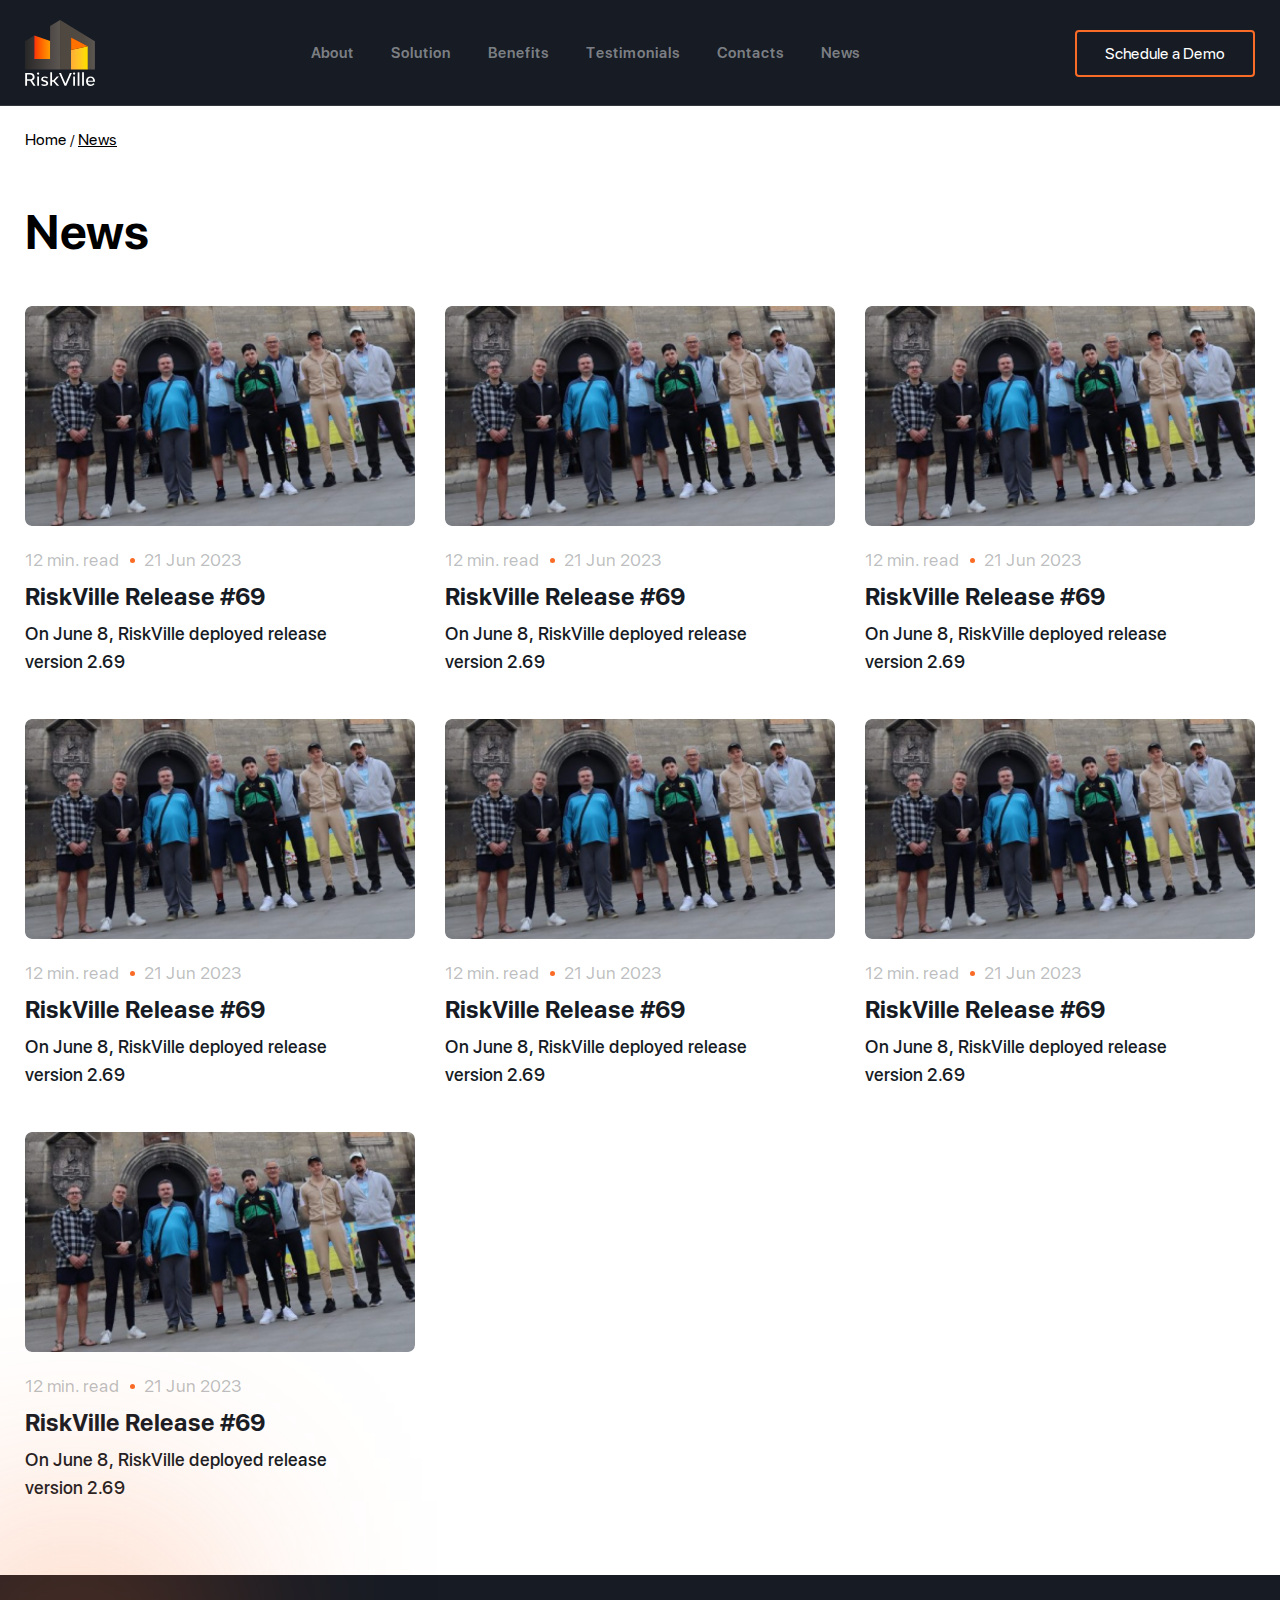
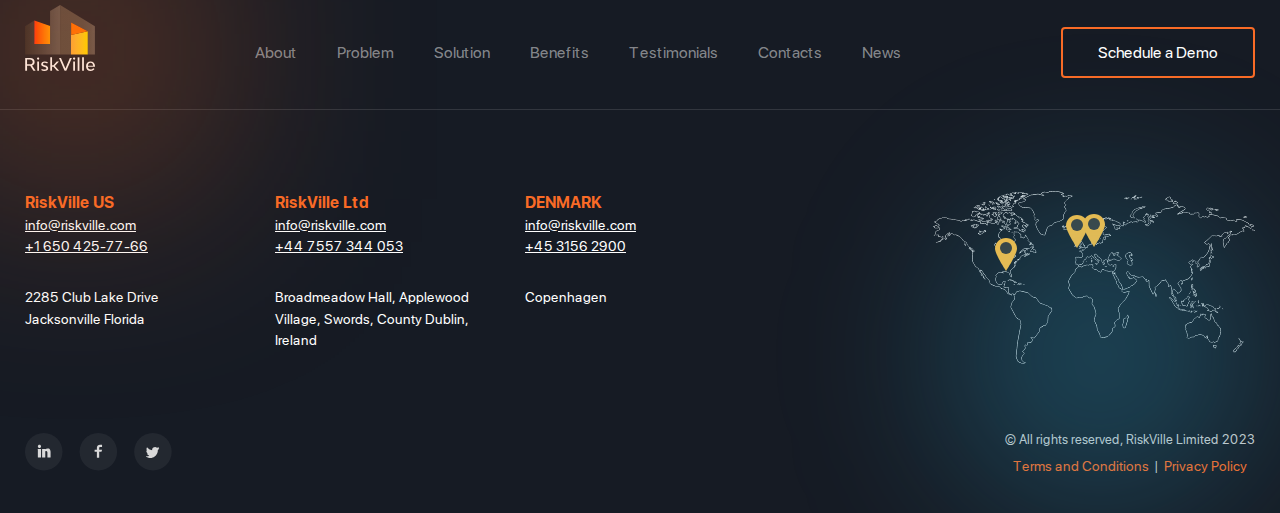
<file: news.html>
<!DOCTYPE html>
<html lang="en">

<head>
	<title>RiskVille</title>
	<meta charset="UTF-8">
	<meta name="format-detection" content="telephone=no">
	<!-- <style>body{opacity: 0;}</style> -->
	<link rel="stylesheet" href="css/style.min.css?_v=20230725163559">
	<link rel="shortcut icon" href="favicon.ico">
	<!-- <meta name="robots" content="noindex, nofollow"> -->
	<link rel="stylesheet" href="https://cdn.jsdelivr.net/npm/swiper@10/swiper-bundle.min.css?_v=20230725163559" />
	<meta name="viewport" content="width=device-width, initial-scale=1.0">
</head>

<body>
	<div id="loader">
		<div class="loader">
			<img src="img/logo.svg" alt="">
		</div>
	</div>
	<div class="wrapper" id="content">
		<header class="header header-news">
			<div class="header__container">
				<div class="header__logo">
					<a href="index.html">
						<img src="img/logo.svg" alt="logo">
					</a>
				</div>
				<div class="header__menu menu">
					<nav class="menu__body">
						<ul class="menu__list">
							<li class="menu__item">
								<a data-goto-header data-goto=".about" href="#about" class="menu__link">
									About
								</a>
							</li>
							<li class="menu__item">
								<a data-goto-header data-goto=".features" href="features" class="menu__link">
									Solution
								</a>
							</li>
							<li class="menu__item">
								<a data-goto-header data-goto=".benefits" href="#benefits" class="menu__link">
									Benefits
								</a>
							</li>
							<li class="menu__item">
								<a data-goto-header data-goto=".why-riskVille" href="#why-riskVille" class="menu__link">
									Testimonials
								</a>
							</li>
							<li class="menu__item">
								<a data-goto-header data-goto=".contacts" href="#contacts" class="menu__link">
									Contacts
								</a>
							</li>
							<li class="menu__item">
								<a href="news.html" class="menu__link">News</a>
							</li>
						</ul>
					</nav>
				</div>
				<a class="menu__button" data-goto-header data-goto=".contacts-page" href="#contacts">
					Schedule a Demo
				</a>
				<button type="button" class="menu__icon icon-menu"><span></span></button>
			</div>
		</header>
		<main class="page-news">
			<div class="page-news__container">
				<div class="page-news__name-location">
					<a href="index.html"> Home</a> / <a href="news.html"> News</a>
				</div>
				<h3 class="page-news__title">News</h3>
				<div class="page-news__items">
					<a href="read-more.html" class="page-news__item item-news">
						<div class="item-news__img" style="background-image: url('img/news.png')">
						</div>
						<div class="item-news__date">
							<span>12 min. read</span> <span>21 Jun 2023</span>
						</div>
						<h3 class="item-news__title">RiskVille release #69</h3>
						<p class="item-news__info">On June 8, RiskVille deployed release version 2.69</p>
					</a>
					<a href="read-more.html" class="page-news__item item-news">
						<div class="item-news__img" style="background-image: url('img/news.png')">
						</div>
						<div class="item-news__date">
							<span>12 min. read</span> <span>21 Jun 2023</span>
						</div>
						<h3 class="item-news__title">RiskVille release #69</h3>
						<p class="item-news__info">On June 8, RiskVille deployed release version 2.69</p>
					</a>
					<a href="read-more.html" class="page-news__item item-news">
						<div class="item-news__img" style="background-image: url('img/news.png')">
						</div>
						<div class="item-news__date">
							<span>12 min. read</span> <span>21 Jun 2023</span>
						</div>
						<h3 class="item-news__title">RiskVille release #69</h3>
						<p class="item-news__info">On June 8, RiskVille deployed release version 2.69</p>
					</a>
					<a href="read-more.html" class="page-news__item item-news">
						<div class="item-news__img" style="background-image: url('img/news.png')">
						</div>
						<div class="item-news__date">
							<span>12 min. read</span> <span>21 Jun 2023</span>
						</div>
						<h3 class="item-news__title">RiskVille release #69</h3>
						<p class="item-news__info">On June 8, RiskVille deployed release version 2.69</p>
					</a>
					<a href="read-more.html" class="page-news__item item-news">
						<div class="item-news__img" style="background-image: url('img/news.png')">
						</div>
						<div class="item-news__date">
							<span>12 min. read</span> <span>21 Jun 2023</span>
						</div>
						<h3 class="item-news__title">RiskVille release #69</h3>
						<p class="item-news__info">On June 8, RiskVille deployed release version 2.69</p>
					</a>
					<a href="read-more.html" class="page-news__item item-news">
						<div class="item-news__img" style="background-image: url('img/news.png')">
						</div>
						<div class="item-news__date">
							<span>12 min. read</span> <span>21 Jun 2023</span>
						</div>
						<h3 class="item-news__title">RiskVille release #69</h3>
						<p class="item-news__info">On June 8, RiskVille deployed release version 2.69</p>
					</a>
					<a href="read-more.html" class="page-news__item item-news">
						<div class="item-news__img" style="background-image: url('img/news.png')">
						</div>
						<div class="item-news__date">
							<span>12 min. read</span> <span>21 Jun 2023</span>
						</div>
						<h3 class="item-news__title">RiskVille release #69</h3>
						<p class="item-news__info">On June 8, RiskVille deployed release version 2.69</p>
					</a>
				</div>
			</div>
		</main>
		<footer class="footer">
			<div class="footer__container">
				<div class="footer__top ">
					<div class="footer__logo">
						<a href="" data-goto-header data-goto=".header__full-screen">
							<img src="img/logo.svg" alt="logo">
						</a>
					</div>
					<div class="footer__menu menu-footer">
						<div class="menu-footer__body">
							<ul class="menu-footer__list">
								<li class="menu-footer__item">
									<a data-goto-header data-goto=".about" href="#about" class="menu-footer__link">
										About
									</a>
								</li>
								<li class="menu-footer__item">
									<a data-goto-header data-goto=".problem" href="#about" class="menu-footer__link">
										Problem
									</a>
								</li>
								<li class="menu-footer__item">
									<a data-goto-header data-goto=".features" href="" class="menu-footer__link">
										Solution
									</a>
								</li>
								<li class="menu-footer__item">
									<a data-goto-header data-goto=".benefits" href="#benefits" class="menu-footer__link">
										Benefits
									</a>
								</li>
								<li class="menu-footer__item">
									<a data-goto-header data-goto=".why-riskVille" class="menu-footer__link" href="#why-riskVille">
										Testimonials
									</a>
								</li>
								<li class="menu-footer__item">
									<a data-goto-header data-goto=".contacts" class="menu-footer__link" href="#contacts">
										Contacts
									</a>
								</li>
								<li class="menu-footer__item">
									<a href="news.html" class="menu-footer__link">
										News
									</a>
								</li>
							</ul>
							<ul class="menu-footer__list2">
								<div class="menu-footer__item2">
									<a class="menu-footer__link" data-goto-header data-goto=".about" href="">About</a>
									<a class="menu-footer__link" data-goto-header data-goto=".features" href="">Solution</a>
									<a class="menu-footer__link" data-goto-header data-goto=".benefits" href="">Benefits</a>
								</div>
								<div class="menu-footer__item2">
									<a class="menu-footer__link" data-goto-header data-goto=".why-riskVille" href="">Testimonials</a>
									<a class="menu-footer__link" data-goto-header data-goto=".contacts" href="">Contacts</a>
									<a class="menu-footer__link" href="#news.html">News</a>
								</div>
							</ul>
						</div>
					</div>
					<div class="footer-page__button">
						<a href="#contacts" data-goto-header data-goto=".contacts" class="footer-page__btn btn-footer">Schedule
							a Demo</a>
					</div>
				</div>
				<div class="footer-bottom">
					<div class="footer-bottom__items">
						<div class="footer-bottom__item item-footer">
							<div class="item-footer__country">
								<span>RiskVille US</span>
							</div>
							<div class="item-footer__email">
								<a href="#">info@riskville.com</a>
							</div>
							<div class="item-footer__phone">
								<a href="tell:+16504257766">+1 650 425-77-66</a>
							</div>
							<div class="item-footer__text">
								<p>
									2285 Club Lake Drive Jacksonville Florida
								</p>
							</div>
						</div>
						<div class="footer-bottom__item item-footer">
							<div class="item-footer__country">
								<span> RiskVille Ltd</span>
							</div>
							<div class="item-footer__email">
								<a href="info@ riskville.com">info@riskville.com</a>
							</div>
							<div class="item-footer__phone">
								<a href="tell:+447557344053">+44 7557 344 053</a>
							</div>
							<div class="item-footer__text">
								<p>
									Broadmeadow Hall, Applewood Village, Swords, County Dublin, Ireland
								</p>
							</div>
						</div>
						<div class="footer-bottom__item item-footer">
							<div class="item-footer__country">
								<span>DENMARK</span>
							</div>
							<div class="item-footer__email">
								<a href="#">info@riskville.com</a>
							</div>
							<div class="item-footer__phone">
								<a href="tell:+4531562900">+45 3156 2900</a>
							</div>
							<div class="item-footer__text">
								<p>
									Copenhagen
								</p>
							</div>
						</div>
					</div>
					<div class="footer-bottom__map">
						<img src="img/footer-map.svg" alt="">
					</div>
				</div>
				<div class="footer-social">
					<div class="footer-social__icon">
						<a href=""><img src="img/linkedin.svg" alt=""></a>
						<a href=""><img src="img/facebook.svg" alt=""></a>
						<a href=""><img src="img/twitter.svg" alt=""></a>
					</div>
					<div class="footer-social__subtitle">
						<h3>© All rights reserved, RiskVille Limited 2023</h3>
						<div class="footer-social__links">
							<a href="terms-of-use.html">Terms and Conditions</a>
							<span>|</span>
							<a href="privacy-polycy.html">Privacy Policy</a>
						</div>
					</div>
				</div>
			</div>
			<div class="footer__dots1" data-prlx-mouse data-prlx-a="20" data-prlx-cx="10" data-prlx-cy="10" data-prlx-dxr></div>
			<div class="footer__dots2"></div>
		</footer>


	</div>
	<script src="js/app.min.js?_v=20230725163559"></script>
</body>

</html>
</file>
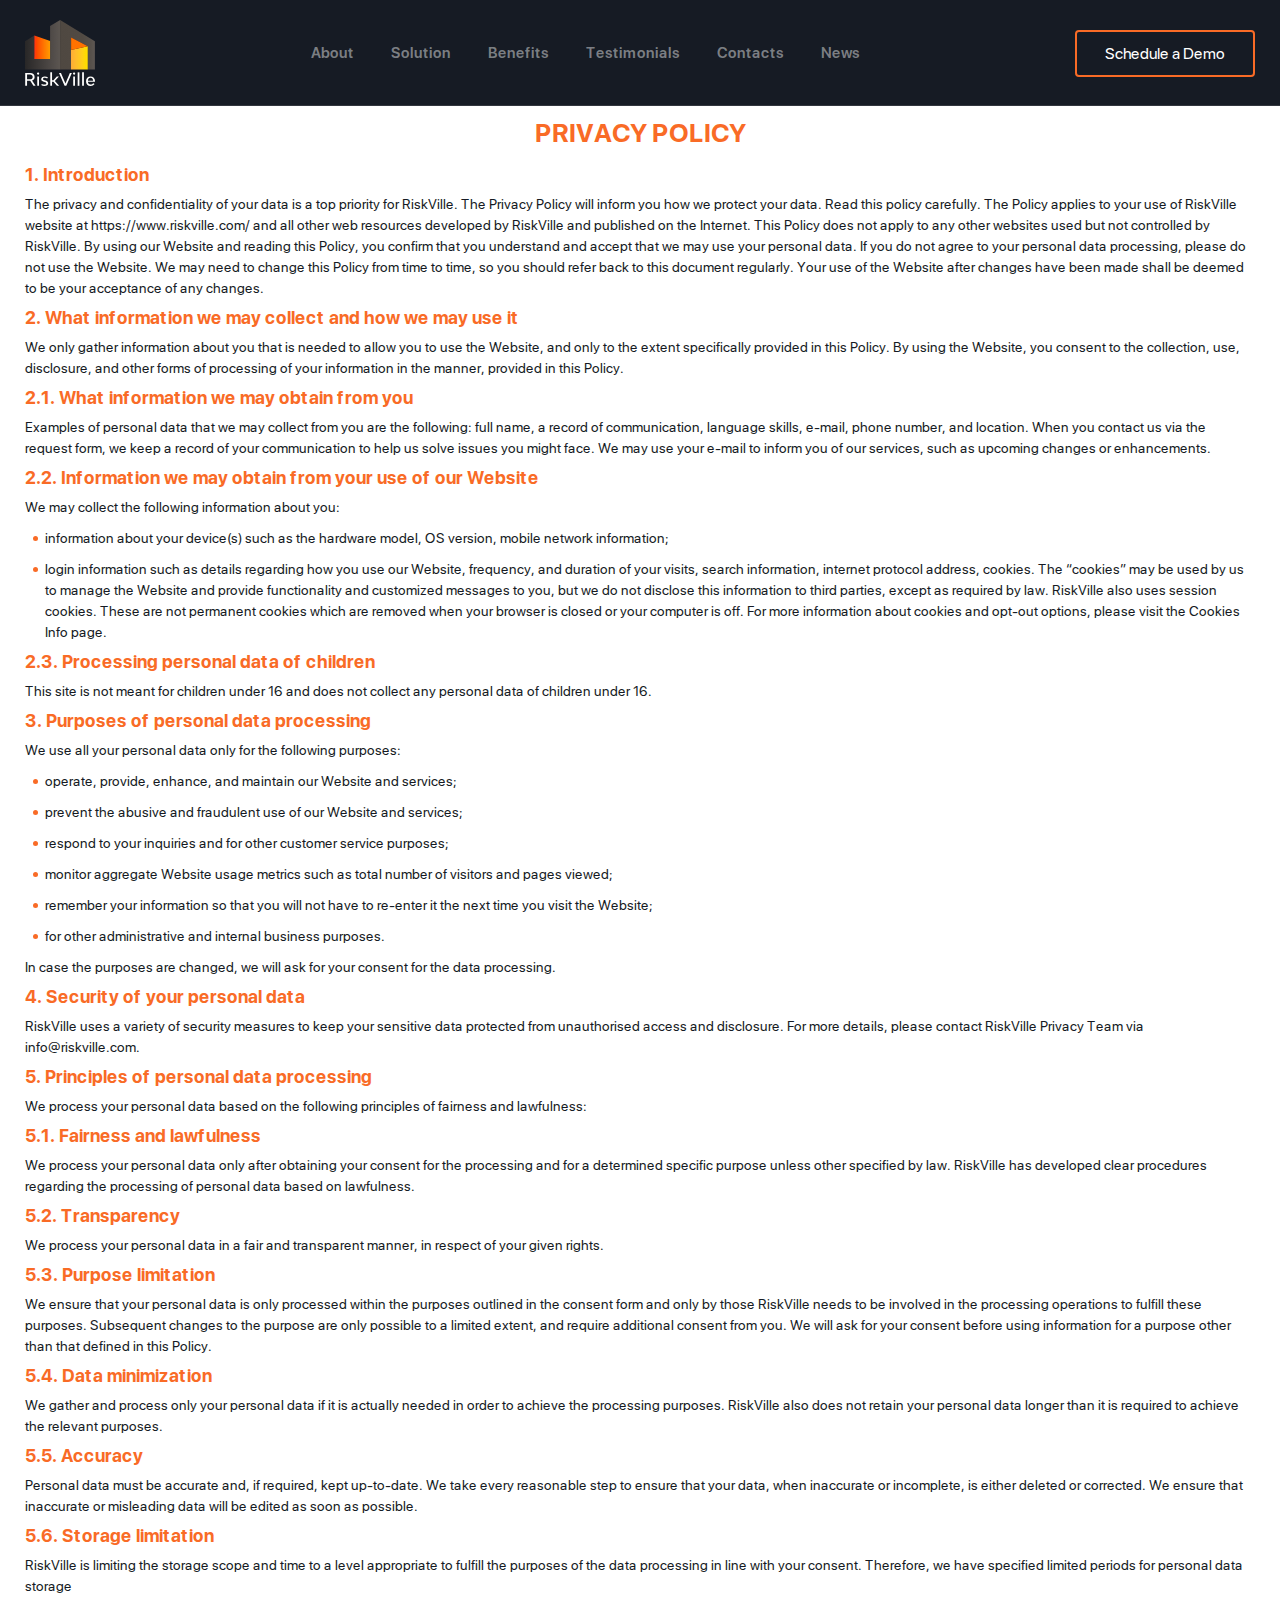
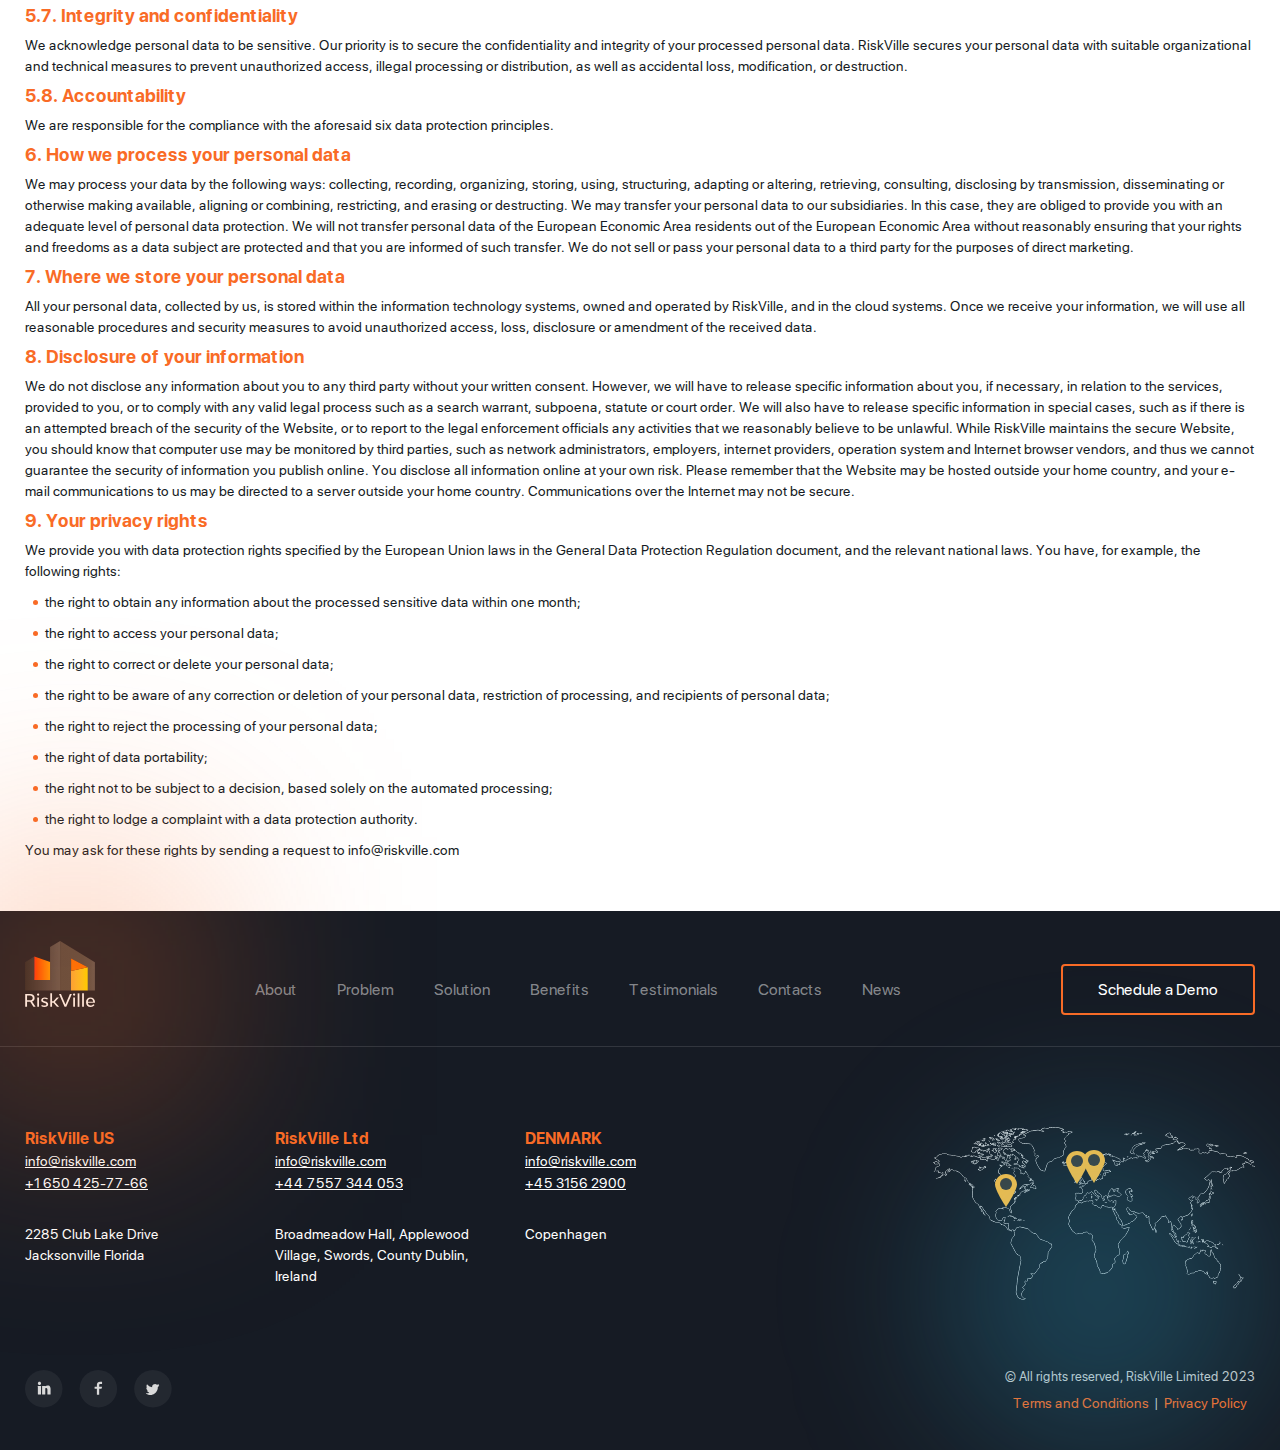
<file: privacy-polycy.html>
<!DOCTYPE html>
<html lang="en">

<head>
	<title>RiskVille</title>
	<meta charset="UTF-8">
	<meta name="format-detection" content="telephone=no">
	<!-- <style>body{opacity: 0;}</style> -->
	<link rel="stylesheet" href="css/style.min.css?_v=20230725163559">
	<link rel="shortcut icon" href="favicon.ico">
	<!-- <meta name="robots" content="noindex, nofollow"> -->
	<link rel="stylesheet" href="https://cdn.jsdelivr.net/npm/swiper@10/swiper-bundle.min.css?_v=20230725163559" />
	<meta name="viewport" content="width=device-width, initial-scale=1.0">
</head>

<body>
	<div id="loader">
		<div class="loader">
			<img src="img/logo.svg" alt="">
		</div>
	</div>
	<div class="wrapper" id="content">
		<header class="header header-news">
			<div class="header__container">
				<div class="header__logo">
					<a href="index.html">
						<img src="img/logo.svg" alt="logo">
					</a>
				</div>
				<div class="header__menu menu">
					<nav class="menu__body">
						<ul class="menu__list">
							<li class="menu__item">
								<a data-goto-header data-goto=".about" href="#about" class="menu__link">
									About
								</a>
							</li>
							<li class="menu__item">
								<a data-goto-header data-goto=".features" href="features" class="menu__link">
									Solution
								</a>
							</li>
							<li class="menu__item">
								<a data-goto-header data-goto=".benefits" href="#benefits" class="menu__link">
									Benefits
								</a>
							</li>
							<li class="menu__item">
								<a data-goto-header data-goto=".why-riskVille" href="#why-riskVille" class="menu__link">
									Testimonials
								</a>
							</li>
							<li class="menu__item">
								<a data-goto-header data-goto=".contacts" href="#contacts" class="menu__link">
									Contacts
								</a>
							</li>
							<li class="menu__item">
								<a href="news.html" class="menu__link">News</a>
							</li>
						</ul>
					</nav>
				</div>
				<a class="menu__button" data-goto-header data-goto=".contacts-page" href="#contacts">
					Schedule a Demo
				</a>
				<button type="button" class="menu__icon icon-menu"><span></span></button>
			</div>
		</header>
		<main class="privacy-policy__page">
			<div class="privacy-policy__container">
				<h2 class="privacy-policy__heading-main">
					PRIVACY POLICY
				</h2>
				<h3 class="privacy-policy__heading">
					1. Introduction
				</h3>
				<p>
					The privacy and confidentiality of your data is a top priority for RiskVille. The Privacy Policy will
					inform you how we protect your data. Read this policy carefully. The Policy applies to your use of
					RiskVille website at https://www.riskville.com/ and all other web resources developed by RiskVille and
					published on the Internet. This Policy does not apply to any other websites used but not controlled by
					RiskVille. By using our Website and reading this Policy, you confirm that you understand and accept that
					we may use your personal data. If you do not agree to your personal data processing, please do not use
					the Website. We may need to change this Policy from time to time, so you should refer back to this
					document regularly. Your use of the Website after changes have been made shall be deemed to be your
					acceptance of any changes.
				</p>
				<h3 class="privacy-policy__heading">
					2. What information we may collect and how we may use it
				</h3>
				<p>
					We only gather information about you that is needed to allow you to use the Website, and only to the
					extent specifically provided in this Policy. By using the Website, you consent to the collection, use,
					disclosure, and other forms of processing of your information in the manner, provided in this Policy.
				</p>
				<h3 class="privacy-policy__heading">
					2.1. What information we may obtain from you
				</h3>
				<p>
					Examples of personal data that we may collect from you are the following: full name, a record of
					communication, language skills, e-mail, phone number, and location.

					When you contact us via the request form, we keep a record of your communication to help us solve issues
					you might face. We may use your e-mail to inform you of our services, such as upcoming changes or
					enhancements.
				</p>
				<div class="privacy-policy__list">
					<h3 class="privacy-policy__heading">
						2.2. Information we may obtain from your use of our Website
					</h3>
					<p>
						We may collect the following information about you:
					</p>
					<ul>
						<li>
							information about your device(s) such as the hardware model, OS version, mobile network
							information;
						</li>
						<li>
							login information such as details regarding how you use our Website, frequency, and duration of
							your visits, search information, internet protocol address, cookies. The “cookies” may be used
							by us to manage the Website and provide functionality and customized messages to you, but we do
							not disclose this information to third parties, except as required by law. RiskVille also uses
							session cookies. These are not permanent cookies which are removed when your browser is closed
							or your computer is off. For more information about cookies and opt-out options, please visit
							the Cookies Info page.
						</li>
					</ul>
				</div>
				<h3 class="privacy-policy__heading">
					2.3. Processing personal data of children
				</h3>
				<p>
					This site is not meant for children under 16 and does not collect any personal data of children under
					16.
				</p>
				<div class="privacy-policy__list">
					<h3 class="privacy-policy__heading">
						3. Purposes of personal data processing
					</h3>
					<p>
						We use all your personal data only for the following purposes:
					</p>
					<ul>
						<li>
							operate, provide, enhance, and maintain our Website and services;
						</li>
						<li>
							prevent the abusive and fraudulent use of our Website and services;
						</li>
						<li>
							respond to your inquiries and for other customer service purposes;
						</li>
						<li>
							monitor aggregate Website usage metrics such as total number of visitors and pages viewed;
						</li>
						<li>
							remember your information so that you will not have to re-enter it the next time you visit the
							Website;
						</li>
						<li>
							for other administrative and internal business purposes.
						</li>
					</ul>
					<p>
						In case the purposes are changed, we will ask for your consent for the data processing.
					</p>
				</div>
				<h3 class="privacy-policy__heading">
					4. Security of your personal data
				</h3>
				<p>
					RiskVille uses a variety of security measures to keep your sensitive data protected from unauthorised
					access and disclosure. For more details, please contact RiskVille Privacy Team via info@riskville.com.
				</p>
				<h3 class="privacy-policy__heading">
					5. Principles of personal data processing
				</h3>
				<p>
					We process your personal data based on the following principles of fairness and lawfulness:
				</p>
				<h3 class="privacy-policy__heading">
					5.1. Fairness and lawfulness
				</h3>
				<p>
					We process your personal data only after obtaining your consent for the processing and for a determined
					specific purpose unless other specified by law. RiskVille has developed clear procedures regarding the
					processing of personal data based on lawfulness.
				</p>
				<h3 class="privacy-policy__heading">
					5.2. Transparency
				</h3>
				<p>
					We process your personal data in a fair and transparent manner, in respect of your given rights.
				</p>
				<h3 class="privacy-policy__heading">
					5.3. Purpose limitation
				</h3>
				<p>
					We ensure that your personal data is only processed within the purposes outlined in the consent form and
					only by those RiskVille needs to be involved in the processing operations to fulfill these purposes.
					Subsequent changes to the purpose are only possible to a limited extent, and require additional consent
					from you.

					We will ask for your consent before using information for a purpose other than that defined in this
					Policy.
				</p>
				<h3 class="privacy-policy__heading">
					5.4. Data minimization
				</h3>
				<p>
					We gather and process only your personal data if it is actually needed in order to achieve the
					processing purposes. RiskVille also does not retain your personal data longer than it is required to
					achieve the relevant purposes.
				</p>
				<h3 class="privacy-policy__heading">
					5.5. Accuracy
				</h3>
				<p>
					Personal data must be accurate and, if required, kept up-to-date. We take every reasonable step to
					ensure that your data, when inaccurate or incomplete, is either deleted or corrected. We ensure that
					inaccurate or misleading data will be edited as soon as possible.
				</p>
				<h3 class="privacy-policy__heading">
					5.6. Storage limitation
				</h3>
				<p>
					RiskVille is limiting the storage scope and time to a level appropriate to fulfill the purposes of the
					data processing in line with your consent. Therefore, we have specified limited periods for personal
					data storage
				</p>
				<h3 class="privacy-policy__heading">
					5.7. Integrity and confidentiality
				</h3>
				<p>
					We acknowledge personal data to be sensitive. Our priority is to secure the confidentiality and
					integrity of your processed personal data. RiskVille secures your personal data with suitable
					organizational and technical measures to prevent unauthorized access, illegal processing or
					distribution, as well as accidental loss, modification, or destruction.
				</p>
				<h3 class="privacy-policy__heading">
					5.8. Accountability

				</h3>
				<p>
					We are responsible for the compliance with the aforesaid six data protection principles.
				</p>
				<h3 class="privacy-policy__heading">
					6. How we process your personal data
				</h3>
				<p>
					We may process your data by the following ways: collecting, recording, organizing, storing, using,
					structuring, adapting or altering, retrieving, consulting, disclosing by transmission, disseminating or
					otherwise making available, aligning or combining, restricting, and erasing or destructing. We may
					transfer your personal data to our subsidiaries. In this case, they are obliged to provide you with an
					adequate level of personal data protection. We will not transfer personal data of the European Economic
					Area residents out of the European Economic Area without reasonably ensuring that your rights and
					freedoms as a data subject are protected and that you are informed of such transfer. We do not sell or
					pass your personal data to a third party for the purposes of direct marketing.
				</p>
				<h3 class="privacy-policy__heading">
					7. Where we store your personal data
				</h3>
				<p>
					All your personal data, collected by us, is stored within the information technology systems, owned and
					operated by RiskVille, and in the cloud systems. Once we receive your information, we will use all
					reasonable procedures and security measures to avoid unauthorized access, loss, disclosure or amendment
					of the received data.
				</p>
				<h3 class="privacy-policy__heading">
					8. Disclosure of your information
				</h3>
				<p>
					We do not disclose any information about you to any third party without your written consent. However,
					we will have to release specific information about you, if necessary, in relation to the services,
					provided to you, or to comply with any valid legal process such as a search warrant, subpoena, statute
					or court order. We will also have to release specific information in special cases, such as if there is
					an attempted breach of the security of the Website, or to report to the legal enforcement officials any
					activities that we reasonably believe to be unlawful. While RiskVille maintains the secure Website, you
					should know that computer use may be monitored by third parties, such as network administrators,
					employers, internet providers, operation system and Internet browser vendors, and thus we cannot
					guarantee the security of information you publish online. You disclose all information online at your
					own risk. Please remember that the Website may be hosted outside your home country, and your e-mail
					communications to us may be directed to a server outside your home country. Communications over the
					Internet may not be secure.
				</p>
				<div class="privacy-policy__list">
					<h3 class="privacy-policy__heading">
						9. Your privacy rights
					</h3>
					<p>
						We provide you with data protection rights specified by the European Union laws in the General Data
						Protection Regulation document, and the relevant national laws. You have, for example, the following
						rights:
					</p>
					<ul>
						<li>
							the right to obtain any information about the processed sensitive data within one month;
						</li>
						<li>
							the right to access your personal data;
						</li>
						<li>
							the right to correct or delete your personal data;
						</li>
						<li>
							the right to be aware of any correction or deletion of your personal data, restriction of
							processing, and recipients of personal data;
						</li>
						<li>
							the right to reject the processing of your personal data;
						</li>
						<li>
							the right of data portability;
						</li>
						<li>
							the right not to be subject to a decision, based solely on the automated processing;
						</li>
						<li>
							the right to lodge a complaint with a data protection authority.
						</li>
					</ul>
					<p>
						You may ask for these rights by sending a request to <a href="#">info@riskville.com</a>
					</p>
				</div>
			</div>
		</main>
		<footer class="footer">
			<div class="footer__container">
				<div class="footer__top ">
					<div class="footer__logo">
						<a href="" data-goto-header data-goto=".header__full-screen">
							<img src="img/logo.svg" alt="logo">
						</a>
					</div>
					<div class="footer__menu menu-footer">
						<div class="menu-footer__body">
							<ul class="menu-footer__list">
								<li class="menu-footer__item">
									<a data-goto-header data-goto=".about" href="#about" class="menu-footer__link">
										About
									</a>
								</li>
								<li class="menu-footer__item">
									<a data-goto-header data-goto=".problem" href="#about" class="menu-footer__link">
										Problem
									</a>
								</li>
								<li class="menu-footer__item">
									<a data-goto-header data-goto=".features" href="" class="menu-footer__link">
										Solution
									</a>
								</li>
								<li class="menu-footer__item">
									<a data-goto-header data-goto=".benefits" href="#benefits" class="menu-footer__link">
										Benefits
									</a>
								</li>
								<li class="menu-footer__item">
									<a data-goto-header data-goto=".why-riskVille" class="menu-footer__link" href="#why-riskVille">
										Testimonials
									</a>
								</li>
								<li class="menu-footer__item">
									<a data-goto-header data-goto=".contacts" class="menu-footer__link" href="#contacts">
										Contacts
									</a>
								</li>
								<li class="menu-footer__item">
									<a href="news.html" class="menu-footer__link">
										News
									</a>
								</li>
							</ul>
							<ul class="menu-footer__list2">
								<div class="menu-footer__item2">
									<a class="menu-footer__link" data-goto-header data-goto=".about" href="">About</a>
									<a class="menu-footer__link" data-goto-header data-goto=".features" href="">Solution</a>
									<a class="menu-footer__link" data-goto-header data-goto=".benefits" href="">Benefits</a>
								</div>
								<div class="menu-footer__item2">
									<a class="menu-footer__link" data-goto-header data-goto=".why-riskVille" href="">Testimonials</a>
									<a class="menu-footer__link" data-goto-header data-goto=".contacts" href="">Contacts</a>
									<a class="menu-footer__link" href="#news.html">News</a>
								</div>
							</ul>
						</div>
					</div>
					<div class="footer-page__button">
						<a href="#contacts" data-goto-header data-goto=".contacts" class="footer-page__btn btn-footer">Schedule
							a Demo</a>
					</div>
				</div>
				<div class="footer-bottom">
					<div class="footer-bottom__items">
						<div class="footer-bottom__item item-footer">
							<div class="item-footer__country">
								<span>RiskVille US</span>
							</div>
							<div class="item-footer__email">
								<a href="#">info@riskville.com</a>
							</div>
							<div class="item-footer__phone">
								<a href="tell:+16504257766">+1 650 425-77-66</a>
							</div>
							<div class="item-footer__text">
								<p>
									2285 Club Lake Drive Jacksonville Florida
								</p>
							</div>
						</div>
						<div class="footer-bottom__item item-footer">
							<div class="item-footer__country">
								<span> RiskVille Ltd</span>
							</div>
							<div class="item-footer__email">
								<a href="info@ riskville.com">info@riskville.com</a>
							</div>
							<div class="item-footer__phone">
								<a href="tell:+447557344053">+44 7557 344 053</a>
							</div>
							<div class="item-footer__text">
								<p>
									Broadmeadow Hall, Applewood Village, Swords, County Dublin, Ireland
								</p>
							</div>
						</div>
						<div class="footer-bottom__item item-footer">
							<div class="item-footer__country">
								<span>DENMARK</span>
							</div>
							<div class="item-footer__email">
								<a href="#">info@riskville.com</a>
							</div>
							<div class="item-footer__phone">
								<a href="tell:+4531562900">+45 3156 2900</a>
							</div>
							<div class="item-footer__text">
								<p>
									Copenhagen
								</p>
							</div>
						</div>
					</div>
					<div class="footer-bottom__map">
						<img src="img/footer-map.svg" alt="">
					</div>
				</div>
				<div class="footer-social">
					<div class="footer-social__icon">
						<a href=""><img src="img/linkedin.svg" alt=""></a>
						<a href=""><img src="img/facebook.svg" alt=""></a>
						<a href=""><img src="img/twitter.svg" alt=""></a>
					</div>
					<div class="footer-social__subtitle">
						<h3>© All rights reserved, RiskVille Limited 2023</h3>
						<div class="footer-social__links">
							<a href="terms-of-use.html">Terms and Conditions</a>
							<span>|</span>
							<a href="privacy-polycy.html">Privacy Policy</a>
						</div>
					</div>
				</div>
			</div>
			<div class="footer__dots1" data-prlx-mouse data-prlx-a="20" data-prlx-cx="10" data-prlx-cy="10" data-prlx-dxr></div>
			<div class="footer__dots2"></div>
		</footer>


	</div>
	<script src="js/app.min.js?_v=20230725163559"></script>
</body>

</html>
</file>
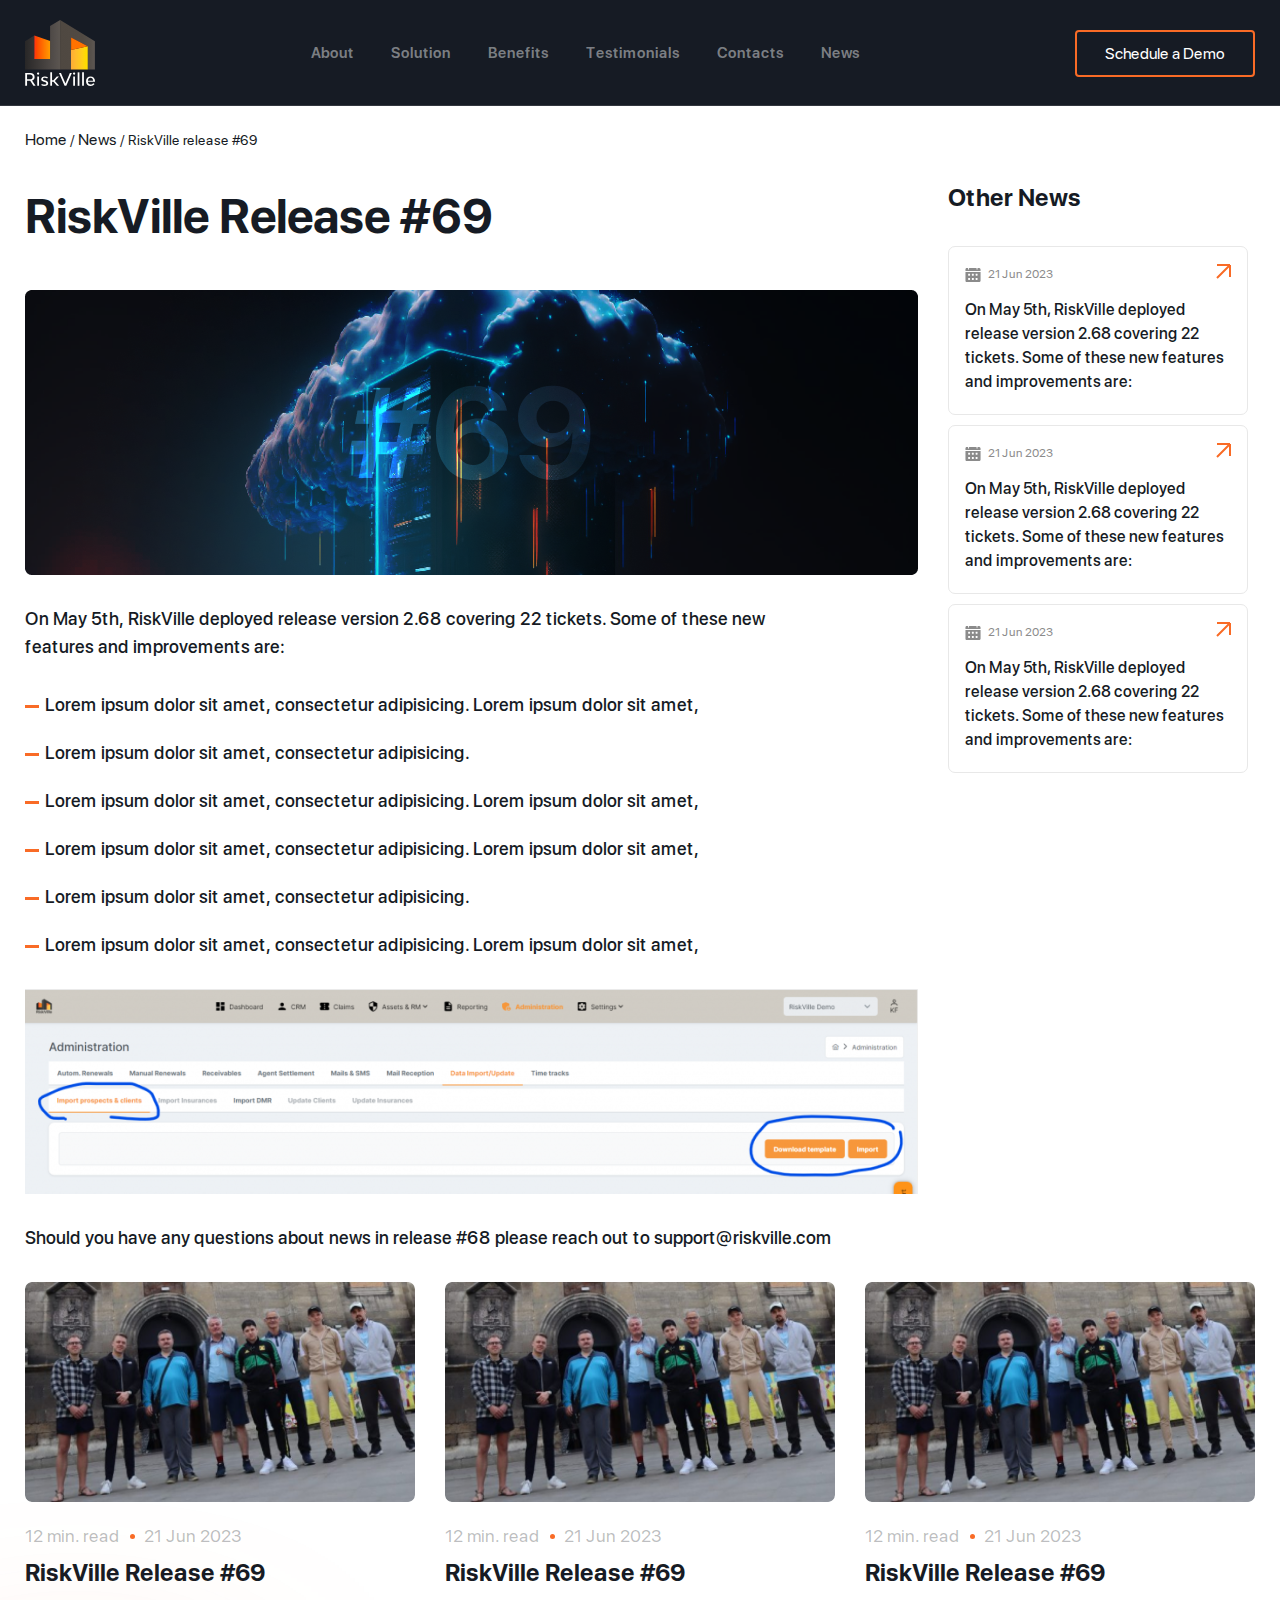
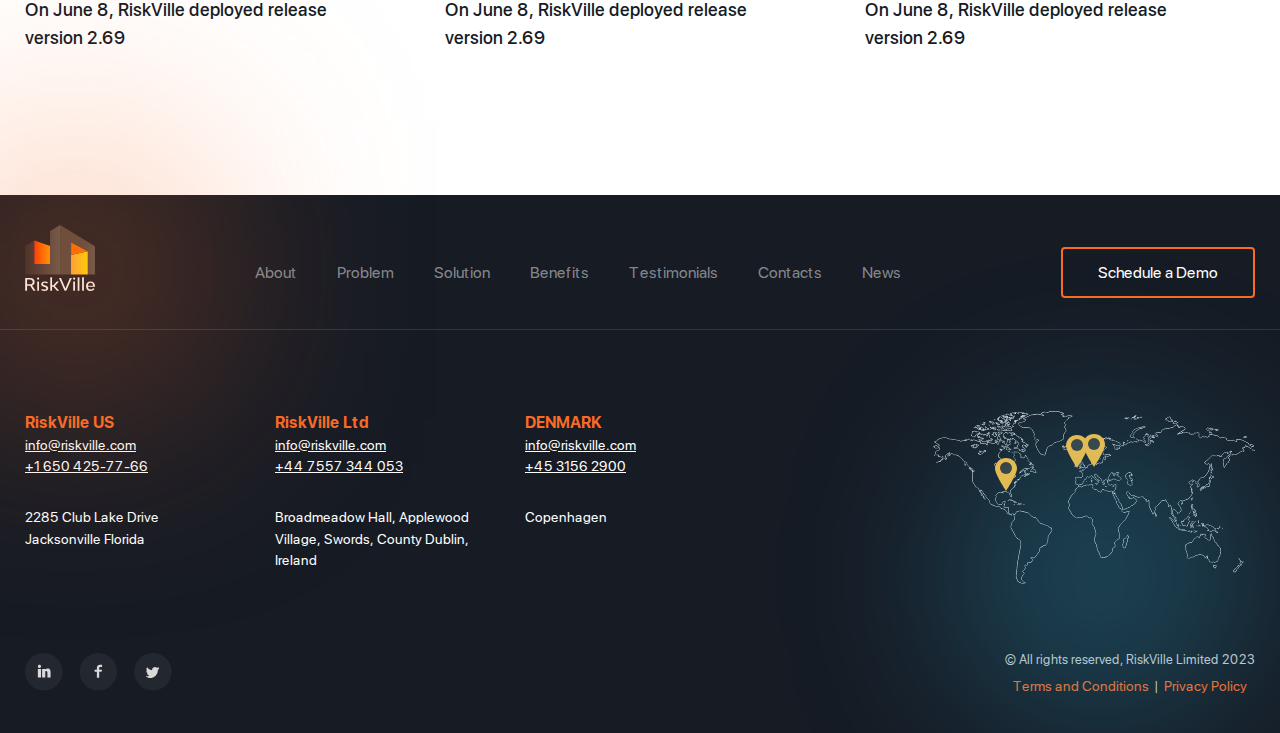
<file: read-more.html>
<!DOCTYPE html>
<html lang="en">

<head>
	<title>RiskVille</title>
	<meta charset="UTF-8">
	<meta name="format-detection" content="telephone=no">
	<!-- <style>body{opacity: 0;}</style> -->
	<link rel="stylesheet" href="css/style.min.css?_v=20230725163559">
	<link rel="shortcut icon" href="favicon.ico">
	<!-- <meta name="robots" content="noindex, nofollow"> -->
	<link rel="stylesheet" href="https://cdn.jsdelivr.net/npm/swiper@10/swiper-bundle.min.css?_v=20230725163559" />
	<meta name="viewport" content="width=device-width, initial-scale=1.0">
</head>

<body>
	<div id="loader">
		<div class="loader">
			<img src="img/logo.svg" alt="">
		</div>
	</div>
	<div class="wrapper" id="content">
		<header class="header header-news">
			<div class="header__container">
				<div class="header__logo">
					<a href="index.html">
						<img src="img/logo.svg" alt="logo">
					</a>
				</div>
				<div class="header__menu menu">
					<nav class="menu__body">
						<ul class="menu__list">
							<li class="menu__item">
								<a data-goto-header data-goto=".about" href="#about" class="menu__link">
									About
								</a>
							</li>
							<li class="menu__item">
								<a data-goto-header data-goto=".features" href="#features" class="menu__link">
									Solution
								</a>
							</li>
							<li class="menu__item">
								<a data-goto-header data-goto=".benefits" href="#benefits" class="menu__link">
									Benefits
								</a>
							</li>
							<li class="menu__item">
								<a data-goto-header data-goto=".why-riskVille" href="#why-riskVille" class="menu__link">
									Testimonials
								</a>
							</li>
							<li class="menu__item">
								<a data-goto-header data-goto=".contacts" href="#contacts" class="menu__link">
									Contacts
								</a>
							</li>
							<li class="menu__item">
								<a href="news.html" class="menu__link">News</a>
							</li>
						</ul>
					</nav>
				</div>
				<a class="menu__button" data-goto-header data-goto=".contacts-page" href="#contacts">
					Schedule a Demo
				</a>
				<button type="button" class="menu__icon icon-menu"><span></span></button>
			</div>
		</header>
		<main class="read-more">
			<div class="read-more__container">
				<div class="read-more__box">
					<div class="read-more__main-news main-news">
						<div class="main-news__name-location">
							<a href="index.html"> Home</a> / <a href="news.html">News</a> /
							<span>RiskVille release #69</span>
						</div>
						<h3 class="main-news__title">RiskVille release #69</h3>
						<div class="main-news__first-img">
							<img src="img/main-news.png" alt="">
						</div>
						<p class="main-news__text">
							On May 5th, RiskVille deployed release version 2.68 covering 22 tickets. Some of these new
							features
							and improvements are:
						</p>
						<ul class="main-news__info-list">
							<li class="main-news__info-item">Lorem ipsum dolor sit amet, consectetur adipisicing. Lorem
								ipsum
								dolor sit amet,
							</li>
							<li class="main-news__info-item">Lorem ipsum dolor sit amet, consectetur adipisicing.</li>
							<li class="main-news__info-item">Lorem ipsum dolor sit amet, consectetur adipisicing. Lorem
								ipsum
								dolor sit amet,
							</li>
							<li class="main-news__info-item">Lorem ipsum dolor sit amet, consectetur adipisicing. Lorem
								ipsum
								dolor sit amet,
							</li>
							<li class="main-news__info-item">Lorem ipsum dolor sit amet, consectetur adipisicing.</li>
							<li class="main-news__info-item">Lorem ipsum dolor sit amet, consectetur adipisicing. Lorem
								ipsum
								dolor sit amet,
							</li>
						</ul>
						<div class="main-news__second-img">
							<img src="img/main-news2.png" alt="" width="100%">
						</div>
						<p class="main-news__question">Should you have any questions about news in release #68 please reach
							out
							to support@riskville.com
						</p>
					</div>
					<div class="read-more__other-news other-news">
						<h3 class="other-news__title">other news</h3>
						<div class="other-news__items">
							<div class="other-news__item other-item">
								<a href="">
									<div class="other-item__date">21 Jun 2023</div>
									<p class="other-item__text">
										On May 5th, RiskVille deployed release version 2.68 covering 22 tickets. Some of
										these
										new features and improvements are:
									</p>
									<img src="img/other-icon.svg" class="other-item__icon">
								</a>
							</div>
							<div class="other-news__item other-item">
								<a href="">
									<div class="other-item__date">21 Jun 2023</div>
									<p class="other-item__text">
										On May 5th, RiskVille deployed release version 2.68 covering 22 tickets. Some of
										these
										new features and improvements are:
									</p>
									<img src="img/other-icon.svg" class="other-item__icon">
								</a>
							</div>
							<div class="other-news__item other-item">
								<a href="">
									<div class="other-item__date">21 Jun 2023</div>
									<p class="other-item__text">
										On May 5th, RiskVille deployed release version 2.68 covering 22 tickets. Some of
										these
										new features and improvements are:
									</p>
									<img src="img/other-icon.svg" class="other-item__icon">
								</a>
							</div>
						</div>
					</div>
				</div>
				<div class="read-more__items">
					<a href="read-more.html" class="read-more__item item-news">
						<div class="item-news__img" style="background-image: url('img/news.png')">
						</div>
						<div class="item-news__date">
							<span>12 min. read</span> <span>21 Jun 2023</span>
						</div>
						<h3 class="item-news__title">RiskVille release #69</h3>
						<p class="item-news__info">On June 8, RiskVille deployed release version 2.69</p>
					</a>
					<a href="read-more.html" class="read-more__item item-news">
						<div class="item-news__img" style="background-image: url('img/news.png')">
						</div>
						<div class="item-news__date">
							<span>12 min. read</span> <span>21 Jun 2023</span>
						</div>
						<h3 class="item-news__title">RiskVille release #69</h3>
						<p class="item-news__info">On June 8, RiskVille deployed release version 2.69</p>
					</a>
					<a href="read-more.html" class="read-more__item item-news">
						<div class="item-news__img" style="background-image: url('img/news.png')">
						</div>
						<div class="item-news__date">
							<span>12 min. read</span> <span>21 Jun 2023</span>
						</div>
						<h3 class="item-news__title">RiskVille release #69</h3>
						<p class="item-news__info">On June 8, RiskVille deployed release version 2.69</p>
					</a>
				</div>
			</div>
		</main>
		<footer class="footer">
			<div class="footer__container">
				<div class="footer__top ">
					<div class="footer__logo">
						<a href="" data-goto-header data-goto=".header__full-screen">
							<img src="img/logo.svg" alt="logo">
						</a>
					</div>
					<div class="footer__menu menu-footer">
						<div class="menu-footer__body">
							<ul class="menu-footer__list">
								<li class="menu-footer__item">
									<a data-goto-header data-goto=".about" href="#about" class="menu-footer__link">
										About
									</a>
								</li>
								<li class="menu-footer__item">
									<a data-goto-header data-goto=".problem" href="#about" class="menu-footer__link">
										Problem
									</a>
								</li>
								<li class="menu-footer__item">
									<a data-goto-header data-goto=".features" href="" class="menu-footer__link">
										Solution
									</a>
								</li>
								<li class="menu-footer__item">
									<a data-goto-header data-goto=".benefits" href="#benefits" class="menu-footer__link">
										Benefits
									</a>
								</li>
								<li class="menu-footer__item">
									<a data-goto-header data-goto=".why-riskVille" class="menu-footer__link" href="#why-riskVille">
										Testimonials
									</a>
								</li>
								<li class="menu-footer__item">
									<a data-goto-header data-goto=".contacts" class="menu-footer__link" href="#contacts">
										Contacts
									</a>
								</li>
								<li class="menu-footer__item">
									<a href="news.html" class="menu-footer__link">
										News
									</a>
								</li>
							</ul>
							<ul class="menu-footer__list2">
								<div class="menu-footer__item2">
									<a class="menu-footer__link" data-goto-header data-goto=".about" href="">About</a>
									<a class="menu-footer__link" data-goto-header data-goto=".features" href="">Solution</a>
									<a class="menu-footer__link" data-goto-header data-goto=".benefits" href="">Benefits</a>
								</div>
								<div class="menu-footer__item2">
									<a class="menu-footer__link" data-goto-header data-goto=".why-riskVille" href="">Testimonials</a>
									<a class="menu-footer__link" data-goto-header data-goto=".contacts" href="">Contacts</a>
									<a class="menu-footer__link" href="#news.html">News</a>
								</div>
							</ul>
						</div>
					</div>
					<div class="footer-page__button">
						<a href="#contacts" data-goto-header data-goto=".contacts" class="footer-page__btn btn-footer">Schedule
							a Demo</a>
					</div>
				</div>
				<div class="footer-bottom">
					<div class="footer-bottom__items">
						<div class="footer-bottom__item item-footer">
							<div class="item-footer__country">
								<span>RiskVille US</span>
							</div>
							<div class="item-footer__email">
								<a href="#">info@riskville.com</a>
							</div>
							<div class="item-footer__phone">
								<a href="tell:+16504257766">+1 650 425-77-66</a>
							</div>
							<div class="item-footer__text">
								<p>
									2285 Club Lake Drive Jacksonville Florida
								</p>
							</div>
						</div>
						<div class="footer-bottom__item item-footer">
							<div class="item-footer__country">
								<span> RiskVille Ltd</span>
							</div>
							<div class="item-footer__email">
								<a href="info@ riskville.com">info@riskville.com</a>
							</div>
							<div class="item-footer__phone">
								<a href="tell:+447557344053">+44 7557 344 053</a>
							</div>
							<div class="item-footer__text">
								<p>
									Broadmeadow Hall, Applewood Village, Swords, County Dublin, Ireland
								</p>
							</div>
						</div>
						<div class="footer-bottom__item item-footer">
							<div class="item-footer__country">
								<span>DENMARK</span>
							</div>
							<div class="item-footer__email">
								<a href="#">info@riskville.com</a>
							</div>
							<div class="item-footer__phone">
								<a href="tell:+4531562900">+45 3156 2900</a>
							</div>
							<div class="item-footer__text">
								<p>
									Copenhagen
								</p>
							</div>
						</div>
					</div>
					<div class="footer-bottom__map">
						<img src="img/footer-map.svg" alt="">
					</div>
				</div>
				<div class="footer-social">
					<div class="footer-social__icon">
						<a href=""><img src="img/linkedin.svg" alt=""></a>
						<a href=""><img src="img/facebook.svg" alt=""></a>
						<a href=""><img src="img/twitter.svg" alt=""></a>
					</div>
					<div class="footer-social__subtitle">
						<h3>© All rights reserved, RiskVille Limited 2023</h3>
						<div class="footer-social__links">
							<a href="terms-of-use.html">Terms and Conditions</a>
							<span>|</span>
							<a href="privacy-polycy.html">Privacy Policy</a>
						</div>
					</div>
				</div>
			</div>
			<div class="footer__dots1" data-prlx-mouse data-prlx-a="20" data-prlx-cx="10" data-prlx-cy="10" data-prlx-dxr></div>
			<div class="footer__dots2"></div>
		</footer>


	</div>
	<script src="js/app.min.js?_v=20230725163559"></script>
</body>

</html>
</file>
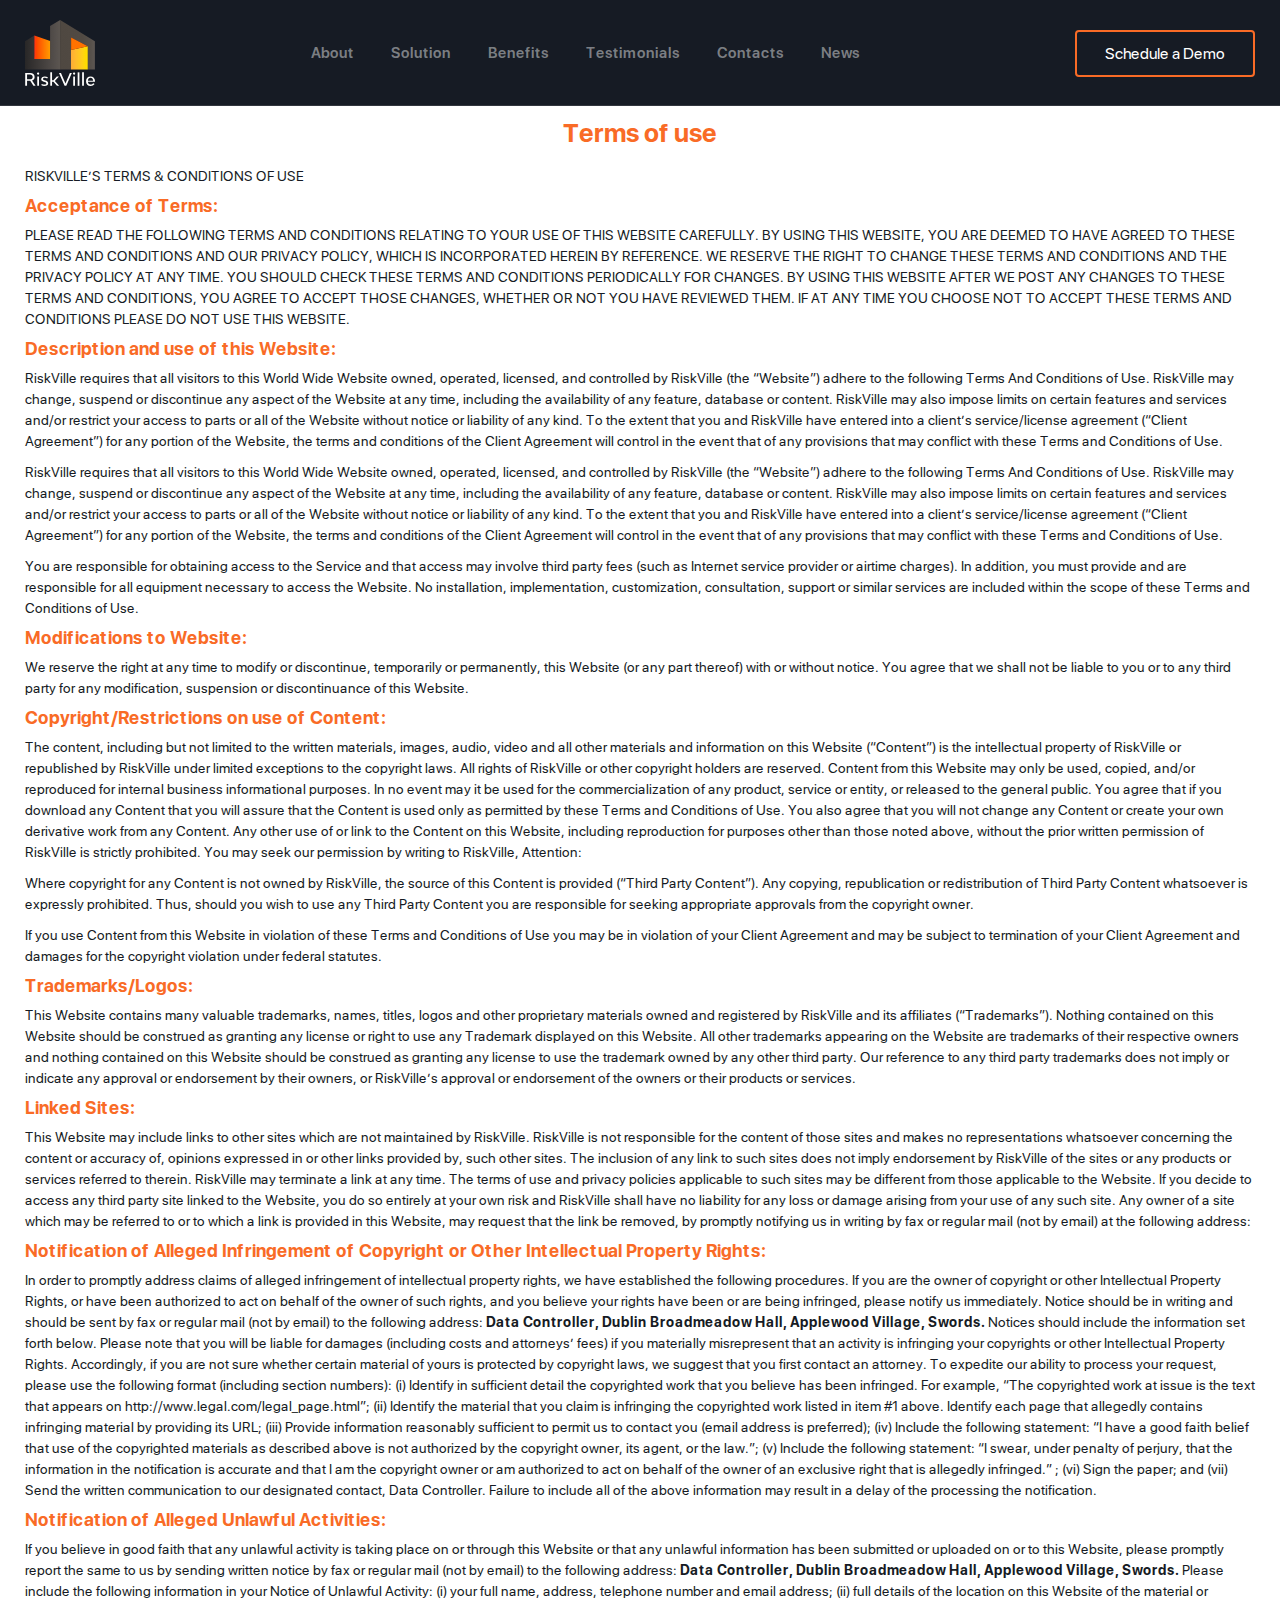
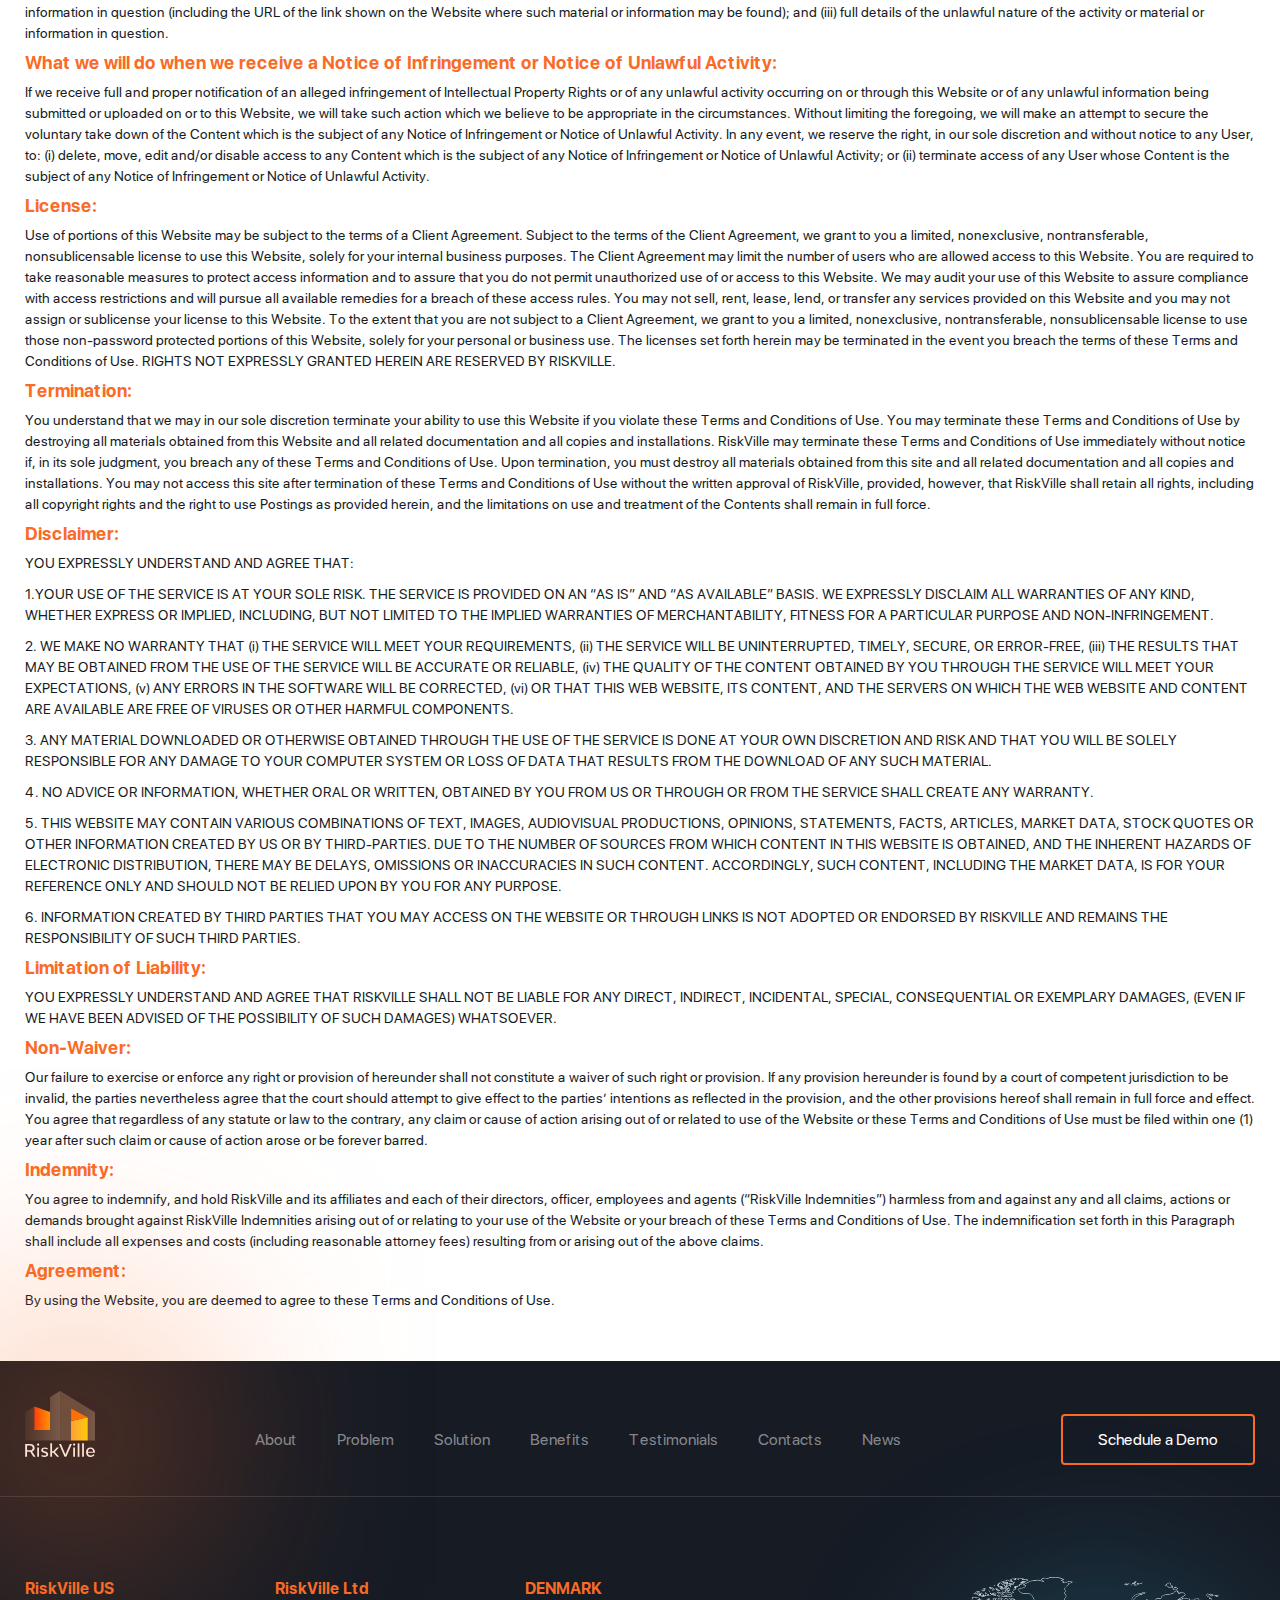
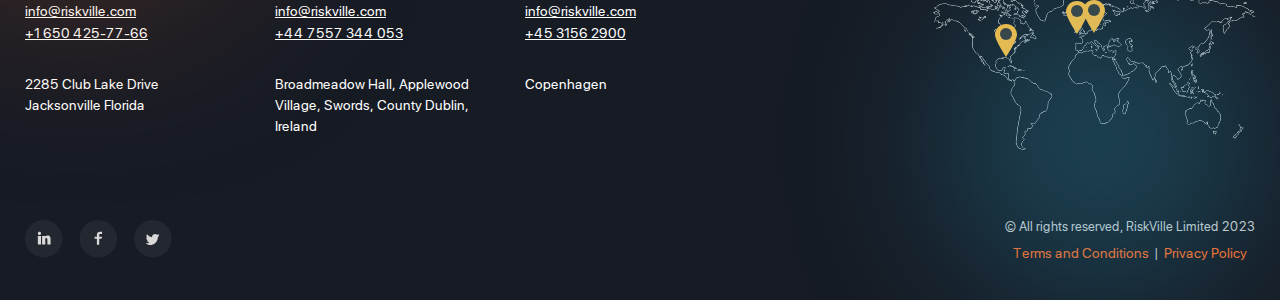
<file: terms-of-use.html>
<!DOCTYPE html>
<html lang="en">

<head>
	<title>RiskVille</title>
	<meta charset="UTF-8">
	<meta name="format-detection" content="telephone=no">
	<!-- <style>body{opacity: 0;}</style> -->
	<link rel="stylesheet" href="css/style.min.css?_v=20230725163559">
	<link rel="shortcut icon" href="favicon.ico">
	<!-- <meta name="robots" content="noindex, nofollow"> -->
	<link rel="stylesheet" href="https://cdn.jsdelivr.net/npm/swiper@10/swiper-bundle.min.css?_v=20230725163559" />
	<meta name="viewport" content="width=device-width, initial-scale=1.0">
</head>

<body>
	<div id="loader">
		<div class="loader">
			<img src="img/logo.svg" alt="">
		</div>
	</div>
	<div class="wrapper" id="content">
		<header class="header header-news">
			<div class="header__container">
				<div class="header__logo">
					<a href="index.html">
						<img src="img/logo.svg" alt="logo">
					</a>
				</div>
				<div class="header__menu menu">
					<nav class="menu__body">
						<ul class="menu__list">
							<li class="menu__item">
								<a data-goto-header data-goto=".about" href="#about" class="menu__link">
									About
								</a>
							</li>
							<li class="menu__item">
								<a data-goto-header data-goto=".features" href="features" class="menu__link">
									Solution
								</a>
							</li>
							<li class="menu__item">
								<a data-goto-header data-goto=".benefits" href="#benefits" class="menu__link">
									Benefits
								</a>
							</li>
							<li class="menu__item">
								<a data-goto-header data-goto=".why-riskVille" href="#why-riskVille" class="menu__link">
									Testimonials
								</a>
							</li>
							<li class="menu__item">
								<a data-goto-header data-goto=".contacts" href="#contacts" class="menu__link">
									Contacts
								</a>
							</li>
							<li class="menu__item">
								<a href="news.html" class="menu__link">News</a>
							</li>
						</ul>
					</nav>
				</div>
				<a class="menu__button" data-goto-header data-goto=".contacts-page" href="#contacts">
					Schedule a Demo
				</a>
				<button type="button" class="menu__icon icon-menu"><span></span></button>
			</div>
		</header>
		<main class="terms-of-use__page">
			<div class="terms-of-use__container">
				<h2 class="terms-heading-main">
					Terms of use
				</h2>
				<p>
					RISKVILLE’S TERMS & CONDITIONS OF USE
				</p>
				<h3 class="terms-heading">
					Acceptance of Terms:
				</h3>
				<p>
					PLEASE READ THE FOLLOWING TERMS AND CONDITIONS RELATING TO YOUR USE OF THIS WEBSITE CAREFULLY. BY USING
					THIS WEBSITE, YOU ARE DEEMED TO HAVE AGREED TO THESE TERMS AND CONDITIONS AND OUR PRIVACY POLICY, WHICH
					IS INCORPORATED HEREIN BY REFERENCE. WE RESERVE THE RIGHT TO CHANGE THESE TERMS AND CONDITIONS AND THE
					PRIVACY POLICY AT ANY TIME. YOU SHOULD CHECK THESE TERMS AND CONDITIONS PERIODICALLY FOR CHANGES. BY
					USING THIS WEBSITE AFTER WE POST ANY CHANGES TO THESE TERMS AND CONDITIONS, YOU AGREE TO ACCEPT THOSE
					CHANGES, WHETHER OR NOT YOU HAVE REVIEWED THEM. IF AT ANY TIME YOU CHOOSE NOT TO ACCEPT THESE TERMS AND
					CONDITIONS PLEASE DO NOT USE THIS WEBSITE.
				</p>
				<h3 class="terms-heading">
					Description and use of this Website:
				</h3>
				<p>
					RiskVille requires that all visitors to this World Wide Website owned, operated, licensed, and
					controlled by RiskVille (the “Website”) adhere to the following Terms And Conditions of Use. RiskVille
					may change, suspend or discontinue any aspect of the Website at any time, including the availability of
					any feature, database or content. RiskVille may also impose limits on certain features and services
					and/or restrict your access to parts or all of the Website without notice or liability of any kind. To
					the extent that you and RiskVille have entered into a client’s service/license agreement (“Client
					Agreement”) for any portion of the Website, the terms and conditions of the Client Agreement will
					control in the event that of any provisions that may conflict with these Terms and Conditions of Use.
				</p>
				<p>
					RiskVille requires that all visitors to this World Wide Website owned, operated, licensed, and
					controlled by RiskVille (the “Website”) adhere to the following Terms And Conditions of Use. RiskVille
					may change, suspend or discontinue any aspect of the Website at any time, including the availability of
					any feature, database or content. RiskVille may also impose limits on certain features and services
					and/or restrict your access to parts or all of the Website without notice or liability of any kind. To
					the extent that you and RiskVille have entered into a client’s service/license agreement (“Client
					Agreement”) for any portion of the Website, the terms and conditions of the Client Agreement will
					control in the event that of any provisions that may conflict with these Terms and Conditions of Use.
				</p>
				<p>
					You are responsible for obtaining access to the Service and that access may involve third party fees
					(such as Internet service provider or airtime charges). In addition, you must provide and are
					responsible for all equipment necessary to access the Website. No installation, implementation,
					customization, consultation, support or similar services are included within the scope of these Terms
					and Conditions of Use.
				</p>
				<h3 class="terms-heading">
					Modifications to Website:
				</h3>
				<p>
					We reserve the right at any time to modify or discontinue, temporarily or permanently, this Website (or
					any part thereof) with or without notice. You agree that we shall not be liable to you or to any third
					party for any modification, suspension or discontinuance of this Website.
				</p>
				<h3 class="terms-heading">
					Copyright/Restrictions on use of Content:
				</h3>
				<p>
					The content, including but not limited to the written materials, images, audio, video and all other
					materials and information on this Website (“Content”) is the intellectual property of RiskVille or
					republished by RiskVille under limited exceptions to the copyright laws. All rights of RiskVille or
					other copyright holders are reserved. Content from this Website may only be used, copied, and/or
					reproduced for internal business informational purposes. In no event may it be used for the
					commercialization of any product, service or entity, or released to the general public. You agree that
					if you download any Content that you will assure that the Content is used only as permitted by these
					Terms and Conditions of Use. You also agree that you will not change any Content or create your own
					derivative work from any Content. Any other use of or link to the Content on this Website, including
					reproduction for purposes other than those noted above, without the prior written permission of
					RiskVille is strictly prohibited. You may seek our permission by writing to RiskVille, Attention:
				</p>
				<p>
					Where copyright for any Content is not owned by RiskVille, the source of this Content is provided
					(“Third Party Content”). Any copying, republication or redistribution of Third Party Content whatsoever
					is expressly prohibited. Thus, should you wish to use any Third Party Content you are responsible for
					seeking appropriate approvals from the copyright owner.
				</p>
				<p>
					If you use Content from this Website in violation of these Terms and Conditions of Use you may be in
					violation of your Client Agreement and may be subject to termination of your Client Agreement and
					damages for the copyright violation under federal statutes.
				</p>
				<h3 class="terms-heading">
					Trademarks/Logos:
				</h3>
				<p>
					This Website contains many valuable trademarks, names, titles, logos and other proprietary materials
					owned and registered by RiskVille and its affiliates (“Trademarks”). Nothing contained on this Website
					should be construed as granting any license or right to use any Trademark displayed on this Website. All
					other trademarks appearing on the Website are trademarks of their respective owners and nothing
					contained on this Website should be construed as granting any license to use the trademark owned by any
					other third party. Our reference to any third party trademarks does not imply or indicate any approval
					or endorsement by their owners, or RiskVille’s approval or endorsement of the owners or their products
					or services.
				</p>
				<h3 class="terms-heading">
					Linked Sites:
				</h3>
				<p>
					This Website may include links to other sites which are not maintained by RiskVille. RiskVille is not
					responsible for the content of those sites and makes no representations whatsoever concerning the
					content or accuracy of, opinions expressed in or other links provided by, such other sites. The
					inclusion of any link to such sites does not imply endorsement by RiskVille of the sites or any products
					or services referred to therein. RiskVille may terminate a link at any time. The terms of use and
					privacy policies applicable to such sites may be different from those applicable to the Website. If you
					decide to access any third party site linked to the Website, you do so entirely at your own risk and
					RiskVille shall have no liability for any loss or damage arising from your use of any such site. Any
					owner of a site which may be referred to or to which a link is provided in this Website, may request
					that the link be removed, by promptly notifying us in writing by fax or regular mail (not by email) at
					the following address:
				</p>
				<h3 class="terms-heading">
					<strong>
						Notification of Alleged Infringement of Copyright or Other Intellectual Property
						Rights:
					</strong>
				</h3>
				<p>
					In order to promptly address claims of alleged infringement of intellectual property rights, we have
					established the following procedures. If you are the owner of copyright or other Intellectual Property
					Rights, or have been authorized to act on behalf of the owner of such rights, and you believe your
					rights have been or are being infringed, please notify us immediately. Notice should be in writing and
					should be sent by fax or regular mail (not by email) to the following address:
					<strong>Data Controller, Dublin Broadmeadow Hall, Applewood Village, Swords.</strong>
					Notices should include the information set forth below. Please note that you will be liable for damages
					(including costs and attorneys’ fees) if you materially misrepresent that an activity is infringing your
					copyrights or other Intellectual Property Rights. Accordingly, if you are not sure whether certain
					material of yours is protected by copyright laws, we suggest that you first contact an attorney. To
					expedite our ability to process your request, please use the following format (including section
					numbers): (i) Identify in sufficient detail the copyrighted work that you believe has been infringed.
					For example, “The copyrighted work at issue is the text that appears on
					http://www.legal.com/legal_page.html”; (ii) Identify the material that you claim is infringing the
					copyrighted work listed in item #1 above. Identify each page that allegedly contains infringing material
					by providing its URL; (iii) Provide information reasonably sufficient to permit us to contact you (email
					address is preferred); (iv) Include the following statement: “I have a good faith belief that use of the
					copyrighted materials as described above is not authorized by the copyright owner, its agent, or the
					law.”; (v) Include the following statement: “I swear, under penalty of perjury, that the information in
					the notification is accurate and that I am the copyright owner or am authorized to act on behalf of the
					owner of an exclusive right that is allegedly infringed.” ; (vi) Sign the paper; and (vii) Send the
					written communication to our designated contact, Data Controller. Failure to include all of the above
					information may result in a delay of the processing the notification.
				</p>
				<h3 class="terms-heading">
					<strong>
						Notification of Alleged Unlawful Activities:
					</strong>
				</h3>
				<p>
					If you believe in good faith that any unlawful activity is taking place on or through this Website or
					that any unlawful information has been submitted or uploaded on or to this Website, please promptly
					report the same to us by sending written notice by fax or regular mail (not by email) to the following
					address: <strong>Data Controller, Dublin Broadmeadow Hall, Applewood Village, Swords.</strong>
					Please include the following information in your Notice of Unlawful Activity: (i) your full name,
					address, telephone number and email address; (ii) full details of the location on this Website of the
					material or information in question (including the URL of the link shown on the Website where such
					material or information may be found); and (iii) full details of the unlawful nature of the activity or
					material or information in question.
				</p>
				<h3 class="terms-heading">
					<strong>
						What we will do when we receive a Notice of Infringement or Notice of Unlawful Activity:
					</strong>
				</h3>
				<p>
					If we receive full and proper notification of an alleged infringement of Intellectual Property Rights or
					of any unlawful activity occurring on or through this Website or of any unlawful information being
					submitted or uploaded on or to this Website, we will take such action which we believe to be appropriate
					in the circumstances. Without limiting the foregoing, we will make an attempt to secure the voluntary
					take down of the Content which is the subject of any Notice of Infringement or Notice of Unlawful
					Activity. In any event, we reserve the right, in our sole discretion and without notice to any User, to:
					(i) delete, move, edit and/or disable access to any Content which is the subject of any Notice of
					Infringement or Notice of Unlawful Activity; or (ii) terminate access of any User whose Content is the
					subject of any Notice of Infringement or Notice of Unlawful Activity.
				</p>
				<h3 class="terms-heading">
					<strong>
						License:
					</strong>
				</h3>
				<p>
					Use of portions of this Website may be subject to the terms of a Client Agreement. Subject to the terms
					of the Client Agreement, we grant to you a limited, nonexclusive, nontransferable, nonsublicensable
					license to use this Website, solely for your internal business purposes. The Client Agreement may limit
					the number of users who are allowed access to this Website. You are required to take reasonable measures
					to protect access information and to assure that you do not permit unauthorized use of or access to this
					Website. We may audit your use of this Website to assure compliance with access restrictions and will
					pursue all available remedies for a breach of these access rules. You may not sell, rent, lease, lend,
					or transfer any services provided on this Website and you may not assign or sublicense your license to
					this Website. To the extent that you are not subject to a Client Agreement, we grant to you a limited,
					nonexclusive, nontransferable, nonsublicensable license to use those non-password protected portions of
					this Website, solely for your personal or business use. The licenses set forth herein may be terminated
					in the event you breach the terms of these Terms and Conditions of Use. RIGHTS NOT EXPRESSLY GRANTED
					HEREIN ARE RESERVED BY RISKVILLE.
				</p>
				<h3 class="terms-heading">
					<strong>
						Termination:
					</strong>
				</h3>
				<p>
					You understand that we may in our sole discretion terminate your ability to use this Website if you
					violate these Terms and Conditions of Use. You may terminate these Terms and Conditions of Use by
					destroying all materials obtained from this Website and all related documentation and all copies and
					installations. RiskVille may terminate these Terms and Conditions of Use immediately without notice if,
					in its sole judgment, you breach any of these Terms and Conditions of Use. Upon termination, you must
					destroy all materials obtained from this site and all related documentation and all copies and
					installations. You may not access this site after termination of these Terms and Conditions of Use
					without the written approval of RiskVille, provided, however, that RiskVille shall retain all rights,
					including all copyright rights and the right to use Postings as provided herein, and the limitations on
					use and treatment of the Contents shall remain in full force.
				</p>
				<h3 class="terms-heading">
					<strong>
						Disclaimer:
					</strong>
				</h3>
				<p>
					YOU EXPRESSLY UNDERSTAND AND AGREE THAT:
				</p>
				<p>
					1.YOUR USE OF THE SERVICE IS AT YOUR SOLE RISK. THE SERVICE IS PROVIDED ON AN “AS IS” AND “AS AVAILABLE”
					BASIS. WE EXPRESSLY DISCLAIM ALL WARRANTIES OF ANY KIND, WHETHER EXPRESS OR IMPLIED, INCLUDING, BUT NOT
					LIMITED TO THE IMPLIED WARRANTIES OF MERCHANTABILITY, FITNESS FOR A PARTICULAR PURPOSE AND
					NON-INFRINGEMENT.
				</p>
				<p>
					2. WE MAKE NO WARRANTY THAT (i) THE SERVICE WILL MEET YOUR REQUIREMENTS, (ii) THE SERVICE WILL BE
					UNINTERRUPTED, TIMELY, SECURE, OR ERROR-FREE, (iii) THE RESULTS THAT MAY BE OBTAINED FROM THE USE OF THE
					SERVICE WILL BE ACCURATE OR RELIABLE, (iv) THE QUALITY OF THE CONTENT OBTAINED BY YOU THROUGH THE
					SERVICE WILL MEET YOUR EXPECTATIONS, (v) ANY ERRORS IN THE SOFTWARE WILL BE CORRECTED, (vi) OR THAT THIS
					WEB WEBSITE, ITS CONTENT, AND THE SERVERS ON WHICH THE WEB WEBSITE AND CONTENT ARE AVAILABLE ARE FREE OF
					VIRUSES OR OTHER HARMFUL COMPONENTS.
				</p>
				<p>
					3. ANY MATERIAL DOWNLOADED OR OTHERWISE OBTAINED THROUGH THE USE OF THE SERVICE IS DONE AT YOUR OWN
					DISCRETION AND RISK AND THAT YOU WILL BE SOLELY RESPONSIBLE FOR ANY DAMAGE TO YOUR COMPUTER SYSTEM OR
					LOSS OF DATA THAT RESULTS FROM THE DOWNLOAD OF ANY SUCH MATERIAL.
				</p>
				<p>
					4. NO ADVICE OR INFORMATION, WHETHER ORAL OR WRITTEN, OBTAINED BY YOU FROM US OR THROUGH OR FROM THE
					SERVICE SHALL CREATE ANY WARRANTY.
				</p>
				<p>
					5. THIS WEBSITE MAY CONTAIN VARIOUS COMBINATIONS OF TEXT, IMAGES, AUDIOVISUAL PRODUCTIONS, OPINIONS,
					STATEMENTS, FACTS, ARTICLES, MARKET DATA, STOCK QUOTES OR OTHER INFORMATION CREATED BY US OR BY
					THIRD-PARTIES. DUE TO THE NUMBER OF SOURCES FROM WHICH CONTENT IN THIS WEBSITE IS OBTAINED, AND THE
					INHERENT HAZARDS OF ELECTRONIC DISTRIBUTION, THERE MAY BE DELAYS, OMISSIONS OR INACCURACIES IN SUCH
					CONTENT. ACCORDINGLY, SUCH CONTENT, INCLUDING THE MARKET DATA, IS FOR YOUR REFERENCE ONLY AND SHOULD NOT
					BE RELIED UPON BY YOU FOR ANY PURPOSE.
				</p>
				<p>
					6. INFORMATION CREATED BY THIRD PARTIES THAT YOU MAY ACCESS ON THE WEBSITE OR THROUGH LINKS IS NOT
					ADOPTED OR ENDORSED BY RISKVILLE AND REMAINS THE RESPONSIBILITY OF SUCH THIRD PARTIES.
				</p>
				<h3 class="terms-heading">
					<strong>
						Limitation of Liability:
					</strong>
				</h3>
				<p>
					YOU EXPRESSLY UNDERSTAND AND AGREE THAT RISKVILLE SHALL NOT BE LIABLE FOR ANY DIRECT, INDIRECT,
					INCIDENTAL, SPECIAL, CONSEQUENTIAL OR EXEMPLARY DAMAGES, (EVEN IF WE HAVE BEEN ADVISED OF THE
					POSSIBILITY OF SUCH DAMAGES) WHATSOEVER.
				</p>
				<h3 class="terms-heading">
					<strong>
						Non-Waiver:
					</strong>
				</h3>
				<p>
					Our failure to exercise or enforce any right or provision of hereunder shall not constitute a waiver of
					such right or provision. If any provision hereunder is found by a court of competent jurisdiction to be
					invalid, the parties nevertheless agree that the court should attempt to give effect to the parties’
					intentions as reflected in the provision, and the other provisions hereof shall remain in full force and
					effect. You agree that regardless of any statute or law to the contrary, any claim or cause of action
					arising out of or related to use of the Website or these Terms and Conditions of Use must be filed
					within one (1) year after such claim or cause of action arose or be forever barred.
				</p>
				<h3 class="terms-heading">
					<strong>
						Indemnity:
					</strong>
				</h3>
				<p>
					You agree to indemnify, and hold RiskVille and its affiliates and each of their directors, officer,
					employees and agents (“RiskVille Indemnities”) harmless from and against any and all claims, actions or
					demands brought against RiskVille Indemnities arising out of or relating to your use of the Website or
					your breach of these Terms and Conditions of Use. The indemnification set forth in this Paragraph shall
					include all expenses and costs (including reasonable attorney fees) resulting from or arising out of the
					above claims.
				</p>
				<h3 class="terms-heading">
					<strong>
						Agreement:
					</strong>
				</h3>
				<p>
					By using the Website, you are deemed to agree to these Terms and Conditions of Use.
				</p>
			</div>
		</main>
		<footer class="footer">
			<div class="footer__container">
				<div class="footer__top ">
					<div class="footer__logo">
						<a href="" data-goto-header data-goto=".header__full-screen">
							<img src="img/logo.svg" alt="logo">
						</a>
					</div>
					<div class="footer__menu menu-footer">
						<div class="menu-footer__body">
							<ul class="menu-footer__list">
								<li class="menu-footer__item">
									<a data-goto-header data-goto=".about" href="#about" class="menu-footer__link">
										About
									</a>
								</li>
								<li class="menu-footer__item">
									<a data-goto-header data-goto=".problem" href="#about" class="menu-footer__link">
										Problem
									</a>
								</li>
								<li class="menu-footer__item">
									<a data-goto-header data-goto=".features" href="" class="menu-footer__link">
										Solution
									</a>
								</li>
								<li class="menu-footer__item">
									<a data-goto-header data-goto=".benefits" href="#benefits" class="menu-footer__link">
										Benefits
									</a>
								</li>
								<li class="menu-footer__item">
									<a data-goto-header data-goto=".why-riskVille" class="menu-footer__link" href="#why-riskVille">
										Testimonials
									</a>
								</li>
								<li class="menu-footer__item">
									<a data-goto-header data-goto=".contacts" class="menu-footer__link" href="#contacts">
										Contacts
									</a>
								</li>
								<li class="menu-footer__item">
									<a href="news.html" class="menu-footer__link">
										News
									</a>
								</li>
							</ul>
							<ul class="menu-footer__list2">
								<div class="menu-footer__item2">
									<a class="menu-footer__link" data-goto-header data-goto=".about" href="">About</a>
									<a class="menu-footer__link" data-goto-header data-goto=".features" href="">Solution</a>
									<a class="menu-footer__link" data-goto-header data-goto=".benefits" href="">Benefits</a>
								</div>
								<div class="menu-footer__item2">
									<a class="menu-footer__link" data-goto-header data-goto=".why-riskVille" href="">Testimonials</a>
									<a class="menu-footer__link" data-goto-header data-goto=".contacts" href="">Contacts</a>
									<a class="menu-footer__link" href="#news.html">News</a>
								</div>
							</ul>
						</div>
					</div>
					<div class="footer-page__button">
						<a href="#contacts" data-goto-header data-goto=".contacts" class="footer-page__btn btn-footer">Schedule
							a Demo</a>
					</div>
				</div>
				<div class="footer-bottom">
					<div class="footer-bottom__items">
						<div class="footer-bottom__item item-footer">
							<div class="item-footer__country">
								<span>RiskVille US</span>
							</div>
							<div class="item-footer__email">
								<a href="#">info@riskville.com</a>
							</div>
							<div class="item-footer__phone">
								<a href="tell:+16504257766">+1 650 425-77-66</a>
							</div>
							<div class="item-footer__text">
								<p>
									2285 Club Lake Drive Jacksonville Florida
								</p>
							</div>
						</div>
						<div class="footer-bottom__item item-footer">
							<div class="item-footer__country">
								<span> RiskVille Ltd</span>
							</div>
							<div class="item-footer__email">
								<a href="info@ riskville.com">info@riskville.com</a>
							</div>
							<div class="item-footer__phone">
								<a href="tell:+447557344053">+44 7557 344 053</a>
							</div>
							<div class="item-footer__text">
								<p>
									Broadmeadow Hall, Applewood Village, Swords, County Dublin, Ireland
								</p>
							</div>
						</div>
						<div class="footer-bottom__item item-footer">
							<div class="item-footer__country">
								<span>DENMARK</span>
							</div>
							<div class="item-footer__email">
								<a href="#">info@riskville.com</a>
							</div>
							<div class="item-footer__phone">
								<a href="tell:+4531562900">+45 3156 2900</a>
							</div>
							<div class="item-footer__text">
								<p>
									Copenhagen
								</p>
							</div>
						</div>
					</div>
					<div class="footer-bottom__map">
						<img src="img/footer-map.svg" alt="">
					</div>
				</div>
				<div class="footer-social">
					<div class="footer-social__icon">
						<a href=""><img src="img/linkedin.svg" alt=""></a>
						<a href=""><img src="img/facebook.svg" alt=""></a>
						<a href=""><img src="img/twitter.svg" alt=""></a>
					</div>
					<div class="footer-social__subtitle">
						<h3>© All rights reserved, RiskVille Limited 2023</h3>
						<div class="footer-social__links">
							<a href="terms-of-use.html">Terms and Conditions</a>
							<span>|</span>
							<a href="privacy-polycy.html">Privacy Policy</a>
						</div>
					</div>
				</div>
			</div>
			<div class="footer__dots1" data-prlx-mouse data-prlx-a="20" data-prlx-cx="10" data-prlx-cy="10" data-prlx-dxr></div>
			<div class="footer__dots2"></div>
		</footer>


	</div>
	<script src="js/app.min.js?_v=20230725163559"></script>
</body>

</html>
</file>
<file: css/style.min.css>
@charset "UTF-8";@font-face{font-family:SF;font-display:swap;src:url(../fonts/SF-Pro-Display-Bold.woff2) format("woff2"),url(../fonts/SF-Pro-Display-Bold.woff) format("woff");font-weight:700;font-style:normal}@font-face{font-family:SF;font-display:swap;src:url(../fonts/SF-Pro-Display-Medium.woff2) format("woff2"),url(../fonts/SF-Pro-Display-Medium.woff) format("woff");font-weight:500;font-style:normal}@font-face{font-family:SF;font-display:swap;src:url(../fonts/SF-Pro-Display-Regular.woff2) format("woff2"),url(../fonts/SF-Pro-Display-Regular.woff) format("woff");font-weight:400;font-style:normal}@font-face{font-family:SF;font-display:swap;src:url(../fonts/SF-Pro-Display-Semibold.woff2) format("woff2"),url(../fonts/SF-Pro-Display-Semibold.woff) format("woff");font-weight:600;font-style:normal}*{padding:0;margin:0;border:0}*,:after,:before{-webkit-box-sizing:border-box;box-sizing:border-box}body,html{height:100%;min-width:320px}body{color:#cacaca;line-height:1;font-family:SF;font-size:14px;-ms-text-size-adjust:100%;-moz-text-size-adjust:100%;-webkit-text-size-adjust:100%;-webkit-font-smoothing:antialiased;-moz-osx-font-smoothing:grayscale}button,input,textarea{font-family:SF;font-size:inherit}button{cursor:pointer;color:inherit;background-color:transparent}a{color:inherit;text-decoration:none}ul li{list-style:none}img{vertical-align:top}h1,h2,h3,h4,h5,h6{font-weight:inherit;font-size:inherit}body{font-family:SF}.lock body{overflow:hidden;-ms-touch-action:none;touch-action:none;-ms-scroll-chaining:none;overscroll-behavior:none}.wrapper{min-height:100%;display:-webkit-box;display:-ms-flexbox;display:flex;-webkit-box-orient:vertical;-webkit-box-direction:normal;-ms-flex-direction:column;flex-direction:column;overflow:hidden}@supports (overflow:clip){.wrapper{overflow:clip}}.wrapper>main{-webkit-box-flex:1;-ms-flex:1 1 auto;flex:1 1 auto}.wrapper>*{min-width:0}[class*=__container]{max-width:78.75rem;margin:0 auto;padding:0 .9375rem}body::after{content:"";background:rgba(22,27,36,.83);position:fixed;width:100%;height:100%;top:0;left:0;opacity:0;pointer-events:none;z-index:149}.popup-show body::after{opacity:1}.popup{position:fixed;top:0;left:0;bottom:0;right:0;padding:30px 10px;visibility:hidden;pointer-events:none}.popup_show{z-index:150;overflow:auto;pointer-events:auto}.popup_show .popup__content{visibility:visible;-webkit-transform:scale(1);-ms-transform:scale(1);transform:scale(1)}.popup__wrapper{display:-webkit-box;display:-ms-flexbox;display:flex;-webkit-box-orient:vertical;-webkit-box-direction:normal;-ms-flex-direction:column;flex-direction:column;-webkit-box-align:center;-ms-flex-align:center;align-items:center;min-height:100%;-webkit-box-flex:1;-ms-flex:1 1 auto;flex:1 1 auto;width:100%;display:flex;-webkit-box-pack:center;-ms-flex-pack:center;justify-content:center;align-items:center}.popup__content{visibility:hidden;display:-webkit-box;display:-ms-flexbox;display:flex;-webkit-box-orient:vertical;-webkit-box-direction:normal;-ms-flex-direction:column;flex-direction:column;-webkit-box-align:center;-ms-flex-align:center;align-items:center;-webkit-transform:scale(0);-ms-transform:scale(0);transform:scale(0);background:rgba(40,47,60,.71);-webkit-backdrop-filter:blur(17.5px);backdrop-filter:blur(17.5px);padding:60px 40px;width:100%;max-width:594px;border-radius:20px;color:#fff}.lock .popup__content{visibility:visible}.popup__close{position:absolute;top:14px;right:16px;width:45px;height:45px;border-radius:5px;background:#161b24;outline:0;border:1px solid transparent;-webkit-transition:border .3s linear;transition:border .3s linear}.popup__close:hover{border:1px solid #f96b26}.popup__close span{background-color:transparent}.popup__close span:after,.popup__close span:before{content:"";-webkit-transition:all .3s ease 0s;-o-transition:all .3s ease 0s;right:0;position:absolute;top:49%;left:25%;width:20px;height:2px;background-color:rgba(255,255,255,.45)}.popup__close span:before{-webkit-transform:rotate(45deg);-ms-transform:rotate(45deg);transform:rotate(45deg)}.popup__close span:after{-webkit-transform:rotate(-45deg);-ms-transform:rotate(-45deg);transform:rotate(-45deg)}.popup__title{text-align:center;font-style:normal;font-weight:700;line-height:55.5px;text-transform:capitalize;margin-bottom:13px}.popup__text{text-align:center;font-style:normal;font-weight:500;line-height:28px;max-width:417px;margin-bottom:24px}.popup__form{width:100%;display:-webkit-box;display:-ms-flexbox;display:flex;-webkit-box-orient:vertical;-webkit-box-direction:normal;-ms-flex-direction:column;flex-direction:column;-webkit-box-align:center;-ms-flex-align:center;align-items:center}input{border-radius:5px;background:#161b24;padding:17px 0 17px 17px;display:block;width:100%;font-family:SF;color:#fff;outline:0;border:1px solid transparent;-webkit-transition:all .2s linear;transition:all .2s linear}input:not(:last-child){margin-bottom:10px}input:focus{border:1px solid #f96b26}input:hover{border:1px solid #f96b26}.form__error{position:absolute;bottom:130px;left:42px;color:red}.popup__button{padding:14px 60px;border-radius:4px;background:linear-gradient(148deg,#ef7a2e 0,#feda4a 100%);font-size:16px;font-style:normal;font-weight:600;line-height:28px;border:1px solid transparent;color:#fff;margin-top:20px}.popup__button:hover{background:0 0;border:1px solid #f96b26}[class*=-ibg]{position:relative}[class*=-ibg] img{position:absolute;width:100%;height:100%;top:0;left:0;-o-object-fit:cover;object-fit:cover}[class*=-ibg_contain] img{-o-object-fit:contain;object-fit:contain}.header__full-screen{width:100%;height:100vh;position:relative;background-color:#161b24}.header__full-screen .header__full-bg{position:absolute;width:100%;height:100%;top:0;left:0;z-index:1;opacity:.2;background-image:url(../img/header-bg.png);background-repeat:no-repeat;background-size:auto 100%;background-position:left bottom}.header{position:fixed;width:100%;left:0;top:0;padding:20px 0;z-index:1000}.header._header-scroll{height:55px;padding-top:5px;padding-bottom:5px;background:#161b24;-webkit-box-shadow:0 -1px 7px 1px #000;box-shadow:0 -1px 7px 1px #000;overflow:hidden}.header._header-scroll .header__logo img{width:45px;height:42px}.header._header-scroll .menu__button{padding:8px 28px}.header._header-scroll .menu__link:before{display:none}.header._header-scroll .icon-menu{height:40px}.header:before{content:"";position:absolute;width:100%;height:1px;bottom:0;left:0;background:rgba(255,255,255,.12);z-index:20}.header__container{display:-webkit-box;display:-ms-flexbox;display:flex;-webkit-box-align:center;-ms-flex-align:center;align-items:center;position:relative;z-index:20}.header__logo img{position:relative;z-index:20}.header__menu{-webkit-box-flex:1;-ms-flex:1 1 auto;flex:1 1 auto}.header__menu .menu__body{position:relative;z-index:10}.header__menu .menu__body .menu__list{display:-webkit-box;display:-ms-flexbox;display:flex;-webkit-box-pack:center;-ms-flex-pack:center;justify-content:center}.header__menu .menu__body .menu__list .menu__item:not(:last-child){margin-right:37px}.header__menu .menu__body .menu__list .menu__item .menu__link{color:rgba(255,255,255,.46);font-size:15px;font-style:normal;font-weight:600;line-height:19px;-webkit-transition:color .3s linear;transition:color .3s linear;position:relative}.header__menu .menu__body .menu__list .menu__item .menu__link:before{content:"";position:absolute;width:100%;height:1px;bottom:-44px;left:0;background:#f96b26;display:none}.header__menu .menu__body .menu__list .menu__item .menu__link:hover{color:#fff}.header__menu .menu__body .menu__list .menu__item .menu__link:hover:before{display:block}.header .menu__button{padding:12px 28px;border:2px solid #f96b26;border-radius:4px;font-size:16px;line-height:19px;text-align:center;color:#fff;position:relative;z-index:20}.header .menu__button:hover{background:linear-gradient(148deg,#ef7a2e 0,#feda4a 100%);border:2px solid transparent}.header-bottom{position:relative;z-index:5}.header-bottom__container{position:relative}.header-bottom__body{display:-webkit-box;display:-ms-flexbox;display:flex;-webkit-box-align:center;-ms-flex-align:center;align-items:center;-webkit-box-pack:justify;-ms-flex-pack:justify;justify-content:space-between}.header-bottom .body__info{margin-right:30px;max-width:450px}.header-bottom .body__info-title{font-size:48px;font-style:normal;font-weight:700;line-height:62px;text-transform:capitalize;margin-bottom:16px}.header-bottom .body__info-title span{background:-webkit-linear-gradient(0deg,#ef7930 0,#ffd6bc 70%);-webkit-background-clip:text;-webkit-text-fill-color:transparent}.header-bottom .body__info-text{font-style:normal;font-weight:500;line-height:28px;margin-bottom:45px;max-width:377px}.header-bottom .body__info-button{padding:14px 42px;font-size:16px;font-style:normal;font-weight:600;color:#fff;line-height:28px;border-radius:4px;border:1px solid transparent;background:linear-gradient(148deg,#ef7a2e 0,#feda4a 100%);-webkit-transition:background .3s linear;transition:background .3s linear}.header-bottom .body__info-button:hover{background:0 0;border:1px solid #f96b26}.mouse{width:40px;height:70px;border:3px solid #f96b26;border-radius:60px;position:absolute;bottom:5%;left:47%;z-index:10}.mouse::before{content:"";width:10px;height:10px;position:absolute;top:10px;left:12px;background-color:#f96b26;border-radius:10px 10px 10px 10px;opacity:1;animation:wheel 3s infinite;-webkit-animation:wheel 3s infinite}@-webkit-keyframes wheel{0%{top:10px}30%{height:45px;top:10px}40%{top:45px;height:10px}50%{top:45px;height:10px}100%{top:10px}}@keyframes wheel{0%{top:10px}30%{height:45px;top:10px}40%{top:45px;height:10px}50%{top:45px;height:10px}100%{top:10px}}.icon-menu{display:none}.header__dots{position:absolute;width:100px;height:140px;border-radius:50%;z-index:1}.header__dots.dots1{height:326px;top:35%;right:6%;background-color:rgba(15,189,243,.24);-webkit-filter:blur(81.5px);filter:blur(81.5px);z-index:1}.header__dots.dots2{background-color:#f96b26;-webkit-filter:blur(100.5px);filter:blur(100.5px);-webkit-animation-name:dots;animation-name:dots;-webkit-animation:move infinite linear;animation:move infinite linear;-webkit-animation-duration:20s;animation-duration:20s;top:-60px;left:-25px;z-index:1}@-webkit-keyframes move{0%{-webkit-transform:translate(0,0);transform:translate(0,0)}25%{-webkit-transform:translate(100px,0);transform:translate(100px,0)}50%{-webkit-transform:translate(100px,100px);transform:translate(100px,100px)}75%{-webkit-transform:translate(0,100px);transform:translate(0,100px)}100%{-webkit-transform:translate(0,0);transform:translate(0,0)}}@keyframes move{0%{-webkit-transform:translate(0,0);transform:translate(0,0)}25%{-webkit-transform:translate(100px,0);transform:translate(100px,0)}50%{-webkit-transform:translate(100px,100px);transform:translate(100px,100px)}75%{-webkit-transform:translate(0,100px);transform:translate(0,100px)}100%{-webkit-transform:translate(0,0);transform:translate(0,0)}}.header__dots.dots3{background-color:#f96b26;-webkit-filter:blur(114.5px);filter:blur(114.5px);bottom:0;left:35%;-webkit-animation:move2 4s infinite linear alternate;animation:move2 4s infinite linear alternate;-webkit-animation-duration:20s;animation-duration:20s;-webkit-animation-delay:1s;animation-delay:1s}@-webkit-keyframes move2{0%{bottom:0}50%{left:0}70%{right:0}100%{left:0}}@keyframes move2{0%{bottom:0}50%{left:0}70%{right:0}100%{left:0}}.footer{background-color:#161b24;position:relative;padding-bottom:40px}.footer:before{content:"";position:absolute;bottom:0;top:25%;width:100%;height:1px;background:rgba(255,255,255,.12)}.footer__top{display:-webkit-box;display:-ms-flexbox;display:flex;-webkit-box-align:center;-ms-flex-align:center;align-items:center;padding-top:30px;padding-bottom:30px;margin-bottom:60px}.footer__logo{margin-bottom:30px}.footer__menu{-webkit-box-flex:1;-ms-flex:1 1 auto;flex:1 1 auto}.footer__dots1{position:absolute;width:320px;height:320px;z-index:1;border-radius:50%;right:20px;top:220px;background-color:rgba(46,193,239,.24);-webkit-filter:blur(81.5px);filter:blur(81.5px)}.footer__dots2{position:absolute;width:150px;height:150px;background-color:#f96b26;-webkit-filter:blur(130.5px);filter:blur(130.5px);top:0;left:0}.menu-footer__body{display:-webkit-box;display:-ms-flexbox;display:flex;-webkit-box-pack:center;-ms-flex-pack:center;justify-content:center}.menu-footer__list{display:-webkit-box;display:-ms-flexbox;display:flex}.menu-footer__item:not(:last-child){margin-right:40px}.menu-footer__link{line-height:19px;color:rgba(255,255,255,.49);-webkit-transition:all .3s ease 0s;transition:all .3s ease 0s}.menu-footer__link:hover{color:#fff}.menu-footer__list2{display:none}.menu-footer__item2:first-child{margin-right:100px}.menu-footer__item2 a{display:block}.menu-footer__item2 a:not(:last-child){margin-bottom:30px}.btn-footer{max-width:200px;padding:14px 35px;border:2px solid #f96b26;border-radius:4px;font-size:16px;line-height:19px;text-align:center;color:#fff}.btn-footer:hover{background:linear-gradient(148deg,#ef7a2e 0,#feda4a 100%)}.footer-bottom{display:-webkit-box;display:-ms-flexbox;display:flex}.footer-bottom__items{-webkit-box-flex:1;-ms-flex:1 1 auto;flex:1 1 auto;display:-webkit-box;display:-ms-flexbox;display:flex;margin-right:4.375rem}.footer-bottom__item:not(:last-child){margin-right:3.125rem}.footer-bottom__map{width:100%;max-width:322px}.footer-bottom__map img{width:100%;margin:0 auto;display:block;max-width:425px}.item-footer{margin-bottom:5rem}.item-footer__country{font-weight:700;line-height:152.69%;color:#f96b26;position:relative}.item-footer__email{line-height:152.69%;color:#fff;text-decoration:underline}.item-footer__phone{line-height:152.69%;color:#fff;text-decoration:underline;margin-bottom:30px}.item-footer__text{line-height:152.69%;color:#fff;max-width:200px}.footer-social{display:-webkit-box;display:-ms-flexbox;display:flex;-webkit-box-align:center;-ms-flex-align:center;align-items:center;-webkit-box-pack:justify;-ms-flex-pack:justify;justify-content:space-between}.footer-social__icon{display:-webkit-box;display:-ms-flexbox;display:flex;gap:16px;user-select:none;-ms-user-select:none;-webkit-user-select:none;-moz-user-select:none}.footer-social__icon img{-webkit-transition:all .3s ease 0s;transition:all .3s ease 0s}.footer-social__icon img:hover{-webkit-transform:scale(1.1);-ms-transform:scale(1.1);transform:scale(1.1)}.footer-social .footer-social{display:-webkit-box;display:-ms-flexbox;display:flex;-webkit-box-orient:vertical;-webkit-box-direction:normal;-ms-flex-direction:column;flex-direction:column;-webkit-box-align:center;-ms-flex-align:center;align-items:center;position:relative;z-index:5}.footer-social .footer-social__subtitle h3{text-align:center;font-size:13px;font-style:normal;font-weight:400;line-height:18px;margin-bottom:10px}.footer-social .footer-social__links{display:-webkit-box;display:-ms-flexbox;display:flex;-webkit-box-pack:center;-ms-flex-pack:center;justify-content:center}.footer-social .footer-social__links span{margin:0 5px}.footer-social .footer-social__links a{color:#f96b26}#loader{position:fixed;z-index:100;background-color:#161b24;width:100%;height:100vh;display:-webkit-box;display:-ms-flexbox;display:flex;-webkit-box-pack:center;-ms-flex-pack:center;justify-content:center;-webkit-box-align:center;-ms-flex-align:center;align-items:center;z-index:2000}#loader .loader{position:relative;display:-webkit-box;display:-ms-flexbox;display:flex;-webkit-box-pack:center;-ms-flex-pack:center;justify-content:center;-webkit-box-align:center;-ms-flex-align:center;align-items:center;width:150px;height:150px}#loader .loader:after,#loader .loader:before{content:"";border-radius:50%;position:absolute;inset:0;-webkit-box-shadow:0 0 10px 2px #2ec1ef inset;box-shadow:0 0 10px 2px #2ec1ef inset}#loader .loader:after{-webkit-box-shadow:0 5px 0 #f96b26 inset;box-shadow:0 5px 0 #f96b26 inset;-webkit-animation:rotate 2s linear infinite;animation:rotate 2s linear infinite}@-webkit-keyframes rotate{0%{-webkit-transform:rotate(0);transform:rotate(0)}100%{-webkit-transform:rotate(360deg);transform:rotate(360deg)}}@keyframes rotate{0%{-webkit-transform:rotate(0);transform:rotate(0)}100%{-webkit-transform:rotate(360deg);transform:rotate(360deg)}}*{scrollbar-width:none;scrollbar-color:#e1873d #f5f5f5}::-webkit-scrollbar{width:5px}::-webkit-scrollbar-track{background-color:#161b24}::-webkit-scrollbar-thumb{background-color:#e1873d;border-radius:12px}.about__items{display:-webkit-box;display:-ms-flexbox;display:flex;-ms-flex-wrap:wrap;flex-wrap:wrap}.about__item{width:calc((100% - 60px)/ 2);margin:0 auto 30px;background-color:#090c10;overflow:hidden;position:relative;z-index:1;background-repeat:no-repeat;background-size:100% 100%}.about__item:nth-child(1){background-image:url(../img/about-1.png)}.about__item:nth-child(2){background-image:url(../img/about-2.png)}.about__item:nth-child(3){background-image:url(../img/about-3.png)}.about__item:nth-child(4){background-image:url(../img/about-4.png)}.about .item{display:-webkit-box;display:-ms-flexbox;display:flex;border-radius:4px}.about .item__first-column{-webkit-box-flex:0;-ms-flex:0 0 92px;flex:0 0 92px;height:100%;background:#161b24;text-align:center;position:relative;border-right:1px solid rgba(255,255,255,.13);z-index:5}.about .item__first-column:after{content:"";width:5px;height:35px;background-image:url(../img/icon-about.svg);background-size:cover;position:absolute;right:-5px;top:65px;-webkit-transition:opacity .3s ease-out;transition:opacity .3s ease-out}.about .item__first-column._watcher-view span{-webkit-animation:focus-in-expand-fwd .8s cubic-bezier(.25,.46,.45,.94) both;animation:focus-in-expand-fwd .8s cubic-bezier(.25,.46,.45,.94) both}@-webkit-keyframes focus-in-expand-fwd{0%{letter-spacing:-.5em;-webkit-transform:translateZ(-800px);transform:translateZ(-800px);-webkit-filter:blur(12px);filter:blur(12px);opacity:0}100%{-webkit-transform:translateZ(0);transform:translateZ(0);-webkit-filter:blur(0);filter:blur(0);opacity:1}}@keyframes focus-in-expand-fwd{0%{letter-spacing:-.5em;-webkit-transform:translateZ(-800px);transform:translateZ(-800px);-webkit-filter:blur(12px);filter:blur(12px);opacity:0}100%{-webkit-transform:translateZ(0);transform:translateZ(0);-webkit-filter:blur(0);filter:blur(0);opacity:1}}.about .item__first-column span{position:absolute;top:51px;left:16px;font-size:48px;font-style:normal;font-weight:700;line-height:62px;text-transform:capitalize;background:linear-gradient(98deg,#ef7930 0,#ffd6bc 100%);background-clip:text;-webkit-background-clip:text;-webkit-text-fill-color:transparent}.about .item__second-column{-webkit-box-flex:1;-ms-flex:1 1 490px;flex:1 1 490px;position:relative;z-index:1}.about .item__second-column._watcher-view h3{-webkit-animation:focus-in-expand .8s cubic-bezier(.25,.46,.45,.94) both;animation:focus-in-expand .8s cubic-bezier(.25,.46,.45,.94) both}@-webkit-keyframes focus-in-expand{0%{letter-spacing:-.5em;-webkit-filter:blur(12px);filter:blur(12px);opacity:0}100%{-webkit-filter:blur(0);filter:blur(0);opacity:1}}@keyframes focus-in-expand{0%{letter-spacing:-.5em;-webkit-filter:blur(12px);filter:blur(12px);opacity:0}100%{-webkit-filter:blur(0);filter:blur(0);opacity:1}}.about .item__second-column._watcher-view p{-webkit-animation:text-focus-in .8s cubic-bezier(.25,.46,.45,.94) both;animation:text-focus-in .8s cubic-bezier(.25,.46,.45,.94) both}@-webkit-keyframes text-focus-in{0%{-webkit-filter:blur(12px);filter:blur(12px);opacity:0}100%{-webkit-filter:blur(0);filter:blur(0);opacity:1}}@keyframes text-focus-in{0%{-webkit-filter:blur(12px);filter:blur(12px);opacity:0}100%{-webkit-filter:blur(0);filter:blur(0);opacity:1}}.about .item__second-column h3{font-style:normal;font-weight:700;line-height:62px;color:#fff;text-transform:capitalize}.about .item__second-column p{font-style:normal;font-weight:500;line-height:28px;-webkit-transition:opacity 2s linear 0s;transition:opacity 2s linear 0s;opacity:0}.problem{background-color:#161b24;position:relative;overflow:hidden}.problem__body{display:-webkit-box;display:-ms-flexbox;display:flex;-webkit-box-align:center;-ms-flex-align:center;align-items:center;-webkit-box-pack:justify;-ms-flex-pack:justify;justify-content:space-between;position:relative;z-index:4}.problem__body._watcher-view .swiper-container{-webkit-animation:focus-in-contract-bck 1s cubic-bezier(.25,.46,.45,.94) both;animation:focus-in-contract-bck 1s cubic-bezier(.25,.46,.45,.94) both}.problem__body._watcher-view .body__box{-webkit-animation:focus-in-contract-bck 1s cubic-bezier(.25,.46,.45,.94) both;animation:focus-in-contract-bck 1s cubic-bezier(.25,.46,.45,.94) both}@-webkit-keyframes focus-in-contract-bck{0%{-webkit-filter:blur(12px);filter:blur(12px);opacity:0}100%{-webkit-filter:blur(0);filter:blur(0);opacity:1}}@keyframes focus-in-contract-bck{0%{-webkit-filter:blur(12px);filter:blur(12px);opacity:0}100%{-webkit-filter:blur(0);filter:blur(0);opacity:1}}.problem__body .body__box{-webkit-box-flex:0;-ms-flex:0 0 45%;flex:0 0 45%;position:relative;z-index:4;margin-right:20px}.problem__body .body__box .body__title{font-size:40px;font-style:normal;font-weight:700;line-height:55.5px;text-transform:capitalize;max-width:550px}.problem__body .body__box .body__title span{background:linear-gradient(98deg,#ef7930 0,#ffd6bc 100%);background-clip:text;-webkit-background-clip:text;-webkit-text-fill-color:transparent}.problem__body .body__box .body__text{font-size:18px;font-style:normal;font-weight:500;line-height:28px;margin-bottom:30px;max-width:460px}.problem__body .body__box .body__button{display:inline-block;padding:14px 42px;border-radius:4px;background:linear-gradient(148deg,#ef7a2e 0,#feda4a 100%);font-size:16px;font-weight:600;line-height:28px;color:#fff;border:1px solid transparent}.problem__body .body__box .body__button:hover{border:1px solid #f96b26;background:0 0}.problem__body .swiper{max-width:560px;height:100%;overflow:initial;paint-order:10}.problem__body .swiper-slide{width:100%;height:100%}.problem__body .swiper-horizontal>.swiper-pagination-bullets,.problem__body .swiper-pagination-bullets.swiper-pagination-horizontal,.problem__body .swiper-pagination-custom,.problem__body .swiper-pagination-fraction{bottom:-25px}.problem__body .swiper-pagination-bullet{position:relative;width:20px;height:5px;background-color:rgba(255,255,255,.2);opacity:.5;border-radius:4px;display:inline-block;margin:0 5px;-webkit-transition:opacity .3s ease;transition:opacity .3s ease;-webkit-transform:translate(-10px,0);-ms-transform:translate(-10px,0);transform:translate(-10px,0);z-index:10}.problem__body .swiper-pagination-bullet-active{background:#f96b26}.problem__dots{position:absolute;width:320px;height:320px;z-index:2;border-radius:50%;right:10%;top:25%;background-color:rgba(15,189,243,.24);-webkit-filter:blur(81.5px);filter:blur(81.5px)}.problem__dots2{position:absolute;width:150px;height:150px;z-index:2;background-color:#f96b26;-webkit-filter:blur(100.5px);filter:blur(100.5px);top:0;left:0}.features{padding:0 40px;position:relative}.features__bg{background-repeat:no-repeat;position:absolute;z-index:1;bottom:40px;right:10px}.features__container{position:relative;z-index:5}.box-features__first-row{display:-webkit-box;display:-ms-flexbox;display:flex;margin-bottom:120px;position:relative}.box-features__first-row._watcher-view .item-features{-webkit-transition:opacity .5s ease-in-out 0s;transition:opacity .5s ease-in-out 0s;opacity:1}.box-features__first-row .item-features{-webkit-box-flex:0;-ms-flex:0 0 33.333%;flex:0 0 33.333%;opacity:0}.box-features__first-row .item-features._watcher-view .item-features__icon{-webkit-animation:rotate-scale-up-diag-1 .7s linear both;animation:rotate-scale-up-diag-1 .7s linear both}@-webkit-keyframes rotate-scale-up-diag-1{0%{-webkit-transform:scale(1) rotate3d(1,1,0,0deg);transform:scale(1) rotate3d(1,1,0,0deg)}50%{-webkit-transform:scale(2) rotate3d(1,1,0,-180deg);transform:scale(2) rotate3d(1,1,0,-180deg)}100%{-webkit-transform:scale(1) rotate3d(1,1,0,-360deg);transform:scale(1) rotate3d(1,1,0,-360deg)}}@keyframes rotate-scale-up-diag-1{0%{-webkit-transform:scale(1) rotate3d(1,1,0,0deg);transform:scale(1) rotate3d(1,1,0,0deg)}50%{-webkit-transform:scale(2) rotate3d(1,1,0,-180deg);transform:scale(2) rotate3d(1,1,0,-180deg)}100%{-webkit-transform:scale(1) rotate3d(1,1,0,-360deg);transform:scale(1) rotate3d(1,1,0,-360deg)}}.box-features__first-row .item-features__icon{margin-bottom:15px}.box-features__first-row .item-features__title{font-size:24px;font-style:normal;font-weight:700;line-height:45px;text-transform:capitalize;color:#161b24;margin-bottom:15px}.box-features__first-row .item-features__text{font-size:18px;color:#161b24;font-style:normal;font-weight:500;line-height:28px;max-width:380px}.box-features__first-row .box-features__title{-webkit-box-flex:0;-ms-flex:0 0 66.666%;flex:0 0 66.666%}.box-features__first-row .box-features__title span{background:linear-gradient(108deg,#ef7a2e 0,#f9b740 100%);background-clip:text;-webkit-background-clip:text;-webkit-text-fill-color:transparent}.box-features__first-row .box-features__title h3{position:relative;font-style:normal;font-weight:700;line-height:95px;text-transform:capitalize;color:#161b24}.box-features__first-row .box-features__title h3::before{content:"";position:absolute;width:95%;height:1px;bottom:-84px;left:0;background:#d9d9d9}.box-features__first-row .box-features__title h3::after{content:"";position:absolute;width:1px;height:160%;top:13%;right:100px;background:#d9d9d9}.box-features__second-row .change-item{display:none}.box-features__second-row .box-features__items{display:-webkit-box;display:-ms-flexbox;display:flex;-ms-flex-wrap:wrap;flex-wrap:wrap}.box-features__second-row .box-features__items._watcher-view .item-features{-webkit-transition:opacity .5s ease-in-out 0s;transition:opacity .5s ease-in-out 0s;opacity:1}.box-features__second-row .box-features__items .item-features{opacity:0;-webkit-box-flex:0;-ms-flex:0 0 33.333%;flex:0 0 33.333%;margin-bottom:40px;padding-right:55px}.box-features__second-row .box-features__items .item-features__icon{margin-bottom:15px}.box-features__second-row .box-features__items .item-features__title{font-style:normal;font-weight:700;line-height:45px;text-transform:capitalize;color:#161b24;margin-bottom:15px}.box-features__second-row .box-features__items .item-features__text{font-size:18px;color:#161b24;font-style:normal;font-weight:500;line-height:28px;max-width:373px}.benefits{background-color:#161b24;position:relative;overflow:hidden}.benefits__bg{text-align:center;z-index:1;background-image:url(../img/benefits.svg);background-repeat:no-repeat;background-position:center center;background-size:contain}.benefits__container{position:relative;z-index:5}.benefits__title{font-weight:700;line-height:48px;text-align:center;letter-spacing:-.02em;text-transform:capitalize;color:#fff;margin-bottom:95px}.benefits__dots1{position:absolute;width:615px;height:615px;z-index:5;border-radius:50%;right:-15%;top:220px;background-color:rgba(46,193,239,.24);-webkit-filter:blur(81.5px);filter:blur(81.5px)}.benefits__dots2{position:absolute;width:150px;height:150px;background-color:#f96b26;-webkit-filter:blur(130.5px);filter:blur(130.5px);top:0;left:0}.why-riskVille__body .item-1{opacity:0}.why-riskVille__body .item-1._watcher-view{opacity:1;-webkit-animation-name:zoomIn;animation-name:zoomIn;-webkit-animation-duration:.2s;animation-duration:.2s;-webkit-animation-fill-mode:both;animation-fill-mode:both}@-webkit-keyframes zoomIn{0%{opacity:0;-webkit-transform:scale3d(.3,.3,.3);transform:scale3d(.3,.3,.3)}50%{opacity:1}}@keyframes zoomIn{0%{opacity:0;-webkit-transform:scale3d(.3,.3,.3);transform:scale3d(.3,.3,.3)}50%{opacity:1}}.why-riskVille__body .item-2{opacity:0}.why-riskVille__body .item-2._watcher-view{opacity:1;-webkit-animation-name:zoomIn;animation-name:zoomIn;-webkit-animation-duration:.2s;animation-duration:.2s;-webkit-animation-delay:.3s;animation-delay:.3s;-webkit-animation-fill-mode:both;animation-fill-mode:both}@keyframes zoomIn{0%{opacity:0;-webkit-transform:scale3d(.3,.3,.3);transform:scale3d(.3,.3,.3)}50%{opacity:1}}.why-riskVille__body .item-3{opacity:0}.why-riskVille__body .item-3._watcher-view{opacity:1;-webkit-animation-name:zoomIn;animation-name:zoomIn;-webkit-animation-duration:.2s;animation-duration:.2s;-webkit-animation-delay:.6s;animation-delay:.6s;-webkit-animation-fill-mode:both;animation-fill-mode:both}@keyframes zoomIn{0%{opacity:0;-webkit-transform:scale3d(.3,.3,.3);transform:scale3d(.3,.3,.3)}50%{opacity:1}}.why-riskVille__body .item-4{opacity:0}.why-riskVille__body .item-4._watcher-view{opacity:1;-webkit-animation-name:zoomIn;animation-name:zoomIn;-webkit-animation-duration:.2s;animation-duration:.2s;-webkit-animation-delay:.9s;animation-delay:.9s;-webkit-animation-fill-mode:both;animation-fill-mode:both}@keyframes zoomIn{0%{opacity:0;-webkit-transform:scale3d(.3,.3,.3);transform:scale3d(.3,.3,.3)}50%{opacity:1}}.why-riskVille__title{margin-bottom:40px;color:#161b24;text-align:center;font-style:normal;font-weight:700;line-height:55.5px;text-transform:capitalize}.why-riskVille__items{display:-webkit-box;display:-ms-flexbox;display:flex}.why-riskVille__item{-webkit-box-flex:1;-ms-flex:1 1 25%;flex:1 1 25%;padding:75px 34px 45px 34px;display:-webkit-box;display:-ms-flexbox;display:flex;-webkit-box-orient:vertical;-webkit-box-direction:normal;-ms-flex-direction:column;flex-direction:column;background:#161b24;border-radius:4px;position:relative;z-index:5;overflow:hidden;-webkit-transition:opacity .3s;transition:opacity .3s}.why-riskVille__item:not(:last-child){margin-right:30px}.why-riskVille__item:after{content:"";position:absolute;width:246px;height:246px;border-radius:50%;background:rgba(239,122,46,.24);-webkit-filter:blur(81.5px);filter:blur(81.5px);bottom:10px;left:0;z-index:1;-webkit-transition:background 1s linear;transition:background 1s linear}.why-riskVille__item:before{content:"";position:absolute;top:0;left:50%;-webkit-transform:translateX(-50%);-ms-transform:translateX(-50%);transform:translateX(-50%);width:0;height:0;z-index:1;border-left:150px solid transparent;border-right:150px solid transparent;border-top:30px solid #fff}.why-riskVille .item-why__top{display:-webkit-box;display:-ms-flexbox;display:flex;-webkit-box-pack:center;-ms-flex-pack:center;justify-content:center;-webkit-box-align:center;-ms-flex-align:center;align-items:center;margin-bottom:15px;position:relative;z-index:5}.why-riskVille .item-why__bottom{color:#fff;display:-webkit-box;display:-ms-flexbox;display:flex;-webkit-box-orient:vertical;-webkit-box-direction:normal;-ms-flex-direction:column;flex-direction:column;-webkit-box-pack:start;-ms-flex-pack:start;justify-content:flex-start;position:relative;z-index:5}.why-riskVille .item-why__bottom h3{text-align:center;font-size:24px;font-style:normal;font-weight:700;line-height:35.5px;text-transform:capitalize;max-width:223px;margin:0 auto}.why-riskVille .item-why__bottom p{text-align:center;font-size:18px;font-style:normal;font-weight:500;line-height:28px;margin-top:15px}.our-tech{background:#161b24;position:relative;overflow:hidden}.our-tech__title{text-align:center;font-style:normal;font-weight:700;line-height:55.5px;text-transform:capitalize;margin-bottom:35px}.our-tech__title span{background:linear-gradient(108deg,#ef7a2e 0,#f9b740 100%);background-clip:text;-webkit-background-clip:text;-webkit-text-fill-color:transparent}.our-tech__items{display:-webkit-box;display:-ms-flexbox;display:flex;-webkit-box-pack:justify;-ms-flex-pack:justify;justify-content:space-between}.our-tech__item{padding:12px 56px 39px 56px;border-radius:10px;background:rgba(255,255,255,.1);-webkit-box-flex:0;-ms-flex:0 0 31.333%;flex:0 0 31.333%}.our-tech .tech-item__title{text-align:center;margin-bottom:22px;color:#fff;font-size:18px;font-style:normal;font-weight:700;line-height:28px}.our-tech .tech-item__box{display:-ms-grid;display:grid;-ms-grid-columns:(1fr)[3];grid-template-columns:repeat(3,1fr);grid-gap:20px;justify-items:center;-webkit-box-align:start;-ms-flex-align:start;align-items:flex-start}.our-tech__dots1{position:absolute;width:615px;height:615px;z-index:5;border-radius:50%;right:-15%;top:220px;background-color:rgba(46,193,239,.24);-webkit-filter:blur(81.5px);filter:blur(81.5px)}.our-tech__dots2{position:absolute;width:150px;height:150px;background-color:#f96b26;-webkit-filter:blur(130.5px);filter:blur(130.5px);top:0;left:0}.clients__title{text-align:center;font-style:normal;font-weight:700;line-height:55.5px;text-transform:capitalize;margin-bottom:35px;color:#161b24}.clients__title span{background:linear-gradient(108deg,#ef7a2e 0,#f9b740 100%);background-clip:text;-webkit-background-clip:text;-webkit-text-fill-color:transparent}.clients .swiper-container{width:100%;margin:0 auto;position:relative;overflow:hidden}.clients .swiper-slide .item-clients{position:relative}.clients .swiper-slide .item-clients:not(:last-child){margin-bottom:20px}.clients .swiper-slide .item-clients__body{display:-webkit-box;display:-ms-flexbox;display:flex;-webkit-box-align:center;-ms-flex-align:center;align-items:center;-webkit-box-pack:center;-ms-flex-pack:center;justify-content:center}.clients .swiper-slide .item-clients__img{margin-right:80px}.clients .swiper-slide .item-clients__img img{background-position:center;background-repeat:no-repeat;background-size:cover;border-radius:400px;-webkit-filter:grayscale(.8);filter:grayscale(.8)}.clients .swiper-slide .item-clients__name{font-size:18px;font-style:normal;font-weight:700;line-height:20px;color:#161b24;margin-bottom:10px}.clients .swiper-slide .item-clients__row{margin-bottom:20px;display:-webkit-box;display:-ms-flexbox;display:flex;-webkit-box-pack:justify;-ms-flex-pack:justify;justify-content:space-between;-webkit-box-align:center;-ms-flex-align:center;align-items:center}.clients .swiper-slide .item-clients__company{font-size:15px;font-style:normal;font-weight:500;line-height:21px;color:#cacaca}.clients .swiper-slide .item-clients__text{font-style:normal;font-weight:500;line-height:28px;color:#161b24;margin-bottom:20px;max-width:610px}.clients .swiper-slide .item-clients__button{padding:7px 30px;border-radius:4px;border:1px solid #f96b26;font-size:14px;font-style:normal;font-weight:600;line-height:28px;color:#f96b26;margin-left:auto;outline:0}.clients .swiper-slide .item-clients__button:hover{color:#fff;background:linear-gradient(148deg,#ef7a2e 0,#feda4a 100%)}.clients .swiper-pagination-bullet{position:relative;width:27px;height:4px;border-radius:4px;background:rgba(0,0,0,.2);opacity:1;display:inline-block;margin:0 5px;-webkit-transition:opacity .3s ease;transition:opacity .3s ease;-webkit-transform:translate(-10px,0);-ms-transform:translate(-10px,0);transform:translate(-10px,0);z-index:5}.clients .swiper-pagination-bullet-active{background:linear-gradient(148deg,#ef7a2e 0,#feda4a 100%)}.clients .swiper-horizontal>.swiper-pagination-bullets,.clients .swiper-pagination-bullets.swiper-pagination-horizontal,.clients .swiper-pagination-custom,.clients .swiper-pagination-fraction{bottom:0;position:absolute}.news{position:relative;background:#161b24}.news__title{color:#fff;text-align:center;font-style:normal;font-weight:700;line-height:55.5px;text-transform:capitalize;margin-bottom:57px}.news__items{display:-webkit-box;display:-ms-flexbox;display:flex;-webkit-box-pack:justify;-ms-flex-pack:justify;justify-content:space-between}.news__item{-webkit-box-flex:1;-ms-flex:1 1 380px;flex:1 1 380px;position:relative;z-index:10}.news__item:not(:last-child){margin-right:30px}.news .item-news__img{margin-bottom:30px}.news .item-news__img img{width:100%}.news .item-news__title{color:#fff;font-size:24px;font-style:normal;font-weight:700;line-height:35.5px;text-transform:capitalize;margin-bottom:10px}.news .item-news__text{font-size:18px;font-style:normal;font-weight:500;line-height:28px;margin-bottom:20px}.news .item-news__link{font-size:18px;font-style:normal;font-weight:500;line-height:28px;color:#f96b26;position:relative}.news .item-news__link:after{content:"";width:20px;height:10px;background-image:url(../img/arrow-news.svg);background-repeat:no-repeat;position:absolute;bottom:4px;right:-35px;-webkit-animation:pulse 2s infinite ease-out;animation:pulse 2s infinite ease-out}@-webkit-keyframes pulse{0%{-webkit-transform:translateX(0);transform:translateX(0);opacity:1}25%{-webkit-transform:translateX(10px);transform:translateX(10px);opacity:.9}50%{-webkit-transform:translateX(10px);transform:translateX(10px);opacity:.9}100%{-webkit-transform:translateX(0);transform:translateX(0);opacity:1}}@keyframes pulse{0%{-webkit-transform:translateX(0);transform:translateX(0);opacity:1}25%{-webkit-transform:translateX(10px);transform:translateX(10px);opacity:.9}50%{-webkit-transform:translateX(10px);transform:translateX(10px);opacity:.9}100%{-webkit-transform:translateX(0);transform:translateX(0);opacity:1}}.news .item-news__date{position:absolute;top:-25px;left:7px;width:55px;height:55px;border-radius:7px;background:linear-gradient(153deg,#f18632 0,#f9b740 100%);color:#fff;display:-webkit-box;display:-ms-flexbox;display:flex;-webkit-box-orient:vertical;-webkit-box-direction:normal;-ms-flex-direction:column;flex-direction:column;-webkit-box-align:center;-ms-flex-align:center;align-items:center;-webkit-box-pack:center;-ms-flex-pack:center;justify-content:center}.news .item-news__day{font-size:18px;font-style:normal;font-weight:700;line-height:10px;margin-bottom:10px}.news .item-news__month{font-size:16px;font-style:normal;font-weight:500;line-height:10px}.contacts{background-image:url(../img/contacts-bg.png);background-repeat:no-repeat;background-position:center -8%;background-color:#161b24;position:relative}.contacts__hr-top{position:absolute;top:0;left:0;width:100%;height:1px;background-color:rgba(255,255,255,.12)}.contacts__hr-bottom{position:absolute;bottom:0;left:0;width:100%;height:1px;background-color:rgba(255,255,255,.12)}.contacts__box{display:-webkit-box;display:-ms-flexbox;display:flex;border-radius:10px;padding:40px 50px;background-color:rgba(255,255,255,.1);-webkit-backdrop-filter:blur(17.5px);backdrop-filter:blur(17.5px);position:relative;z-index:3}.contacts__text{max-width:480px;margin-right:80px}.contacts__text h3{color:#fff;font-style:normal;font-weight:700;line-height:55.5px;text-transform:capitalize;margin-bottom:35px}.contacts__text p{font-size:18px;font-style:normal;font-weight:500;line-height:28px;color:#fff}.contacts .form{border-radius:3px;-webkit-box-flex:1;-ms-flex:1 1 auto;flex:1 1 auto;position:relative}.contacts .form__email{font-family:SF;display:block;width:100%;padding:18px 0 18px 18px;border-radius:5px;background:#161b24;margin-bottom:30px;color:#fff}.contacts .form__email._form-error{border:1px solid red}.contacts .form__email:hover{border:1px solid #f96b26}.contacts .form .form__error{position:absolute;top:60px;left:5px;color:red}.contacts .form__textarea{font-family:SF;border-radius:5px;background:#161b24;width:100%;padding:16px;margin-bottom:25px;color:#fff;border:1px solid transparent;-webkit-transition:all .2s linear;transition:all .2s linear;resize:none;outline:0}.contacts .form__textarea:hover{border:1px solid #f96b26}.contacts .form__text{font-size:12px;font-style:normal;font-weight:400;line-height:16px;letter-spacing:.52px}.contacts .form__btn{color:#fff;font-size:16px;font-style:normal;font-weight:600;line-height:28px;padding:14px 52px;border-radius:4px;border:1px solid transparent;background:linear-gradient(148deg,#ef7a2e 0,#feda4a 100%);margin-bottom:25px}.contacts .form__btn:hover{background:0 0;border:1px solid #f96b26}.contacts__dots1{position:absolute;width:326px;height:326px;z-index:5;border-radius:50%;right:3%;top:220px;background-color:rgba(46,193,239,.24);-webkit-filter:blur(81.5px);filter:blur(81.5px)}.contacts__dots2{position:absolute;width:150px;height:150px;background-color:#f96b26;-webkit-filter:blur(130.5px);filter:blur(130.5px);top:0;left:0}.header-news{background-color:#161b24}.page-news{color:#000;padding-top:130px;padding-bottom:30px}.page-news__name-location{margin-bottom:56px}.page-news__name-location a{font-size:16px;font-style:normal;font-weight:400;line-height:19px}.page-news__name-location a:hover{text-decoration:underline}.page-news__name-location a:last-child{text-decoration:underline}.page-news__title{font-size:48px;font-style:normal;font-weight:700;line-height:55.5px;text-transform:capitalize;margin-bottom:45px}.page-news__items{display:-webkit-box;display:-ms-flexbox;display:flex;-ms-flex-wrap:wrap;flex-wrap:wrap}.page-news__items .item-news{width:calc((100% - 60px)/ 3);margin-right:30px;margin-bottom:43px}.page-news__items .item-news__img{height:220px;width:100%;background-repeat:no-repeat;background-position:center center;background-size:cover;border-radius:7px;margin-bottom:20px}.page-news__items .item-news__date{color:rgba(22,27,36,.29);font-size:18px;font-style:normal;font-weight:400;line-height:28px;margin-bottom:10px}.page-news__items .item-news__date span:first-child{position:relative;margin-right:20px}.page-news__items .item-news__date span:first-child:after{content:"";width:5px;height:5px;border-radius:50%;position:absolute;right:-15px;top:9px;background-color:#f96b26}.page-news__items .item-news__title{color:#161b24;font-size:24px;font-style:normal;font-weight:700;line-height:26px;text-transform:capitalize;margin-bottom:10px}.page-news__items .item-news__info{color:#161b24;font-size:18px;font-style:normal;font-weight:500;line-height:28px;max-width:342px}.read-more{color:#161b24;padding-top:130px;padding-bottom:100px}.read-more .read-more__box{display:-webkit-box;display:-ms-flexbox;display:flex;margin-bottom:30px}.read-more__main-news{margin-right:30px}.read-more__main-news .main-news__name-location{margin-bottom:40px}.read-more__main-news .main-news__name-location a{font-size:16px;font-style:normal;font-weight:400;line-height:19px}.read-more__main-news .main-news__title{font-style:normal;font-weight:700;line-height:55.5px;text-transform:capitalize;margin-bottom:45px}.read-more__main-news .main-news__first-img{margin-bottom:30px}.read-more__main-news .main-news__text{font-size:18px;font-style:normal;font-weight:500;line-height:28px;margin-bottom:30px;max-width:810px}.read-more__main-news .main-news__info-list{padding-left:20px;margin-bottom:30px}.read-more__main-news .main-news__info-list .main-news__info-item{font-style:normal;font-weight:500;line-height:28px;position:relative;margin-bottom:20px}.read-more__main-news .main-news__info-list .main-news__info-item:before{content:"";position:absolute;width:14px;height:3px;bottom:11px;left:-20px;background-color:#f96b26}.read-more__main-news .main-news__second-img{margin-bottom:30px}.read-more__main-news .main-news__question{font-size:18px;font-style:normal;font-weight:500;line-height:28px}.read-more__other-news{width:310px;padding-top:40px}.read-more__other-news .other-news__title{font-size:24px;font-style:normal;font-weight:700;line-height:55.5px;text-transform:capitalize;margin-bottom:20px}.read-more__other-news .other-news__items .other-item{padding:20px 16px;max-width:300px;border-radius:7px;border:1px solid #e8e8e8;margin-bottom:10px;position:relative}.read-more__other-news .other-news__items .other-item .other-item__date{color:#8b8b8b;font-size:12px;font-style:normal;font-weight:400;line-height:15px;margin-bottom:15px;display:-webkit-box;display:-ms-flexbox;display:flex;-webkit-box-align:center;-ms-flex-align:center;align-items:center}.read-more__other-news .other-news__items .other-item .other-item__date:before{content:"";width:16px;height:16px;margin-right:7px;display:inline-block;background-image:url(../img/other-calendar.svg)}.read-more__other-news .other-news__items .other-item .other-item__text{font-size:16px;font-style:normal;font-weight:500;line-height:24px}.read-more__other-news .other-news__items .other-item .other-item__icon{position:absolute;top:17px;right:16px}.read-more .read-more__items{display:-webkit-box;display:-ms-flexbox;display:flex;-ms-flex-wrap:wrap;flex-wrap:wrap;-webkit-box-pack:start;-ms-flex-pack:start;justify-content:flex-start}.read-more .read-more__items .item-news{width:calc((100% - 60px)/ 3);margin-right:30px;margin-bottom:43px}.read-more .read-more__items .item-news .item-news__img{height:220px;width:100%;background-repeat:no-repeat;background-position:center center;background-size:cover;border-radius:7px;margin-bottom:20px}.read-more .read-more__items .item-news .item-news__date{color:rgba(22,27,36,.29);font-size:18px;font-style:normal;font-weight:400;line-height:28px;margin-bottom:10px}.read-more .read-more__items .item-news .item-news__date span:first-child{position:relative;margin-right:20px}.read-more .read-more__items .item-news .item-news__date span:first-child:after{content:"";width:5px;height:5px;border-radius:50%;position:absolute;right:-15px;top:9px;background-color:#f96b26}.read-more .read-more__items .item-news .item-news__title{color:#161b24;font-size:24px;font-style:normal;font-weight:700;line-height:26px;text-transform:capitalize;margin-bottom:10px}.read-more .read-more__items .item-news .item-news__info{color:#161b24;font-size:18px;font-style:normal;font-weight:500;line-height:28px;max-width:342px}.terms-of-use__page{padding-top:120px;padding-bottom:40px;color:#161b24}.terms-of-use__page .terms-heading-main{text-align:center;font-weight:700;font-size:26px;margin-bottom:20px;color:#f96b26}.terms-of-use__page .terms-heading{font-weight:700;font-size:18px;margin-bottom:10px;color:#f96b26}.terms-of-use__page p{line-height:21px;margin-bottom:10px}.privacy-policy__page{padding-top:120px;padding-bottom:40px;color:#161b24}.privacy-policy__page .privacy-policy__heading-main{text-align:center;font-weight:700;font-size:26px;margin-bottom:20px;color:#f96b26}.privacy-policy__page .privacy-policy__heading{font-weight:700;font-size:18px;margin-bottom:10px;color:#f96b26}.privacy-policy__page p{line-height:21px;margin-bottom:10px}.privacy-policy__page .privacy-policy__list{margin-bottom:10px}.privacy-policy__page .privacy-policy__list li{line-height:21px;margin-bottom:10px;position:relative;padding-left:20px}.privacy-policy__page .privacy-policy__list li:before{content:"";width:5px;height:5px;position:absolute;left:8px;top:8px;background-color:#f96b26;border-radius:50%}@font-face{font-family:swiper-icons;src:url("data:application/font-woff;charset=utf-8;base64, [base64]//wADZ2x5ZgAAAywAAADMAAAD2MHtryVoZWFkAAABbAAAADAAAAA2E2+eoWhoZWEAAAGcAAAAHwAAACQC9gDzaG10eAAAAigAAAAZAAAArgJkABFsb2NhAAAC0AAAAFoAAABaFQAUGG1heHAAAAG8AAAAHwAAACAAcABAbmFtZQAAA/gAAAE5AAACXvFdBwlwb3N0AAAFNAAAAGIAAACE5s74hXjaY2BkYGAAYpf5Hu/j+W2+MnAzMYDAzaX6QjD6/4//Bxj5GA8AuRwMYGkAPywL13jaY2BkYGA88P8Agx4j+/8fQDYfA1AEBWgDAIB2BOoAeNpjYGRgYNBh4GdgYgABEMnIABJzYNADCQAACWgAsQB42mNgYfzCOIGBlYGB0YcxjYGBwR1Kf2WQZGhhYGBiYGVmgAFGBiQQkOaawtDAoMBQxXjg/wEGPcYDDA4wNUA2CCgwsAAAO4EL6gAAeNpj2M0gyAACqxgGNWBkZ2D4/wMA+xkDdgAAAHjaY2BgYGaAYBkGRgYQiAHyGMF8FgYHIM3DwMHABGQrMOgyWDLEM1T9/w8UBfEMgLzE////P/5//f/V/xv+r4eaAAeMbAxwIUYmIMHEgKYAYjUcsDAwsLKxc3BycfPw8jEQA/[base64]/uznmfPFBNODM2K7MTQ45YEAZqGP81AmGGcF3iPqOop0r1SPTaTbVkfUe4HXj97wYE+yNwWYxwWu4v1ugWHgo3S1XdZEVqWM7ET0cfnLGxWfkgR42o2PvWrDMBSFj/IHLaF0zKjRgdiVMwScNRAoWUoH78Y2icB/yIY09An6AH2Bdu/UB+yxopYshQiEvnvu0dURgDt8QeC8PDw7Fpji3fEA4z/PEJ6YOB5hKh4dj3EvXhxPqH/SKUY3rJ7srZ4FZnh1PMAtPhwP6fl2PMJMPDgeQ4rY8YT6Gzao0eAEA409DuggmTnFnOcSCiEiLMgxCiTI6Cq5DZUd3Qmp10vO0LaLTd2cjN4fOumlc7lUYbSQcZFkutRG7g6JKZKy0RmdLY680CDnEJ+UMkpFFe1RN7nxdVpXrC4aTtnaurOnYercZg2YVmLN/d/gczfEimrE/fs/bOuq29Zmn8tloORaXgZgGa78yO9/cnXm2BpaGvq25Dv9S4E9+5SIc9PqupJKhYFSSl47+Qcr1mYNAAAAeNptw0cKwkAAAMDZJA8Q7OUJvkLsPfZ6zFVERPy8qHh2YER+3i/BP83vIBLLySsoKimrqKqpa2hp6+jq6RsYGhmbmJqZSy0sraxtbO3sHRydnEMU4uR6yx7JJXveP7WrDycAAAAAAAH//wACeNpjYGRgYOABYhkgZgJCZgZNBkYGLQZtIJsFLMYAAAw3ALgAeNolizEKgDAQBCchRbC2sFER0YD6qVQiBCv/H9ezGI6Z5XBAw8CBK/m5iQQVauVbXLnOrMZv2oLdKFa8Pjuru2hJzGabmOSLzNMzvutpB3N42mNgZGBg4GKQYzBhYMxJLMlj4GBgAYow/P/PAJJhLM6sSoWKfWCAAwDAjgbRAAB42mNgYGBkAIIbCZo5IPrmUn0hGA0AO8EFTQAA");font-weight:400;font-style:normal}:root{--swiper-theme-color:#007aff}:host{position:relative;display:block;margin-left:auto;margin-right:auto;z-index:1}.swiper{margin-left:auto;margin-right:auto;position:relative;overflow:hidden;overflow:clip;list-style:none;padding:0;z-index:1;display:block}.swiper-vertical>.swiper-wrapper{-webkit-box-orient:vertical;-webkit-box-direction:normal;-ms-flex-direction:column;flex-direction:column}.swiper-wrapper{position:relative;width:100%;height:100%;z-index:1;display:-webkit-box;display:-ms-flexbox;display:flex;-webkit-transition-property:-webkit-transform;transition-property:-webkit-transform;transition-property:transform;transition-property:transform,-webkit-transform;-webkit-transition-timing-function:var(--swiper-wrapper-transition-timing-function,initial);transition-timing-function:var(--swiper-wrapper-transition-timing-function,initial);-webkit-box-sizing:content-box;box-sizing:content-box}.swiper-android .swiper-slide,.swiper-ios .swiper-slide,.swiper-wrapper{-webkit-transform:translate3d(0,0,0);transform:translate3d(0,0,0)}.swiper-horizontal{-ms-touch-action:pan-y;touch-action:pan-y}.swiper-vertical{-ms-touch-action:pan-x;touch-action:pan-x}.swiper-slide{-ms-flex-negative:0;flex-shrink:0;width:100%;height:100%;position:relative;-webkit-transition-property:-webkit-transform;transition-property:-webkit-transform;transition-property:transform;transition-property:transform,-webkit-transform;display:block}.swiper-slide-invisible-blank{visibility:hidden}.swiper-autoheight,.swiper-autoheight .swiper-slide{height:auto}.swiper-autoheight .swiper-wrapper{-webkit-box-align:start;-ms-flex-align:start;align-items:flex-start;-webkit-transition-property:height,-webkit-transform;transition-property:height,-webkit-transform;transition-property:transform,height;transition-property:transform,height,-webkit-transform}.swiper-backface-hidden .swiper-slide{-webkit-transform:translateZ(0);transform:translateZ(0);-webkit-backface-visibility:hidden;backface-visibility:hidden}.swiper-3d.swiper-css-mode .swiper-wrapper{-webkit-perspective:1200px;perspective:1200px}.swiper-3d .swiper-wrapper{-webkit-transform-style:preserve-3d;transform-style:preserve-3d}.swiper-3d{-webkit-perspective:1200px;perspective:1200px}.swiper-3d .swiper-cube-shadow,.swiper-3d .swiper-slide{-webkit-transform-style:preserve-3d;transform-style:preserve-3d}.swiper-css-mode>.swiper-wrapper{overflow:auto;scrollbar-width:none;-ms-overflow-style:none}.swiper-css-mode>.swiper-wrapper::-webkit-scrollbar{display:none}.swiper-css-mode>.swiper-wrapper>.swiper-slide{scroll-snap-align:start start}.swiper-css-mode.swiper-horizontal>.swiper-wrapper{-ms-scroll-snap-type:x mandatory;scroll-snap-type:x mandatory}.swiper-css-mode.swiper-vertical>.swiper-wrapper{-ms-scroll-snap-type:y mandatory;scroll-snap-type:y mandatory}.swiper-css-mode.swiper-free-mode>.swiper-wrapper{-ms-scroll-snap-type:none;scroll-snap-type:none}.swiper-css-mode.swiper-free-mode>.swiper-wrapper>.swiper-slide{scroll-snap-align:none}.swiper-css-mode.swiper-centered>.swiper-wrapper::before{content:"";-ms-flex-negative:0;flex-shrink:0;-webkit-box-ordinal-group:10000;-ms-flex-order:9999;order:9999}.swiper-css-mode.swiper-centered>.swiper-wrapper>.swiper-slide{scroll-snap-align:center center;scroll-snap-stop:always}.swiper-css-mode.swiper-centered.swiper-horizontal>.swiper-wrapper>.swiper-slide:first-child{-webkit-margin-start:var(--swiper-centered-offset-before);margin-inline-start:var(--swiper-centered-offset-before)}.swiper-css-mode.swiper-centered.swiper-horizontal>.swiper-wrapper::before{height:100%;min-height:1px;width:var(--swiper-centered-offset-after)}.swiper-css-mode.swiper-centered.swiper-vertical>.swiper-wrapper>.swiper-slide:first-child{-webkit-margin-before:var(--swiper-centered-offset-before);margin-block-start:var(--swiper-centered-offset-before)}.swiper-css-mode.swiper-centered.swiper-vertical>.swiper-wrapper::before{width:100%;min-width:1px;height:var(--swiper-centered-offset-after)}.swiper-3d .swiper-slide-shadow,.swiper-3d .swiper-slide-shadow-bottom,.swiper-3d .swiper-slide-shadow-left,.swiper-3d .swiper-slide-shadow-right,.swiper-3d .swiper-slide-shadow-top{position:absolute;left:0;top:0;width:100%;height:100%;pointer-events:none;z-index:10}.swiper-3d .swiper-slide-shadow{background:rgba(0,0,0,.15)}.swiper-3d .swiper-slide-shadow-left{background-image:-webkit-gradient(linear,right top,left top,from(rgba(0,0,0,.5)),to(rgba(0,0,0,0)));background-image:linear-gradient(to left,rgba(0,0,0,.5),rgba(0,0,0,0))}.swiper-3d .swiper-slide-shadow-right{background-image:-webkit-gradient(linear,left top,right top,from(rgba(0,0,0,.5)),to(rgba(0,0,0,0)));background-image:linear-gradient(to right,rgba(0,0,0,.5),rgba(0,0,0,0))}.swiper-3d .swiper-slide-shadow-top{background-image:-webkit-gradient(linear,left bottom,left top,from(rgba(0,0,0,.5)),to(rgba(0,0,0,0)));background-image:linear-gradient(to top,rgba(0,0,0,.5),rgba(0,0,0,0))}.swiper-3d .swiper-slide-shadow-bottom{background-image:-webkit-gradient(linear,left top,left bottom,from(rgba(0,0,0,.5)),to(rgba(0,0,0,0)));background-image:linear-gradient(to bottom,rgba(0,0,0,.5),rgba(0,0,0,0))}.swiper-lazy-preloader{width:42px;height:42px;position:absolute;left:50%;top:50%;margin-left:-21px;margin-top:-21px;z-index:10;-webkit-transform-origin:50%;-ms-transform-origin:50%;transform-origin:50%;-webkit-box-sizing:border-box;box-sizing:border-box;border:4px solid var(--swiper-preloader-color,var(--swiper-theme-color));border-radius:50%;border-top-color:transparent}.swiper-watch-progress .swiper-slide-visible .swiper-lazy-preloader,.swiper:not(.swiper-watch-progress) .swiper-lazy-preloader{-webkit-animation:swiper-preloader-spin 1s infinite linear;animation:swiper-preloader-spin 1s infinite linear}.swiper-lazy-preloader-white{--swiper-preloader-color:#fff}.swiper-lazy-preloader-black{--swiper-preloader-color:#000}@-webkit-keyframes swiper-preloader-spin{0%{-webkit-transform:rotate(0);transform:rotate(0)}100%{-webkit-transform:rotate(360deg);transform:rotate(360deg)}}@keyframes swiper-preloader-spin{0%{-webkit-transform:rotate(0);transform:rotate(0)}100%{-webkit-transform:rotate(360deg);transform:rotate(360deg)}}.swiper-virtual .swiper-slide{-webkit-backface-visibility:hidden;-webkit-transform:translateZ(0);transform:translateZ(0)}.swiper-virtual.swiper-css-mode .swiper-wrapper::after{content:"";position:absolute;left:0;top:0;pointer-events:none}.swiper-virtual.swiper-css-mode.swiper-horizontal .swiper-wrapper::after{height:1px;width:var(--swiper-virtual-size)}.swiper-virtual.swiper-css-mode.swiper-vertical .swiper-wrapper::after{width:1px;height:var(--swiper-virtual-size)}:root{--swiper-navigation-size:44px}.swiper-button-next,.swiper-button-prev{position:absolute;top:var(--swiper-navigation-top-offset,50%);width:calc(var(--swiper-navigation-size)/ 44 * 27);height:var(--swiper-navigation-size);margin-top:calc(0px - var(--swiper-navigation-size)/ 2);z-index:10;cursor:pointer;display:-webkit-box;display:-ms-flexbox;display:flex;-webkit-box-align:center;-ms-flex-align:center;align-items:center;-webkit-box-pack:center;-ms-flex-pack:center;justify-content:center;color:var(--swiper-navigation-color,var(--swiper-theme-color))}.swiper-button-next.swiper-button-disabled,.swiper-button-prev.swiper-button-disabled{opacity:.35;cursor:auto;pointer-events:none}.swiper-button-next.swiper-button-hidden,.swiper-button-prev.swiper-button-hidden{opacity:0;cursor:auto;pointer-events:none}.swiper-navigation-disabled .swiper-button-next,.swiper-navigation-disabled .swiper-button-prev{display:none!important}.swiper-button-next svg,.swiper-button-prev svg{width:100%;height:100%;-o-object-fit:contain;object-fit:contain;-webkit-transform-origin:center;-ms-transform-origin:center;transform-origin:center}.swiper-rtl .swiper-button-next svg,.swiper-rtl .swiper-button-prev svg{-webkit-transform:rotate(180deg);-ms-transform:rotate(180deg);transform:rotate(180deg)}.swiper-button-prev,.swiper-rtl .swiper-button-next{left:var(--swiper-navigation-sides-offset,10px);right:auto}.swiper-button-next,.swiper-rtl .swiper-button-prev{right:var(--swiper-navigation-sides-offset,10px);left:auto}.swiper-button-lock{display:none}.swiper-button-next:after,.swiper-button-prev:after{font-family:swiper-icons;font-size:var(--swiper-navigation-size);text-transform:none!important;letter-spacing:0;font-variant:initial;line-height:1}.swiper-button-prev:after,.swiper-rtl .swiper-button-next:after{content:"prev"}.swiper-button-next,.swiper-rtl .swiper-button-prev{right:var(--swiper-navigation-sides-offset,10px);left:auto}.swiper-button-next:after,.swiper-rtl .swiper-button-prev:after{content:"next"}.swiper-pagination{position:absolute;text-align:center;-webkit-transition:.3s opacity;transition:.3s opacity;-webkit-transform:translate3d(0,0,0);transform:translate3d(0,0,0);z-index:10}.swiper-pagination.swiper-pagination-hidden{opacity:0}.swiper-pagination-disabled>.swiper-pagination,.swiper-pagination.swiper-pagination-disabled{display:none!important}.swiper-horizontal>.swiper-pagination-bullets,.swiper-pagination-bullets.swiper-pagination-horizontal,.swiper-pagination-custom,.swiper-pagination-fraction{bottom:var(--swiper-pagination-bottom,8px);top:var(--swiper-pagination-top,auto);left:0;width:100%}.swiper-pagination-bullets-dynamic{overflow:hidden;font-size:0}.swiper-pagination-bullets-dynamic .swiper-pagination-bullet{-webkit-transform:scale(.33);-ms-transform:scale(.33);transform:scale(.33);position:relative}.swiper-pagination-bullets-dynamic .swiper-pagination-bullet-active{-webkit-transform:scale(1);-ms-transform:scale(1);transform:scale(1)}.swiper-pagination-bullets-dynamic .swiper-pagination-bullet-active-main{-webkit-transform:scale(1);-ms-transform:scale(1);transform:scale(1)}.swiper-pagination-bullets-dynamic .swiper-pagination-bullet-active-prev{-webkit-transform:scale(.66);-ms-transform:scale(.66);transform:scale(.66)}.swiper-pagination-bullets-dynamic .swiper-pagination-bullet-active-prev-prev{-webkit-transform:scale(.33);-ms-transform:scale(.33);transform:scale(.33)}.swiper-pagination-bullets-dynamic .swiper-pagination-bullet-active-next{-webkit-transform:scale(.66);-ms-transform:scale(.66);transform:scale(.66)}.swiper-pagination-bullets-dynamic .swiper-pagination-bullet-active-next-next{-webkit-transform:scale(.33);-ms-transform:scale(.33);transform:scale(.33)}.swiper-pagination-bullet{width:var(--swiper-pagination-bullet-width,var(--swiper-pagination-bullet-size,8px));height:var(--swiper-pagination-bullet-height,var(--swiper-pagination-bullet-size,8px));display:inline-block;border-radius:var(--swiper-pagination-bullet-border-radius,50%);background:var(--swiper-pagination-bullet-inactive-color,#000);opacity:var(--swiper-pagination-bullet-inactive-opacity,.2)}button.swiper-pagination-bullet{border:none;margin:0;padding:0;-webkit-box-shadow:none;box-shadow:none;-webkit-appearance:none;-moz-appearance:none;appearance:none}.swiper-pagination-clickable .swiper-pagination-bullet{cursor:pointer}.swiper-pagination-bullet:only-child{display:none!important}.swiper-pagination-bullet-active{opacity:var(--swiper-pagination-bullet-opacity,1);background:var(--swiper-pagination-color,var(--swiper-theme-color))}.swiper-pagination-vertical.swiper-pagination-bullets,.swiper-vertical>.swiper-pagination-bullets{right:var(--swiper-pagination-right,8px);left:var(--swiper-pagination-left,auto);top:50%;-webkit-transform:translate3d(0,-50%,0);transform:translate3d(0,-50%,0)}.swiper-pagination-vertical.swiper-pagination-bullets .swiper-pagination-bullet,.swiper-vertical>.swiper-pagination-bullets .swiper-pagination-bullet{margin:var(--swiper-pagination-bullet-vertical-gap,6px) 0;display:block}.swiper-pagination-vertical.swiper-pagination-bullets.swiper-pagination-bullets-dynamic,.swiper-vertical>.swiper-pagination-bullets.swiper-pagination-bullets-dynamic{top:50%;-webkit-transform:translateY(-50%);-ms-transform:translateY(-50%);transform:translateY(-50%);width:8px}.swiper-pagination-vertical.swiper-pagination-bullets.swiper-pagination-bullets-dynamic .swiper-pagination-bullet,.swiper-vertical>.swiper-pagination-bullets.swiper-pagination-bullets-dynamic .swiper-pagination-bullet{display:inline-block;-webkit-transition:.2s top,.2s -webkit-transform;transition:.2s top,.2s -webkit-transform;transition:.2s transform,.2s top;transition:.2s transform,.2s top,.2s -webkit-transform}.swiper-horizontal>.swiper-pagination-bullets .swiper-pagination-bullet,.swiper-pagination-horizontal.swiper-pagination-bullets .swiper-pagination-bullet{margin:0 var(--swiper-pagination-bullet-horizontal-gap,4px)}.swiper-horizontal>.swiper-pagination-bullets.swiper-pagination-bullets-dynamic,.swiper-pagination-horizontal.swiper-pagination-bullets.swiper-pagination-bullets-dynamic{left:50%;-webkit-transform:translateX(-50%);-ms-transform:translateX(-50%);transform:translateX(-50%);white-space:nowrap}.swiper-horizontal>.swiper-pagination-bullets.swiper-pagination-bullets-dynamic .swiper-pagination-bullet,.swiper-pagination-horizontal.swiper-pagination-bullets.swiper-pagination-bullets-dynamic .swiper-pagination-bullet{-webkit-transition:.2s left,.2s -webkit-transform;transition:.2s left,.2s -webkit-transform;transition:.2s transform,.2s left;transition:.2s transform,.2s left,.2s -webkit-transform}.swiper-horizontal.swiper-rtl>.swiper-pagination-bullets-dynamic .swiper-pagination-bullet{-webkit-transition:.2s right,.2s -webkit-transform;transition:.2s right,.2s -webkit-transform;transition:.2s transform,.2s right;transition:.2s transform,.2s right,.2s -webkit-transform}.swiper-pagination-fraction{color:var(--swiper-pagination-fraction-color,inherit)}.swiper-pagination-progressbar{background:var(--swiper-pagination-progressbar-bg-color,rgba(0,0,0,.25));position:absolute}.swiper-pagination-progressbar .swiper-pagination-progressbar-fill{background:var(--swiper-pagination-color,var(--swiper-theme-color));position:absolute;left:0;top:0;width:100%;height:100%;-webkit-transform:scale(0);-ms-transform:scale(0);transform:scale(0);-webkit-transform-origin:left top;-ms-transform-origin:left top;transform-origin:left top}.swiper-rtl .swiper-pagination-progressbar .swiper-pagination-progressbar-fill{-webkit-transform-origin:right top;-ms-transform-origin:right top;transform-origin:right top}.swiper-horizontal>.swiper-pagination-progressbar,.swiper-pagination-progressbar.swiper-pagination-horizontal,.swiper-pagination-progressbar.swiper-pagination-vertical.swiper-pagination-progressbar-opposite,.swiper-vertical>.swiper-pagination-progressbar.swiper-pagination-progressbar-opposite{width:100%;height:var(--swiper-pagination-progressbar-size,4px);left:0;top:0}.swiper-horizontal>.swiper-pagination-progressbar.swiper-pagination-progressbar-opposite,.swiper-pagination-progressbar.swiper-pagination-horizontal.swiper-pagination-progressbar-opposite,.swiper-pagination-progressbar.swiper-pagination-vertical,.swiper-vertical>.swiper-pagination-progressbar{width:var(--swiper-pagination-progressbar-size,4px);height:100%;left:0;top:0}.swiper-pagination-lock{display:none}.swiper-scrollbar{border-radius:var(--swiper-scrollbar-border-radius,10px);position:relative;-ms-touch-action:none;background:var(--swiper-scrollbar-bg-color,rgba(0,0,0,.1))}.swiper-scrollbar-disabled>.swiper-scrollbar,.swiper-scrollbar.swiper-scrollbar-disabled{display:none!important}.swiper-horizontal>.swiper-scrollbar,.swiper-scrollbar.swiper-scrollbar-horizontal{position:absolute;left:var(--swiper-scrollbar-sides-offset,1%);bottom:var(--swiper-scrollbar-bottom,4px);top:var(--swiper-scrollbar-top,auto);z-index:50;height:var(--swiper-scrollbar-size,4px);width:calc(100% - 2 * var(--swiper-scrollbar-sides-offset,1%))}.swiper-scrollbar.swiper-scrollbar-vertical,.swiper-vertical>.swiper-scrollbar{position:absolute;left:var(--swiper-scrollbar-left,auto);right:var(--swiper-scrollbar-right,4px);top:var(--swiper-scrollbar-sides-offset,1%);z-index:50;width:var(--swiper-scrollbar-size,4px);height:calc(100% - 2 * var(--swiper-scrollbar-sides-offset,1%))}.swiper-scrollbar-drag{height:100%;width:100%;position:relative;background:var(--swiper-scrollbar-drag-bg-color,rgba(0,0,0,.5));border-radius:var(--swiper-scrollbar-border-radius,10px);left:0;top:0}.swiper-scrollbar-cursor-drag{cursor:move}.swiper-scrollbar-lock{display:none}.swiper-zoom-container{width:100%;height:100%;display:-webkit-box;display:-ms-flexbox;display:flex;-webkit-box-pack:center;-ms-flex-pack:center;justify-content:center;-webkit-box-align:center;-ms-flex-align:center;align-items:center;text-align:center}.swiper-zoom-container>canvas,.swiper-zoom-container>img,.swiper-zoom-container>svg{max-width:100%;max-height:100%;-o-object-fit:contain;object-fit:contain}.swiper-slide-zoomed{cursor:move;-ms-touch-action:none;touch-action:none}.swiper .swiper-notification{position:absolute;left:0;top:0;pointer-events:none;opacity:0;z-index:-1000}.swiper-free-mode>.swiper-wrapper{-webkit-transition-timing-function:ease-out;transition-timing-function:ease-out;margin:0 auto}.swiper-grid>.swiper-wrapper{-ms-flex-wrap:wrap;flex-wrap:wrap}.swiper-grid-column>.swiper-wrapper{-ms-flex-wrap:wrap;flex-wrap:wrap;-webkit-box-orient:vertical;-webkit-box-direction:normal;-ms-flex-direction:column;flex-direction:column}.swiper-fade.swiper-free-mode .swiper-slide{-webkit-transition-timing-function:ease-out;transition-timing-function:ease-out}.swiper-fade .swiper-slide{pointer-events:none;-webkit-transition-property:opacity;transition-property:opacity}.swiper-fade .swiper-slide .swiper-slide{pointer-events:none}.swiper-fade .swiper-slide-active,.swiper-fade .swiper-slide-active .swiper-slide-active{pointer-events:auto}.swiper-cube{overflow:visible}.swiper-cube .swiper-slide{pointer-events:none;-webkit-backface-visibility:hidden;backface-visibility:hidden;z-index:1;visibility:hidden;-webkit-transform-origin:0 0;-ms-transform-origin:0 0;transform-origin:0 0;width:100%;height:100%}.swiper-cube .swiper-slide .swiper-slide{pointer-events:none}.swiper-cube.swiper-rtl .swiper-slide{-webkit-transform-origin:100% 0;-ms-transform-origin:100% 0;transform-origin:100% 0}.swiper-cube .swiper-slide-active,.swiper-cube .swiper-slide-active .swiper-slide-active{pointer-events:auto}.swiper-cube .swiper-slide-active,.swiper-cube .swiper-slide-next,.swiper-cube .swiper-slide-prev{pointer-events:auto;visibility:visible}.swiper-cube .swiper-cube-shadow{position:absolute;left:0;bottom:0;width:100%;height:100%;opacity:.6;z-index:0}.swiper-cube .swiper-cube-shadow:before{content:"";background:#000;position:absolute;left:0;top:0;bottom:0;right:0;-webkit-filter:blur(50px);filter:blur(50px)}.swiper-cube .swiper-slide-next+.swiper-slide{pointer-events:auto;visibility:visible}.swiper-cube .swiper-slide-shadow-cube.swiper-slide-shadow-bottom,.swiper-cube .swiper-slide-shadow-cube.swiper-slide-shadow-left,.swiper-cube .swiper-slide-shadow-cube.swiper-slide-shadow-right,.swiper-cube .swiper-slide-shadow-cube.swiper-slide-shadow-top{z-index:0;-webkit-backface-visibility:hidden;backface-visibility:hidden}.swiper-flip{overflow:visible}.swiper-flip .swiper-slide{pointer-events:none;-webkit-backface-visibility:hidden;backface-visibility:hidden;z-index:1}.swiper-flip .swiper-slide .swiper-slide{pointer-events:none}.swiper-flip .swiper-slide-active,.swiper-flip .swiper-slide-active .swiper-slide-active{pointer-events:auto}.swiper-flip .swiper-slide-shadow-flip.swiper-slide-shadow-bottom,.swiper-flip .swiper-slide-shadow-flip.swiper-slide-shadow-left,.swiper-flip .swiper-slide-shadow-flip.swiper-slide-shadow-right,.swiper-flip .swiper-slide-shadow-flip.swiper-slide-shadow-top{z-index:0;-webkit-backface-visibility:hidden;backface-visibility:hidden}.swiper-creative .swiper-slide{-webkit-backface-visibility:hidden;backface-visibility:hidden;overflow:hidden;-webkit-transition-property:opacity,height,-webkit-transform;transition-property:opacity,height,-webkit-transform;transition-property:transform,opacity,height;transition-property:transform,opacity,height,-webkit-transform}.swiper-cards{overflow:visible}.swiper-cards .swiper-slide{-webkit-transform-origin:center bottom;-ms-transform-origin:center bottom;transform-origin:center bottom;-webkit-backface-visibility:hidden;backface-visibility:hidden;overflow:hidden}@media (min-width:78.75em){.popup__title{font-size:2.25rem}.popup__text{font-size:1.125rem}.header__logo img{width:4.375rem}.header-bottom{padding-top:10.625rem}.header-bottom{padding-bottom:10.625rem}.header-bottom .body__info-text{font-size:1.125rem}.header__dots.dots1{width:20.375rem}.menu-footer__link{font-size:1rem}.item-footer__country{font-size:1rem}.item-footer__email{font-size:.875rem}.item-footer__phone{font-size:.875rem}.item-footer__text{font-size:.875rem}.about{padding-top:5rem}.about{padding-bottom:3.125rem}.about .item__second-column{padding-top:3.125rem}.about .item__second-column{padding-bottom:3.125rem}.about .item__second-column{padding-right:2.0625rem}.about .item__second-column{padding-left:2.0625rem}.about .item__second-column h3{font-size:1.5rem}.about .item__second-column p{font-size:1.125rem}.problem{padding-top:8.125rem}.problem{padding-bottom:8.125rem}.problem__body .body__box .body__title{font-size:2.5rem}.features{padding-top:6.875rem}.features{padding-bottom:6.875rem}.box-features__first-row .box-features__title h3{font-size:6rem}.box-features__second-row .box-features__items .item-features__title{font-size:1.5rem}.box-features__second-row .box-features__items .item-features__text{font-size:1.125rem}.benefits{padding-top:5.625rem}.benefits{padding-bottom:5.625rem}.benefits__bg{height:50.5rem}.benefits__title{font-size:2.5rem}.why-riskVille{padding-top:5.625rem}.why-riskVille{padding-bottom:5.625rem}.why-riskVille__title{font-size:3rem}.our-tech{padding-top:5.625rem}.our-tech{padding-bottom:5.625rem}.our-tech__title{font-size:3rem}.our-tech__item:not(:last-child){margin-right:1.875rem}.clients{padding-top:4.375rem}.clients{padding-bottom:4.375rem}.clients__title{font-size:3rem}.clients .swiper-slide .item-clients__img img{width:22.5rem}.clients .swiper-slide .item-clients__img img{height:22.5rem}.clients .swiper-slide .item-clients__text{font-size:1.125rem}.news{padding-top:5.625rem}.news{padding-bottom:5.625rem}.news__title{font-size:3rem}.contacts{padding-top:3.125rem}.contacts{padding-bottom:3.125rem}.contacts__text h3{font-size:3rem}.contacts__text p{font-size:1.125rem}.read-more__main-news .main-news__title{font-size:3rem}.read-more__main-news .main-news__info-list .main-news__info-item{font-size:1.125rem}}@media (min-width:992px){.page-news__items .item-news:nth-child(3n){margin-right:0}.read-more .read-more__items .item-news:nth-child(3n){margin-right:0}}@media (max-width:1450px) and (max-width:20em){.benefits__bg{height:.0000000625rem}}@media (max-width:1200px){.read-more__main-news .main-news__first-img img{min-height:241px;width:100%;background-repeat:no-repeat;background-position:center center;background-size:cover;border-radius:7px;margin-bottom:20px}.read-more__main-news{width:100%;margin-right:0}.read-more__other-news{display:none}}@media (max-width:1181px){.problem__body{-webkit-box-orient:vertical;-webkit-box-direction:normal;-ms-flex-direction:column;flex-direction:column;-webkit-box-align:center;-ms-flex-align:center;align-items:center;-webkit-box-pack:center;-ms-flex-pack:center;justify-content:center}.problem__body .body__box{margin-bottom:40px;margin-right:0;text-align:center}.problem__body .body__box .body__text{margin:20px auto}}@media (max-width:1180px){.problem__body .body__box{margin-right:0;text-align:center}.problem__body .body__box .body__title{max-width:680px}}@media (max-width:1077px){.header-bottom .body__cloud{position:absolute;right:20px;top:90px}.header-bottom .body__cloud img{max-width:442px}}@media (max-width:1064px){.our-tech__items{-ms-flex-wrap:wrap;flex-wrap:wrap;-webkit-box-pack:center;-ms-flex-pack:center;justify-content:center}.our-tech__item:nth-child(1){margin-right:30px}.our-tech__item:nth-child(3){margin-top:30px}}@media (max-width:1030px){.our-tech__item{max-width:330px}.our-tech__item:not(:last-child){margin-right:0}}@media (max-width:1024px){.header-bottom .body__info-text{max-width:380px}.footer:before{top:190px}.menu-footer__list{display:none}.menu-footer__list2{display:-webkit-box;display:-ms-flexbox;display:flex}.about .item__second-column p{line-height:22.5px}.contacts__box{-webkit-box-orient:vertical;-webkit-box-direction:normal;-ms-flex-direction:column;flex-direction:column;max-width:700px;margin:0 auto}.contacts__text{text-align:center;margin-right:0;margin:0 auto}.contacts .form{margin-top:30px;display:-webkit-box;display:-ms-flexbox;display:flex;-webkit-box-orient:vertical;-webkit-box-direction:normal;-ms-flex-direction:column;flex-direction:column;-webkit-box-align:center;-ms-flex-align:center;align-items:center;-webkit-box-pack:center;-ms-flex-pack:center;justify-content:center}}@media (max-width:1022px){.why-riskVille__items{-ms-flex-wrap:wrap;flex-wrap:wrap;-webkit-box-pack:center;-ms-flex-pack:center;justify-content:center}.why-riskVille__item{-webkit-box-flex:0;-ms-flex:0 0 311px;flex:0 0 311px}.why-riskVille__item:nth-child(1){margin-bottom:36px}.why-riskVille__item:nth-child(2){margin-right:0;margin-bottom:36px}}@media (max-width:1010px){.footer-bottom{margin-bottom:3.75rem}}@media (max-width:1000px){.benefits__bg{background-image:url(../img/dich_md.svg)}}@media (max-width:1000px) and (max-width:20em){.benefits__bg{height:22.5rem}}@media (max-width:991px){.clients .swiper-slide .item-clients__body{-webkit-box-orient:vertical;-webkit-box-direction:normal;-ms-flex-direction:column;flex-direction:column;height:100%}.clients .swiper-slide .item-clients__img{margin-right:0;margin-bottom:20px}.clients .swiper-slide .item-clients__name{margin-bottom:20px}.clients .swiper-slide .item-clients__row{-webkit-box-orient:vertical;-webkit-box-direction:normal;-ms-flex-direction:column;flex-direction:column;-webkit-box-align:center;-ms-flex-align:center;align-items:center}.clients .swiper-slide .item-clients__company:last-child{margin-bottom:20px}.clients .swiper-slide .item-clients__text{text-align:center}.clients .swiper-slide .item-clients__button{margin:0 auto}.page-news__items .item-news{width:calc((100% - 30px)/ 2)}.page-news__items .item-news:nth-child(2n){margin-right:0}.read-more .read-more__items .item-news{width:calc((100% - 30px)/ 2)}.read-more .read-more__items .item-news:nth-child(2n){margin-right:0}}@media (max-width:985px){.footer__dots1{top:60%;right:0}.footer-bottom{-webkit-box-orient:vertical;-webkit-box-direction:normal;-ms-flex-direction:column;flex-direction:column;-webkit-box-align:center;-ms-flex-align:center;align-items:center}.footer-bottom__items{margin-right:0}.footer-bottom__map{max-width:100%}.item-footer:not(:last-child){margin-right:35px}}@media (max-width:967px){.features__bg{bottom:13%;right:-58%}.box-features__first-row{margin-bottom:20px}.box-features__first-row .box-features__title h3{text-align:center}.box-features__first-row .box-features__title h3 .br{display:none}.box-features__first-row .box-features__title h3::after,.box-features__first-row .box-features__title h3::before{display:none}.box-features__first-row .box-features__title{-webkit-box-flex:1;-ms-flex:1 1 100%;flex:1 1 100%}.box-features__first-row .change-item1{display:none}.box-features__second-row .change-item{display:block}.box-features__second-row .box-features__items .item-features{-webkit-box-flex:1;-ms-flex:1 1 50%;flex:1 1 50%;padding-right:20px}.news__item:last-child{display:none}.news__item:not(:last-child){margin-left:30px}}@media (max-width:955px){.header-bottom .body__cloud{right:30px}}@media (max-width:945px){.header .menu__button{margin-right:10px}}@media (max-width:916px){.header-bottom .body__info-title{line-height:50px}.header-bottom .body__info-text{max-width:320px}}@media (max-width:890px){.header__menu .menu__body .menu__list .menu__item:not(:last-child){margin-right:0;margin-bottom:25px}.header__menu .menu__body .menu__list .menu__item .menu__link{font-size:20px;font-style:normal;font-weight:600;line-height:19px}.header__menu .menu__body .menu__list .menu__item .menu__link:hover:before{display:none}.header__menu .menu__body{position:fixed;right:-100%;top:0;width:100%;height:100%;-webkit-transition:all .5s ease 0s;transition:all .5s ease 0s;overflow:auto}.menu-open .header__menu .menu__body{-webkit-transition:all .5s ease 0s;transition:all .5s ease 0s;right:0;background-color:#161b24}.header__menu .menu__body .menu__list{-webkit-box-orient:vertical;-webkit-box-direction:normal;-ms-flex-direction:column;flex-direction:column;-webkit-box-align:center;-ms-flex-align:center;align-items:center;padding-top:200px;padding-bottom:40px}.header{padding:10px 0}.icon-menu{display:block;position:relative;z-index:10;width:47px;height:45px;border:1px solid #f96b26;border-radius:4px;padding:10px}.icon-menu span,.icon-menu::after,.icon-menu::before{content:"";-webkit-transition:all .3s ease 0s;transition:all .3s ease 0s;right:22%;position:absolute;width:25px;height:2px;background-color:#f96b26}.icon-menu::before{top:10px}.icon-menu::after{bottom:10px}.icon-menu span{top:calc(50% - .0625rem)}.menu-open .icon-menu span{width:0}.menu-open .icon-menu::before{top:calc(50% - .0625rem);-webkit-transform:rotate(-45deg);-ms-transform:rotate(-45deg);transform:rotate(-45deg)}.menu-open .icon-menu::after{bottom:calc(50% - .0625rem);-webkit-transform:rotate(45deg);-ms-transform:rotate(45deg);transform:rotate(45deg)}}@media (max-width:860px){.about__item{width:71%;margin:0 auto 15px}}@media (max-width:844px){.header-bottom .body__cloud{right:20px;top:90px}.header-bottom .body__cloud img{max-width:402px}.header-bottom .body__info{max-width:400px}}@media (max-width:830px){.header-bottom .body__info-text{max-width:290px}}@media (max-width:769px){.footer__dots2{display:none}.footer:before{top:380px}.our-tech__dots1{display:none}}@media (max-width:768px){.footer__top{-webkit-box-orient:vertical;-webkit-box-direction:normal;-ms-flex-direction:column;flex-direction:column;-webkit-box-pack:center;-ms-flex-pack:center;justify-content:center;margin-bottom:70px}.menu-footer__list2{margin-bottom:60px}.problem__body .swiper{max-width:100%}.problem__dots{right:0}.problem__dots2{display:none}.box-features__second-row .box-features__items{-webkit-box-orient:vertical;-webkit-box-direction:normal;-ms-flex-direction:column;flex-direction:column;-webkit-box-align:center;-ms-flex-align:center;align-items:center}.box-features__second-row .box-features__items .item-features{padding-right:0;opacity:1}.box-features__second-row .box-features__items .item-features__title{margin-bottom:10px;line-height:25px}}@media (max-width:768px) and (max-width:20em){.problem{padding-right:2.5rem}.problem{padding-left:2.5rem}}@media (max-width:767px){.header-bottom__body{-webkit-box-orient:vertical;-webkit-box-direction:reverse;-ms-flex-direction:column-reverse;flex-direction:column-reverse}.header-bottom .body__cloud{position:static;margin-bottom:30px}.header-bottom .body__info-title-title{font-size:24px}.header-bottom .body__info-text{max-width:100%}.header-bottom .body__info{max-width:420px;padding-left:0;margin:0 auto}.header-bottom .body__info-title{line-height:36px;font-size:26px}.header-bottom .body__info-text{font-size:14px}.mouse{display:none}.header__dots.dots3{display:none}.problem__body .body__box .body__title{line-height:33.5px}.benefits__dots1{display:none}.our-tech__items{-webkit-box-orient:vertical;-webkit-box-direction:normal;-ms-flex-direction:column;flex-direction:column;-webkit-box-align:center;-ms-flex-align:center;align-items:center;-webkit-box-pack:center;-ms-flex-pack:center;justify-content:center}.our-tech__item{max-width:320px}.our-tech__item:nth-child(1){margin-right:0;margin-bottom:30px}.page-news__items .item-news{width:70%;margin:0 auto 40px}.page-news__items .item-news:nth-child(2n){margin-right:auto}.read-more .read-more__items .item-news{width:70%;margin:0 auto 40px}.read-more .read-more__items .item-news:nth-child(2n){margin-right:auto}}@media (max-width:737px){.news__items{-webkit-box-orient:vertical;-webkit-box-direction:normal;-ms-flex-direction:column;flex-direction:column}.news__item:not(:last-child){max-width:80%;margin:0 auto}.news__item:not(:last-child):not(:last-child){margin-bottom:50px}}@media (max-width:700px){.why-riskVille__body .item-1._watcher-view{-webkit-animation:none;animation:none}.why-riskVille__body .item-2._watcher-view{-webkit-animation:none;animation:none}.why-riskVille__body .item-3._watcher-view{-webkit-animation:none;animation:none}.why-riskVille__body .item-4._watcher-view{-webkit-animation:none;animation:none}.why-riskVille__body{opacity:1}.why-riskVille__items{-webkit-box-orient:vertical;-webkit-box-direction:normal;-ms-flex-direction:column;flex-direction:column;-webkit-box-align:center;-ms-flex-align:center;align-items:center}.why-riskVille__item{width:280px;-webkit-box-flex:0;-ms-flex:none;flex:none;padding:75px 29px 45px 29px}.why-riskVille__item:not(:last-child){margin-bottom:30px}.why-riskVille__item:nth-child(1){margin-right:0}.why-riskVille__item:nth-child(3){margin-right:0}}@media (max-width:689px){.footer-social{-webkit-box-orient:vertical;-webkit-box-direction:normal;-ms-flex-direction:column;flex-direction:column;-webkit-box-align:center;-ms-flex-align:center;align-items:center}.footer-social__icon{margin-bottom:1.25rem}}@media (max-width:600px){.about__item{width:100%;background-size:cover}.about .item__first-column:after{top:38px}.about .item__first-column span{top:25px}.about .item__second-column h3{line-height:38px;font-size:17px}}@media (max-width:580px){.benefits__bg{background-image:url(../img/dich_sm.svg)}}@media (max-width:580px) and (max-width:20em){.benefits__bg{height:12.5rem}}@media (max-width:530px){.contacts__box{padding:20px}.contacts__text h3{margin-bottom:10px}.contacts .form__text{display:none}.contacts .form__btn{width:100%}}@media (max-width:500px){.header-bottom .body__cloud{max-width:270px}.header-bottom .body__info-text{margin-bottom:20px}.page-news__items .item-news{width:100%}.read-more .read-more__items .item-news{width:100%}}@media (max-width:500px) and (max-width:20em){.problem{padding-right:1.25rem}.problem{padding-left:1.25rem}}@media (max-width:480px){.footer-bottom__items{-ms-flex-wrap:wrap;flex-wrap:wrap;gap:26px;padding-left:50px}.footer-bottom__map{margin-top:30px}.item-footer{margin-bottom:0;-webkit-box-flex:0;-ms-flex:0 1 45%;flex:0 1 45%}.item-footer:not(:last-child){margin-right:0}.item-footer:nth-child(1){-webkit-box-ordinal-group:1;-ms-flex-order:0;order:0}.item-footer:nth-child(2){-webkit-box-ordinal-group:2;-ms-flex-order:1;order:1}.item-footer:nth-child(3){-webkit-box-ordinal-group:3;-ms-flex-order:2;order:2}}@media (max-width:470px){.contacts__text p{text-align:left}}@media (max-width:460px){.about__item:nth-child(2) .item__second-column{padding-bottom:30px}}@media (max-width:20em){.popup__title{font-size:1.375rem}.popup__text{font-size:.875rem}.header__logo img{width:2.8125rem}.header-bottom{padding-top:6.25rem}.header-bottom{padding-bottom:8.75rem}.header-bottom .body__info-text{font-size:.8125rem}.header__dots.dots1{width:6.5625rem}.menu-footer__link{font-size:.875rem}.item-footer__country{font-size:.875rem}.item-footer__email{font-size:.75rem}.item-footer__phone{font-size:.75rem}.item-footer__text{font-size:.75rem}.about{padding-top:.625rem}.about{padding-bottom:.625rem}.about .item__second-column{padding-top:.625rem}.about .item__second-column{padding-bottom:.625rem}.about .item__second-column{padding-right:1.25rem}.about .item__second-column{padding-left:1.25rem}.about .item__second-column h3{font-size:1.125rem}.about .item__second-column p{font-size:.875rem}.problem{padding-top:2.5rem}.problem{padding-bottom:2.5rem}.problem__body .body__box .body__title{font-size:1.5rem}.features{padding-top:1.25rem}.features{padding-bottom:1.25rem}.box-features__first-row .box-features__title h3{font-size:1.5rem}.box-features__second-row .box-features__items .item-features__title{font-size:1.125rem}.box-features__second-row .box-features__items .item-features__text{font-size:.875rem}.benefits{padding-top:2.5rem}.benefits{padding-bottom:2.5rem}.benefits__bg{height:.0000000625rem}.benefits__title{font-size:1.375rem}.why-riskVille{padding-top:1.875rem}.why-riskVille{padding-bottom:1.875rem}.why-riskVille__title{font-size:1.5rem}.our-tech{padding-top:2.5rem}.our-tech{padding-bottom:2.5rem}.our-tech__title{font-size:1.875rem}.our-tech__item:not(:last-child){margin-right:.0000000625rem}.clients{padding-top:3.75rem}.clients{padding-bottom:3.75rem}.clients__title{font-size:1.5rem}.clients .swiper-slide .item-clients__img img{width:15.625rem}.clients .swiper-slide .item-clients__img img{height:15.625rem}.clients .swiper-slide .item-clients__text{font-size:.9375rem}.news{padding-top:2.625rem}.news{padding-bottom:2.625rem}.news__title{font-size:1.875rem}.contacts{padding-top:1.875rem}.contacts{padding-bottom:1.875rem}.contacts__text h3{font-size:1.875rem}.contacts__text p{font-size:.875rem}.read-more__main-news .main-news__title{font-size:1.4375rem}.read-more__main-news .main-news__info-list .main-news__info-item{font-size:.8125rem}}@media (min-width:20em) and (max-width:78.75em){@supports (font-size:clamp(1.375rem ,1.0771276596rem + 1.4893617021vw ,2.25rem)){.popup__title{font-size:clamp(1.375rem ,1.0771276596rem + 1.4893617021vw ,2.25rem)}}@supports not (font-size:clamp(1.375rem ,1.0771276596rem + 1.4893617021vw ,2.25rem)){.popup__title{font-size:calc(1.375rem + .875 * (100vw - 20rem)/ 58.75)}}@supports (font-size:clamp(0.875rem ,0.789893617rem + 0.4255319149vw ,1.125rem)){.popup__text{font-size:clamp(.875rem ,.789893617rem + .4255319149vw ,1.125rem)}}@supports not (font-size:clamp(0.875rem ,0.789893617rem + 0.4255319149vw ,1.125rem)){.popup__text{font-size:calc(.875rem + .25 * (100vw - 20rem)/ 58.75)}}@supports (width:clamp(2.8125rem ,2.2805851064rem + 2.6595744681vw ,4.375rem)){.header__logo img{width:clamp(2.8125rem ,2.2805851064rem + 2.6595744681vw ,4.375rem)}}@supports not (width:clamp(2.8125rem ,2.2805851064rem + 2.6595744681vw ,4.375rem)){.header__logo img{width:calc(2.8125rem + 1.5625 * (100vw - 20rem)/ 58.75)}}@supports (padding-top:clamp(6.25rem ,4.7606382979rem + 7.4468085106vw ,10.625rem)){.header-bottom{padding-top:clamp(6.25rem ,4.7606382979rem + 7.4468085106vw ,10.625rem)}}@supports not (padding-top:clamp(6.25rem ,4.7606382979rem + 7.4468085106vw ,10.625rem)){.header-bottom{padding-top:calc(6.25rem + 4.375 * (100vw - 20rem)/ 58.75)}}@supports (padding-bottom:clamp(8.75rem ,8.1117021277rem + 3.1914893617vw ,10.625rem)){.header-bottom{padding-bottom:clamp(8.75rem ,8.1117021277rem + 3.1914893617vw ,10.625rem)}}@supports not (padding-bottom:clamp(8.75rem ,8.1117021277rem + 3.1914893617vw ,10.625rem)){.header-bottom{padding-bottom:calc(8.75rem + 1.875 * (100vw - 20rem)/ 58.75)}}@supports (font-size:clamp(0.8125rem ,0.7061170213rem + 0.5319148936vw ,1.125rem)){.header-bottom .body__info-text{font-size:clamp(.8125rem ,.7061170213rem + .5319148936vw ,1.125rem)}}@supports not (font-size:clamp(0.8125rem ,0.7061170213rem + 0.5319148936vw ,1.125rem)){.header-bottom .body__info-text{font-size:calc(.8125rem + .3125 * (100vw - 20rem)/ 58.75)}}@supports (width:clamp(6.5625rem ,1.8603723404rem + 23.5106382979vw ,20.375rem)){.header__dots.dots1{width:clamp(6.5625rem ,1.8603723404rem + 23.5106382979vw ,20.375rem)}}@supports not (width:clamp(6.5625rem ,1.8603723404rem + 23.5106382979vw ,20.375rem)){.header__dots.dots1{width:calc(6.5625rem + 13.8125 * (100vw - 20rem)/ 58.75)}}@supports (font-size:clamp(0.875rem ,0.8324468085rem + 0.2127659574vw ,1rem)){.menu-footer__link{font-size:clamp(.875rem ,.8324468085rem + .2127659574vw ,1rem)}}@supports not (font-size:clamp(0.875rem ,0.8324468085rem + 0.2127659574vw ,1rem)){.menu-footer__link{font-size:calc(.875rem + .125 * (100vw - 20rem)/ 58.75)}}@supports (font-size:clamp(0.875rem ,0.8324468085rem + 0.2127659574vw ,1rem)){.item-footer__country{font-size:clamp(.875rem ,.8324468085rem + .2127659574vw ,1rem)}}@supports not (font-size:clamp(0.875rem ,0.8324468085rem + 0.2127659574vw ,1rem)){.item-footer__country{font-size:calc(.875rem + .125 * (100vw - 20rem)/ 58.75)}}@supports (font-size:clamp(0.75rem ,0.7074468085rem + 0.2127659574vw ,0.875rem)){.item-footer__email{font-size:clamp(.75rem ,.7074468085rem + .2127659574vw ,.875rem)}}@supports not (font-size:clamp(0.75rem ,0.7074468085rem + 0.2127659574vw ,0.875rem)){.item-footer__email{font-size:calc(.75rem + .125 * (100vw - 20rem)/ 58.75)}}@supports (font-size:clamp(0.75rem ,0.7074468085rem + 0.2127659574vw ,0.875rem)){.item-footer__phone{font-size:clamp(.75rem ,.7074468085rem + .2127659574vw ,.875rem)}}@supports not (font-size:clamp(0.75rem ,0.7074468085rem + 0.2127659574vw ,0.875rem)){.item-footer__phone{font-size:calc(.75rem + .125 * (100vw - 20rem)/ 58.75)}}@supports (font-size:clamp(0.75rem ,0.7074468085rem + 0.2127659574vw ,0.875rem)){.item-footer__text{font-size:clamp(.75rem ,.7074468085rem + .2127659574vw ,.875rem)}}@supports not (font-size:clamp(0.75rem ,0.7074468085rem + 0.2127659574vw ,0.875rem)){.item-footer__text{font-size:calc(.75rem + .125 * (100vw - 20rem)/ 58.75)}}@supports (padding-top:clamp(0.625rem ,-0.8643617021rem + 7.4468085106vw ,5rem)){.about{padding-top:clamp(.625rem ,-.8643617021rem + 7.4468085106vw ,5rem)}}@supports not (padding-top:clamp(0.625rem ,-0.8643617021rem + 7.4468085106vw ,5rem)){.about{padding-top:calc(.625rem + 4.375 * (100vw - 20rem)/ 58.75)}}@supports (padding-bottom:clamp(0.625rem ,-0.2260638298rem + 4.2553191489vw ,3.125rem)){.about{padding-bottom:clamp(.625rem ,-.2260638298rem + 4.2553191489vw ,3.125rem)}}@supports not (padding-bottom:clamp(0.625rem ,-0.2260638298rem + 4.2553191489vw ,3.125rem)){.about{padding-bottom:calc(.625rem + 2.5 * (100vw - 20rem)/ 58.75)}}@supports (padding-top:clamp(0.625rem ,-0.2260638298rem + 4.2553191489vw ,3.125rem)){.about .item__second-column{padding-top:clamp(.625rem ,-.2260638298rem + 4.2553191489vw ,3.125rem)}}@supports not (padding-top:clamp(0.625rem ,-0.2260638298rem + 4.2553191489vw ,3.125rem)){.about .item__second-column{padding-top:calc(.625rem + 2.5 * (100vw - 20rem)/ 58.75)}}@supports (padding-bottom:clamp(0.625rem ,-0.2260638298rem + 4.2553191489vw ,3.125rem)){.about .item__second-column{padding-bottom:clamp(.625rem ,-.2260638298rem + 4.2553191489vw ,3.125rem)}}@supports not (padding-bottom:clamp(0.625rem ,-0.2260638298rem + 4.2553191489vw ,3.125rem)){.about .item__second-column{padding-bottom:calc(.625rem + 2.5 * (100vw - 20rem)/ 58.75)}}@supports (padding-right:clamp(1.25rem ,0.9734042553rem + 1.3829787234vw ,2.0625rem)){.about .item__second-column{padding-right:clamp(1.25rem ,.9734042553rem + 1.3829787234vw ,2.0625rem)}}@supports not (padding-right:clamp(1.25rem ,0.9734042553rem + 1.3829787234vw ,2.0625rem)){.about .item__second-column{padding-right:calc(1.25rem + .8125 * (100vw - 20rem)/ 58.75)}}@supports (padding-left:clamp(1.25rem ,0.9734042553rem + 1.3829787234vw ,2.0625rem)){.about .item__second-column{padding-left:clamp(1.25rem ,.9734042553rem + 1.3829787234vw ,2.0625rem)}}@supports not (padding-left:clamp(1.25rem ,0.9734042553rem + 1.3829787234vw ,2.0625rem)){.about .item__second-column{padding-left:calc(1.25rem + .8125 * (100vw - 20rem)/ 58.75)}}@supports (font-size:clamp(1.125rem ,0.9973404255rem + 0.6382978723vw ,1.5rem)){.about .item__second-column h3{font-size:clamp(1.125rem ,.9973404255rem + .6382978723vw ,1.5rem)}}@supports not (font-size:clamp(1.125rem ,0.9973404255rem + 0.6382978723vw ,1.5rem)){.about .item__second-column h3{font-size:calc(1.125rem + .375 * (100vw - 20rem)/ 58.75)}}@supports (font-size:clamp(0.875rem ,0.789893617rem + 0.4255319149vw ,1.125rem)){.about .item__second-column p{font-size:clamp(.875rem ,.789893617rem + .4255319149vw ,1.125rem)}}@supports not (font-size:clamp(0.875rem ,0.789893617rem + 0.4255319149vw ,1.125rem)){.about .item__second-column p{font-size:calc(.875rem + .25 * (100vw - 20rem)/ 58.75)}}@supports (padding-top:clamp(2.5rem ,0.585106383rem + 9.5744680851vw ,8.125rem)){.problem{padding-top:clamp(2.5rem ,.585106383rem + 9.5744680851vw ,8.125rem)}}@supports not (padding-top:clamp(2.5rem ,0.585106383rem + 9.5744680851vw ,8.125rem)){.problem{padding-top:calc(2.5rem + 5.625 * (100vw - 20rem)/ 58.75)}}@supports (padding-bottom:clamp(2.5rem ,0.585106383rem + 9.5744680851vw ,8.125rem)){.problem{padding-bottom:clamp(2.5rem ,.585106383rem + 9.5744680851vw ,8.125rem)}}@supports not (padding-bottom:clamp(2.5rem ,0.585106383rem + 9.5744680851vw ,8.125rem)){.problem{padding-bottom:calc(2.5rem + 5.625 * (100vw - 20rem)/ 58.75)}}@supports (font-size:clamp(1.5rem ,1.1595744681rem + 1.7021276596vw ,2.5rem)){.problem__body .body__box .body__title{font-size:clamp(1.5rem ,1.1595744681rem + 1.7021276596vw ,2.5rem)}}@supports not (font-size:clamp(1.5rem ,1.1595744681rem + 1.7021276596vw ,2.5rem)){.problem__body .body__box .body__title{font-size:calc(1.5rem + 1 * (100vw - 20rem)/ 58.75)}}@supports (padding-top:clamp(1.25rem ,-0.664893617rem + 9.5744680851vw ,6.875rem)){.features{padding-top:clamp(1.25rem ,-.664893617rem + 9.5744680851vw ,6.875rem)}}@supports not (padding-top:clamp(1.25rem ,-0.664893617rem + 9.5744680851vw ,6.875rem)){.features{padding-top:calc(1.25rem + 5.625 * (100vw - 20rem)/ 58.75)}}@supports (padding-bottom:clamp(1.25rem ,-0.664893617rem + 9.5744680851vw ,6.875rem)){.features{padding-bottom:clamp(1.25rem ,-.664893617rem + 9.5744680851vw ,6.875rem)}}@supports not (padding-bottom:clamp(1.25rem ,-0.664893617rem + 9.5744680851vw ,6.875rem)){.features{padding-bottom:calc(1.25rem + 5.625 * (100vw - 20rem)/ 58.75)}}@supports (font-size:clamp(1.5rem ,-0.0319148936rem + 7.6595744681vw ,6rem)){.box-features__first-row .box-features__title h3{font-size:clamp(1.5rem ,-.0319148936rem + 7.6595744681vw ,6rem)}}@supports not (font-size:clamp(1.5rem ,-0.0319148936rem + 7.6595744681vw ,6rem)){.box-features__first-row .box-features__title h3{font-size:calc(1.5rem + 4.5 * (100vw - 20rem)/ 58.75)}}@supports (font-size:clamp(1.125rem ,0.9973404255rem + 0.6382978723vw ,1.5rem)){.box-features__second-row .box-features__items .item-features__title{font-size:clamp(1.125rem ,.9973404255rem + .6382978723vw ,1.5rem)}}@supports not (font-size:clamp(1.125rem ,0.9973404255rem + 0.6382978723vw ,1.5rem)){.box-features__second-row .box-features__items .item-features__title{font-size:calc(1.125rem + .375 * (100vw - 20rem)/ 58.75)}}@supports (font-size:clamp(0.875rem ,0.789893617rem + 0.4255319149vw ,1.125rem)){.box-features__second-row .box-features__items .item-features__text{font-size:clamp(.875rem ,.789893617rem + .4255319149vw ,1.125rem)}}@supports not (font-size:clamp(0.875rem ,0.789893617rem + 0.4255319149vw ,1.125rem)){.box-features__second-row .box-features__items .item-features__text{font-size:calc(.875rem + .25 * (100vw - 20rem)/ 58.75)}}@supports (padding-top:clamp(2.5rem ,1.4361702128rem + 5.3191489362vw ,5.625rem)){.benefits{padding-top:clamp(2.5rem ,1.4361702128rem + 5.3191489362vw ,5.625rem)}}@supports not (padding-top:clamp(2.5rem ,1.4361702128rem + 5.3191489362vw ,5.625rem)){.benefits{padding-top:calc(2.5rem + 3.125 * (100vw - 20rem)/ 58.75)}}@supports (padding-bottom:clamp(2.5rem ,1.4361702128rem + 5.3191489362vw ,5.625rem)){.benefits{padding-bottom:clamp(2.5rem ,1.4361702128rem + 5.3191489362vw ,5.625rem)}}@supports not (padding-bottom:clamp(2.5rem ,1.4361702128rem + 5.3191489362vw ,5.625rem)){.benefits{padding-bottom:calc(2.5rem + 3.125 * (100vw - 20rem)/ 58.75)}}@supports (height:clamp(0.0000000625rem ,-17.1914892779rem + 85.9574467021vw ,50.5rem)){.benefits__bg{height:clamp(.0000000625rem ,-17.1914892779rem + 85.9574467021vw ,50.5rem)}}@supports not (height:clamp(0.0000000625rem ,-17.1914892779rem + 85.9574467021vw ,50.5rem)){.benefits__bg{height:calc(.0000000625rem + 50.4999999375 * (100vw - 20rem)/ 58.75)}}@supports (font-size:clamp(1.375rem ,0.9920212766rem + 1.914893617vw ,2.5rem)){.benefits__title{font-size:clamp(1.375rem ,.9920212766rem + 1.914893617vw ,2.5rem)}}@supports not (font-size:clamp(1.375rem ,0.9920212766rem + 1.914893617vw ,2.5rem)){.benefits__title{font-size:calc(1.375rem + 1.125 * (100vw - 20rem)/ 58.75)}}@supports (padding-top:clamp(1.875rem ,0.5984042553rem + 6.3829787234vw ,5.625rem)){.why-riskVille{padding-top:clamp(1.875rem ,.5984042553rem + 6.3829787234vw ,5.625rem)}}@supports not (padding-top:clamp(1.875rem ,0.5984042553rem + 6.3829787234vw ,5.625rem)){.why-riskVille{padding-top:calc(1.875rem + 3.75 * (100vw - 20rem)/ 58.75)}}@supports (padding-bottom:clamp(1.875rem ,0.5984042553rem + 6.3829787234vw ,5.625rem)){.why-riskVille{padding-bottom:clamp(1.875rem ,.5984042553rem + 6.3829787234vw ,5.625rem)}}@supports not (padding-bottom:clamp(1.875rem ,0.5984042553rem + 6.3829787234vw ,5.625rem)){.why-riskVille{padding-bottom:calc(1.875rem + 3.75 * (100vw - 20rem)/ 58.75)}}@supports (font-size:clamp(1.5rem ,0.9893617021rem + 2.5531914894vw ,3rem)){.why-riskVille__title{font-size:clamp(1.5rem ,.9893617021rem + 2.5531914894vw ,3rem)}}@supports not (font-size:clamp(1.5rem ,0.9893617021rem + 2.5531914894vw ,3rem)){.why-riskVille__title{font-size:calc(1.5rem + 1.5 * (100vw - 20rem)/ 58.75)}}@supports (padding-top:clamp(2.5rem ,1.4361702128rem + 5.3191489362vw ,5.625rem)){.our-tech{padding-top:clamp(2.5rem ,1.4361702128rem + 5.3191489362vw ,5.625rem)}}@supports not (padding-top:clamp(2.5rem ,1.4361702128rem + 5.3191489362vw ,5.625rem)){.our-tech{padding-top:calc(2.5rem + 3.125 * (100vw - 20rem)/ 58.75)}}@supports (padding-bottom:clamp(2.5rem ,1.4361702128rem + 5.3191489362vw ,5.625rem)){.our-tech{padding-bottom:clamp(2.5rem ,1.4361702128rem + 5.3191489362vw ,5.625rem)}}@supports not (padding-bottom:clamp(2.5rem ,1.4361702128rem + 5.3191489362vw ,5.625rem)){.our-tech{padding-bottom:calc(2.5rem + 3.125 * (100vw - 20rem)/ 58.75)}}@supports (font-size:clamp(1.875rem ,1.4920212766rem + 1.914893617vw ,3rem)){.our-tech__title{font-size:clamp(1.875rem ,1.4920212766rem + 1.914893617vw ,3rem)}}@supports not (font-size:clamp(1.875rem ,1.4920212766rem + 1.914893617vw ,3rem)){.our-tech__title{font-size:calc(1.875rem + 1.125 * (100vw - 20rem)/ 58.75)}}@supports (margin-right:clamp(0.0000000625rem ,-0.6382977886rem + 3.1914892553vw ,1.875rem)){.our-tech__item:not(:last-child){margin-right:clamp(.0000000625rem ,-.6382977886rem + 3.1914892553vw ,1.875rem)}}@supports not (margin-right:clamp(0.0000000625rem ,-0.6382977886rem + 3.1914892553vw ,1.875rem)){.our-tech__item:not(:last-child){margin-right:calc(.0000000625rem + 1.8749999375 * (100vw - 20rem)/ 58.75)}}@supports (padding-top:clamp(3.75rem ,3.5372340426rem + 1.0638297872vw ,4.375rem)){.clients{padding-top:clamp(3.75rem ,3.5372340426rem + 1.0638297872vw ,4.375rem)}}@supports not (padding-top:clamp(3.75rem ,3.5372340426rem + 1.0638297872vw ,4.375rem)){.clients{padding-top:calc(3.75rem + .625 * (100vw - 20rem)/ 58.75)}}@supports (padding-bottom:clamp(3.75rem ,3.5372340426rem + 1.0638297872vw ,4.375rem)){.clients{padding-bottom:clamp(3.75rem ,3.5372340426rem + 1.0638297872vw ,4.375rem)}}@supports not (padding-bottom:clamp(3.75rem ,3.5372340426rem + 1.0638297872vw ,4.375rem)){.clients{padding-bottom:calc(3.75rem + .625 * (100vw - 20rem)/ 58.75)}}@supports (font-size:clamp(1.5rem ,0.9893617021rem + 2.5531914894vw ,3rem)){.clients__title{font-size:clamp(1.5rem ,.9893617021rem + 2.5531914894vw ,3rem)}}@supports not (font-size:clamp(1.5rem ,0.9893617021rem + 2.5531914894vw ,3rem)){.clients__title{font-size:calc(1.5rem + 1.5 * (100vw - 20rem)/ 58.75)}}@supports (width:clamp(15.625rem ,13.2845744681rem + 11.7021276596vw ,22.5rem)){.clients .swiper-slide .item-clients__img img{width:clamp(15.625rem ,13.2845744681rem + 11.7021276596vw ,22.5rem)}}@supports not (width:clamp(15.625rem ,13.2845744681rem + 11.7021276596vw ,22.5rem)){.clients .swiper-slide .item-clients__img img{width:calc(15.625rem + 6.875 * (100vw - 20rem)/ 58.75)}}@supports (height:clamp(15.625rem ,13.2845744681rem + 11.7021276596vw ,22.5rem)){.clients .swiper-slide .item-clients__img img{height:clamp(15.625rem ,13.2845744681rem + 11.7021276596vw ,22.5rem)}}@supports not (height:clamp(15.625rem ,13.2845744681rem + 11.7021276596vw ,22.5rem)){.clients .swiper-slide .item-clients__img img{height:calc(15.625rem + 6.875 * (100vw - 20rem)/ 58.75)}}@supports (font-size:clamp(0.9375rem ,0.8736702128rem + 0.3191489362vw ,1.125rem)){.clients .swiper-slide .item-clients__text{font-size:clamp(.9375rem ,.8736702128rem + .3191489362vw ,1.125rem)}}@supports not (font-size:clamp(0.9375rem ,0.8736702128rem + 0.3191489362vw ,1.125rem)){.clients .swiper-slide .item-clients__text{font-size:calc(.9375rem + .1875 * (100vw - 20rem)/ 58.75)}}@supports (padding-top:clamp(2.625rem ,1.6037234043rem + 5.1063829787vw ,5.625rem)){.news{padding-top:clamp(2.625rem ,1.6037234043rem + 5.1063829787vw ,5.625rem)}}@supports not (padding-top:clamp(2.625rem ,1.6037234043rem + 5.1063829787vw ,5.625rem)){.news{padding-top:calc(2.625rem + 3 * (100vw - 20rem)/ 58.75)}}@supports (padding-bottom:clamp(2.625rem ,1.6037234043rem + 5.1063829787vw ,5.625rem)){.news{padding-bottom:clamp(2.625rem ,1.6037234043rem + 5.1063829787vw ,5.625rem)}}@supports not (padding-bottom:clamp(2.625rem ,1.6037234043rem + 5.1063829787vw ,5.625rem)){.news{padding-bottom:calc(2.625rem + 3 * (100vw - 20rem)/ 58.75)}}@supports (font-size:clamp(1.875rem ,1.4920212766rem + 1.914893617vw ,3rem)){.news__title{font-size:clamp(1.875rem ,1.4920212766rem + 1.914893617vw ,3rem)}}@supports not (font-size:clamp(1.875rem ,1.4920212766rem + 1.914893617vw ,3rem)){.news__title{font-size:calc(1.875rem + 1.125 * (100vw - 20rem)/ 58.75)}}@supports (padding-top:clamp(1.875rem ,1.4494680851rem + 2.1276595745vw ,3.125rem)){.contacts{padding-top:clamp(1.875rem ,1.4494680851rem + 2.1276595745vw ,3.125rem)}}@supports not (padding-top:clamp(1.875rem ,1.4494680851rem + 2.1276595745vw ,3.125rem)){.contacts{padding-top:calc(1.875rem + 1.25 * (100vw - 20rem)/ 58.75)}}@supports (padding-bottom:clamp(1.875rem ,1.4494680851rem + 2.1276595745vw ,3.125rem)){.contacts{padding-bottom:clamp(1.875rem ,1.4494680851rem + 2.1276595745vw ,3.125rem)}}@supports not (padding-bottom:clamp(1.875rem ,1.4494680851rem + 2.1276595745vw ,3.125rem)){.contacts{padding-bottom:calc(1.875rem + 1.25 * (100vw - 20rem)/ 58.75)}}@supports (font-size:clamp(1.875rem ,1.4920212766rem + 1.914893617vw ,3rem)){.contacts__text h3{font-size:clamp(1.875rem ,1.4920212766rem + 1.914893617vw ,3rem)}}@supports not (font-size:clamp(1.875rem ,1.4920212766rem + 1.914893617vw ,3rem)){.contacts__text h3{font-size:calc(1.875rem + 1.125 * (100vw - 20rem)/ 58.75)}}@supports (font-size:clamp(0.875rem ,0.789893617rem + 0.4255319149vw ,1.125rem)){.contacts__text p{font-size:clamp(.875rem ,.789893617rem + .4255319149vw ,1.125rem)}}@supports not (font-size:clamp(0.875rem ,0.789893617rem + 0.4255319149vw ,1.125rem)){.contacts__text p{font-size:calc(.875rem + .25 * (100vw - 20rem)/ 58.75)}}@supports (font-size:clamp(1.4375rem ,0.9055851064rem + 2.6595744681vw ,3rem)){.read-more__main-news .main-news__title{font-size:clamp(1.4375rem ,.9055851064rem + 2.6595744681vw ,3rem)}}@supports not (font-size:clamp(1.4375rem ,0.9055851064rem + 2.6595744681vw ,3rem)){.read-more__main-news .main-news__title{font-size:calc(1.4375rem + 1.5625 * (100vw - 20rem)/ 58.75)}}@supports (font-size:clamp(0.8125rem ,0.7061170213rem + 0.5319148936vw ,1.125rem)){.read-more__main-news .main-news__info-list .main-news__info-item{font-size:clamp(.8125rem ,.7061170213rem + .5319148936vw ,1.125rem)}}@supports not (font-size:clamp(0.8125rem ,0.7061170213rem + 0.5319148936vw ,1.125rem)){.read-more__main-news .main-news__info-list .main-news__info-item{font-size:calc(.8125rem + .3125 * (100vw - 20rem)/ 58.75)}}}@media (max-width:768px) and (min-width:78.75em){.problem{padding-right:2.5rem}.problem{padding-left:2.5rem}}@media (max-width:768px) and (min-width:20em) and (max-width:78.75em){@supports (padding-right:clamp(2.5rem ,2.5rem + 0vw ,2.5rem)){.problem{padding-right:clamp(2.5rem ,2.5rem + 0 ,2.5rem)}}@supports not (padding-right:clamp(2.5rem ,2.5rem + 0vw ,2.5rem)){.problem{padding-right:calc(2.5rem + 0 * (100vw - 20rem)/ 58.75)}}@supports (padding-left:clamp(2.5rem ,2.5rem + 0vw ,2.5rem)){.problem{padding-left:clamp(2.5rem ,2.5rem + 0 ,2.5rem)}}@supports not (padding-left:clamp(2.5rem ,2.5rem + 0vw ,2.5rem)){.problem{padding-left:calc(2.5rem + 0 * (100vw - 20rem)/ 58.75)}}}@media (max-width:500px) and (min-width:78.75em){.problem{padding-right:2.5rem}.problem{padding-left:2.5rem}}@media (max-width:500px) and (min-width:20em) and (max-width:78.75em){@supports (padding-right:clamp(1.25rem ,0.8244680851rem + 2.1276595745vw ,2.5rem)){.problem{padding-right:clamp(1.25rem ,.8244680851rem + 2.1276595745vw ,2.5rem)}}@supports not (padding-right:clamp(1.25rem ,0.8244680851rem + 2.1276595745vw ,2.5rem)){.problem{padding-right:calc(1.25rem + 1.25 * (100vw - 20rem)/ 58.75)}}@supports (padding-left:clamp(1.25rem ,0.8244680851rem + 2.1276595745vw ,2.5rem)){.problem{padding-left:clamp(1.25rem ,.8244680851rem + 2.1276595745vw ,2.5rem)}}@supports not (padding-left:clamp(1.25rem ,0.8244680851rem + 2.1276595745vw ,2.5rem)){.problem{padding-left:calc(1.25rem + 1.25 * (100vw - 20rem)/ 58.75)}}}@media (max-width:1450px) and (min-width:78.75em){.benefits__bg{height:45rem}}@media (max-width:1450px) and (min-width:20em) and (max-width:78.75em){@supports (height:clamp(0.0000000625rem ,-15.3191488524rem + 76.5957445745vw ,45rem)){.benefits__bg{height:clamp(.0000000625rem ,-15.3191488524rem + 76.5957445745vw ,45rem)}}@supports not (height:clamp(0.0000000625rem ,-15.3191488524rem + 76.5957445745vw ,45rem)){.benefits__bg{height:calc(.0000000625rem + 44.9999999375 * (100vw - 20rem)/ 58.75)}}}@media (max-width:1000px) and (min-width:78.75em){.benefits__bg{height:42.9375rem}}@media (max-width:1000px) and (min-width:20em) and (max-width:78.75em){@supports (height:clamp(22.5rem ,15.5425531915rem + 34.7872340426vw ,42.9375rem)){.benefits__bg{height:clamp(22.5rem ,15.5425531915rem + 34.7872340426vw ,42.9375rem)}}@supports not (height:clamp(22.5rem ,15.5425531915rem + 34.7872340426vw ,42.9375rem)){.benefits__bg{height:calc(22.5rem + 20.4375 * (100vw - 20rem)/ 58.75)}}}@media (max-width:580px) and (min-width:78.75em){.benefits__bg{height:68.75rem}}@media (max-width:580px) and (min-width:20em) and (max-width:78.75em){@supports (height:clamp(12.5rem ,-6.6489361702rem + 95.7446808511vw ,68.75rem)){.benefits__bg{height:clamp(12.5rem ,-6.6489361702rem + 95.7446808511vw ,68.75rem)}}@supports not (height:clamp(12.5rem ,-6.6489361702rem + 95.7446808511vw ,68.75rem)){.benefits__bg{height:calc(12.5rem + 56.25 * (100vw - 20rem)/ 58.75)}}}
</file>
